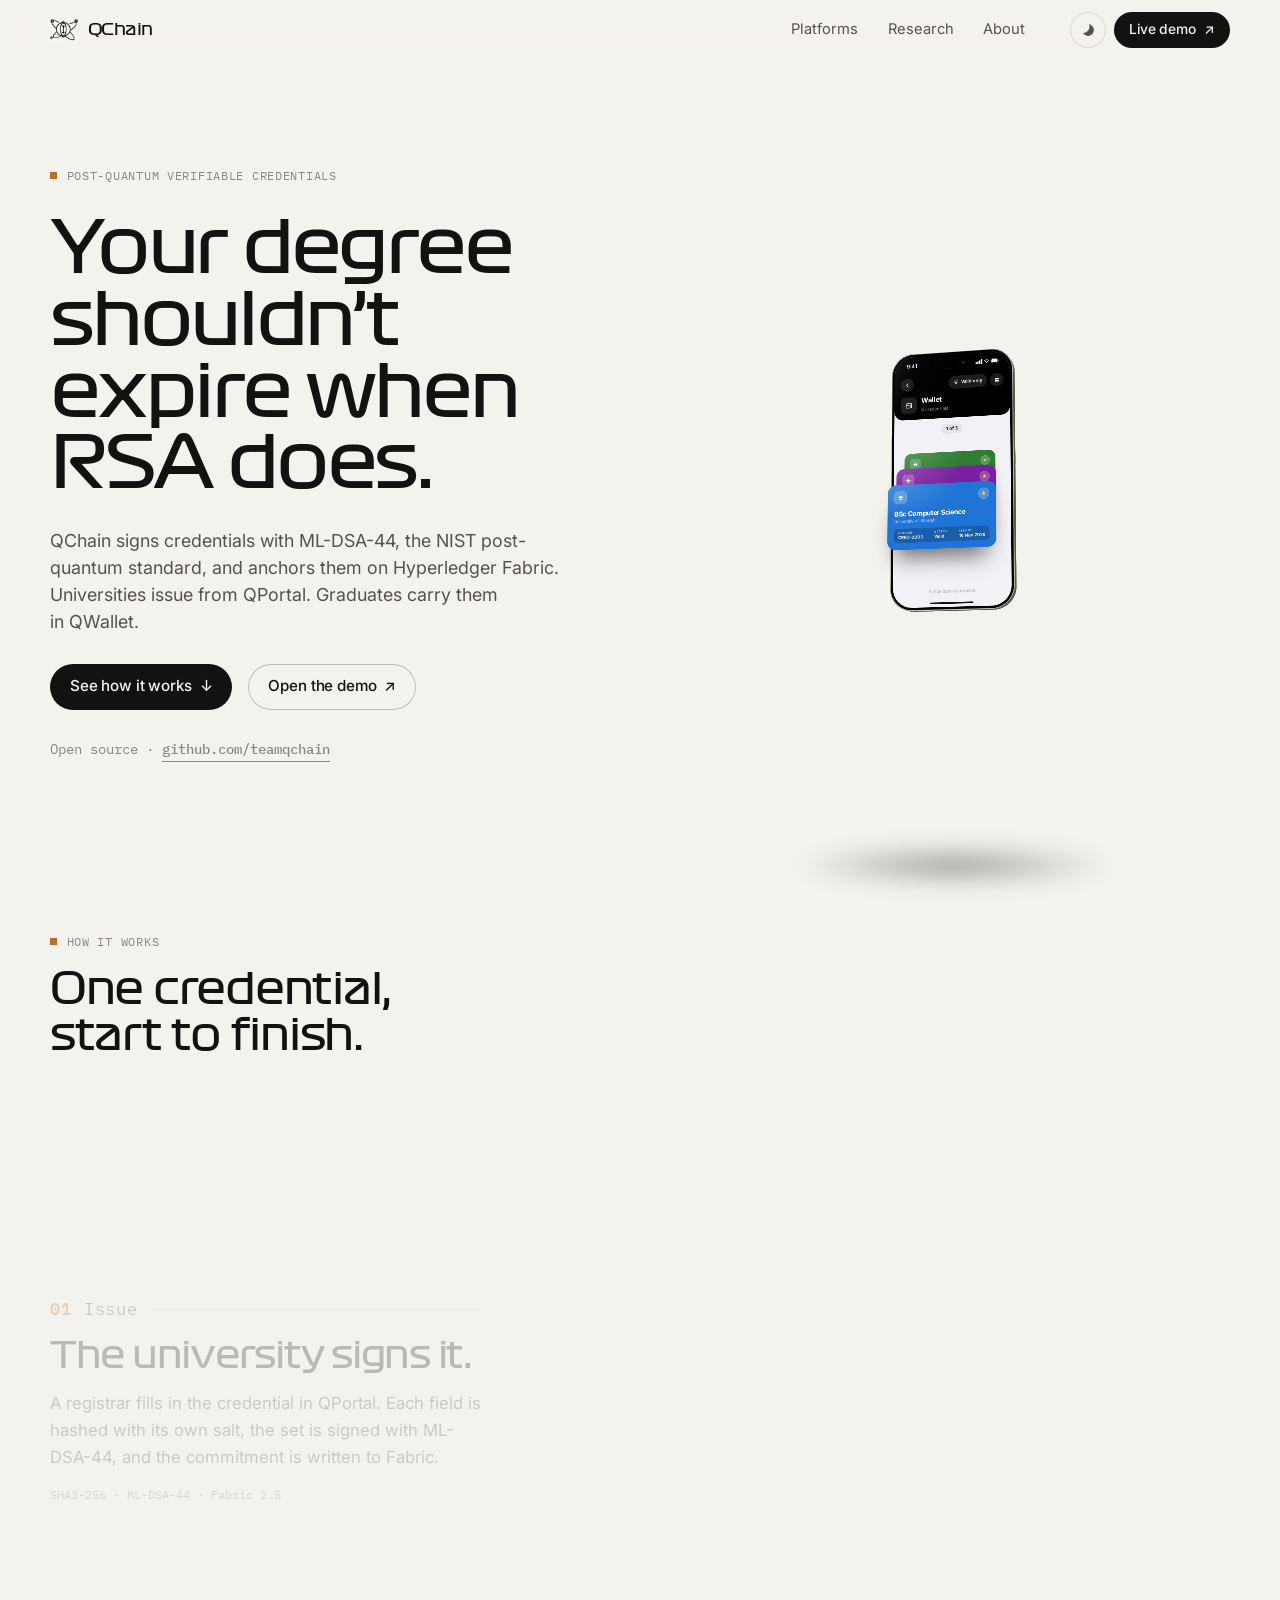
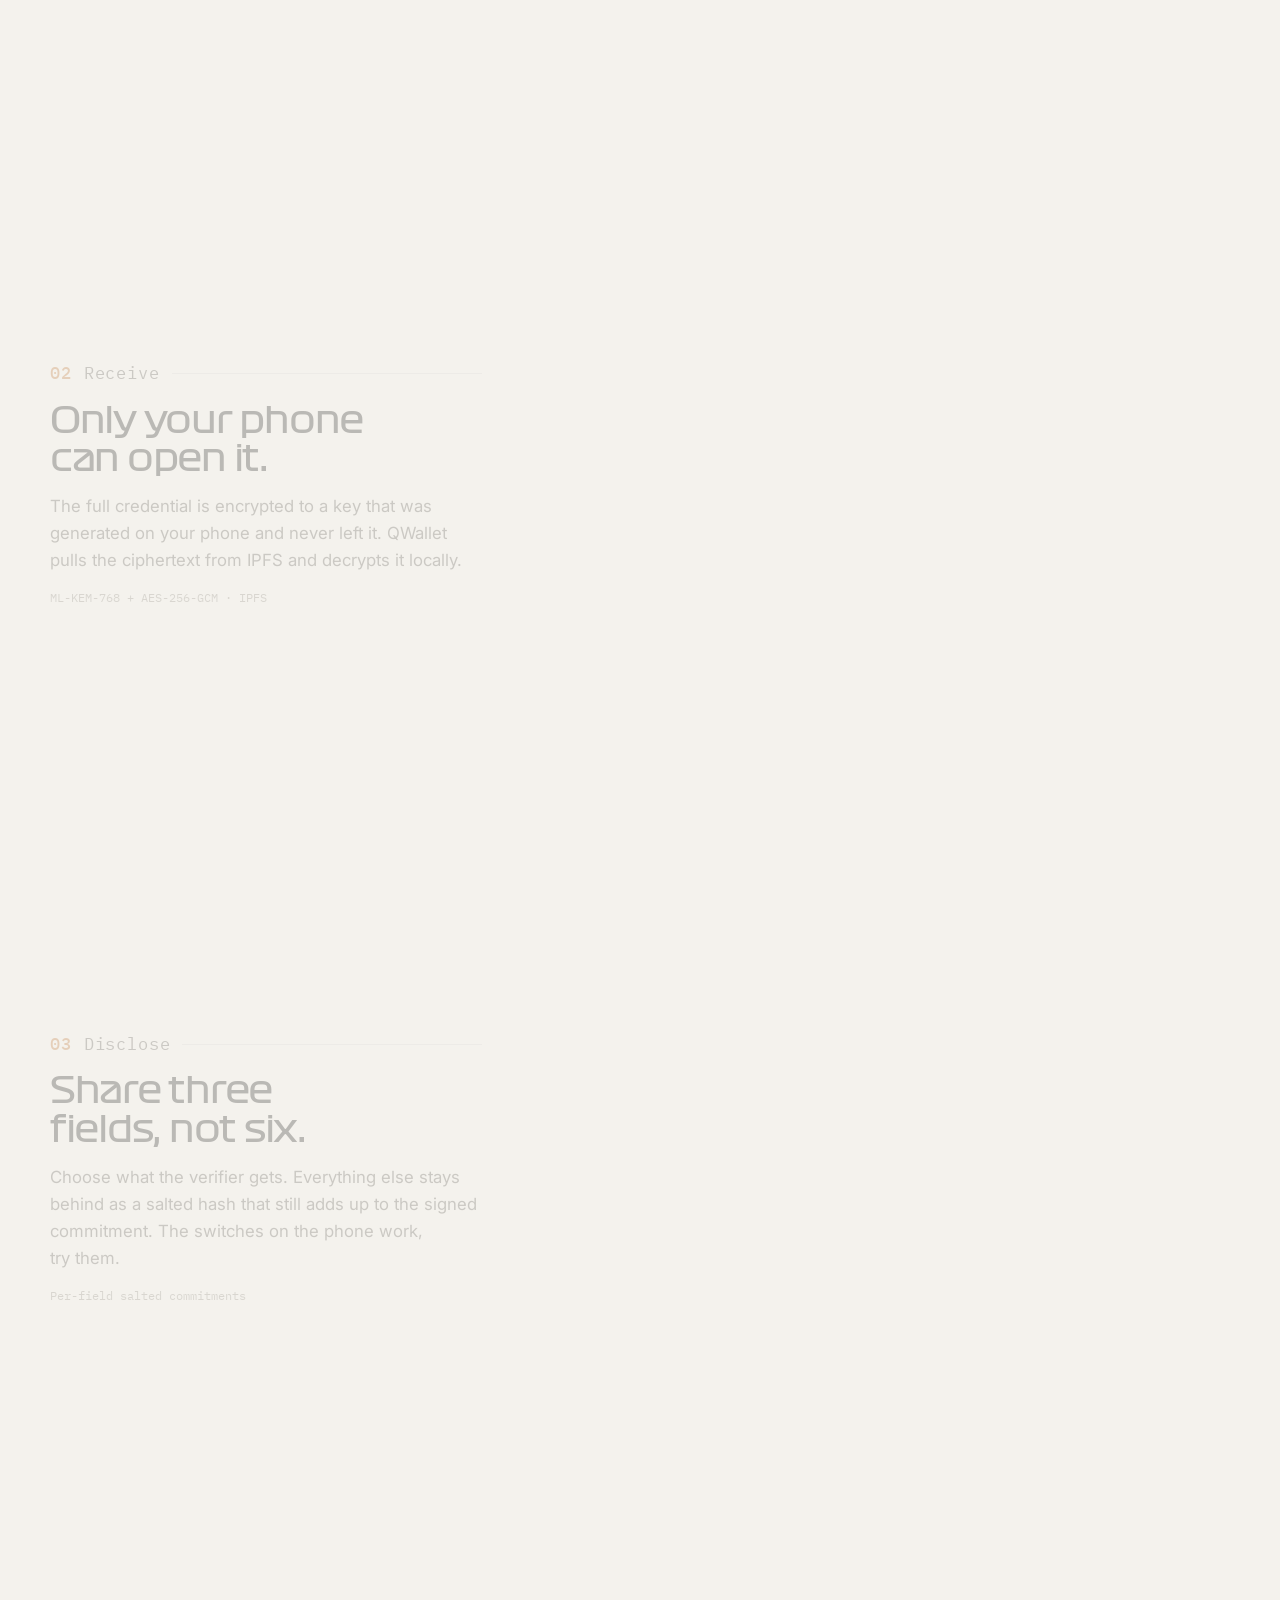
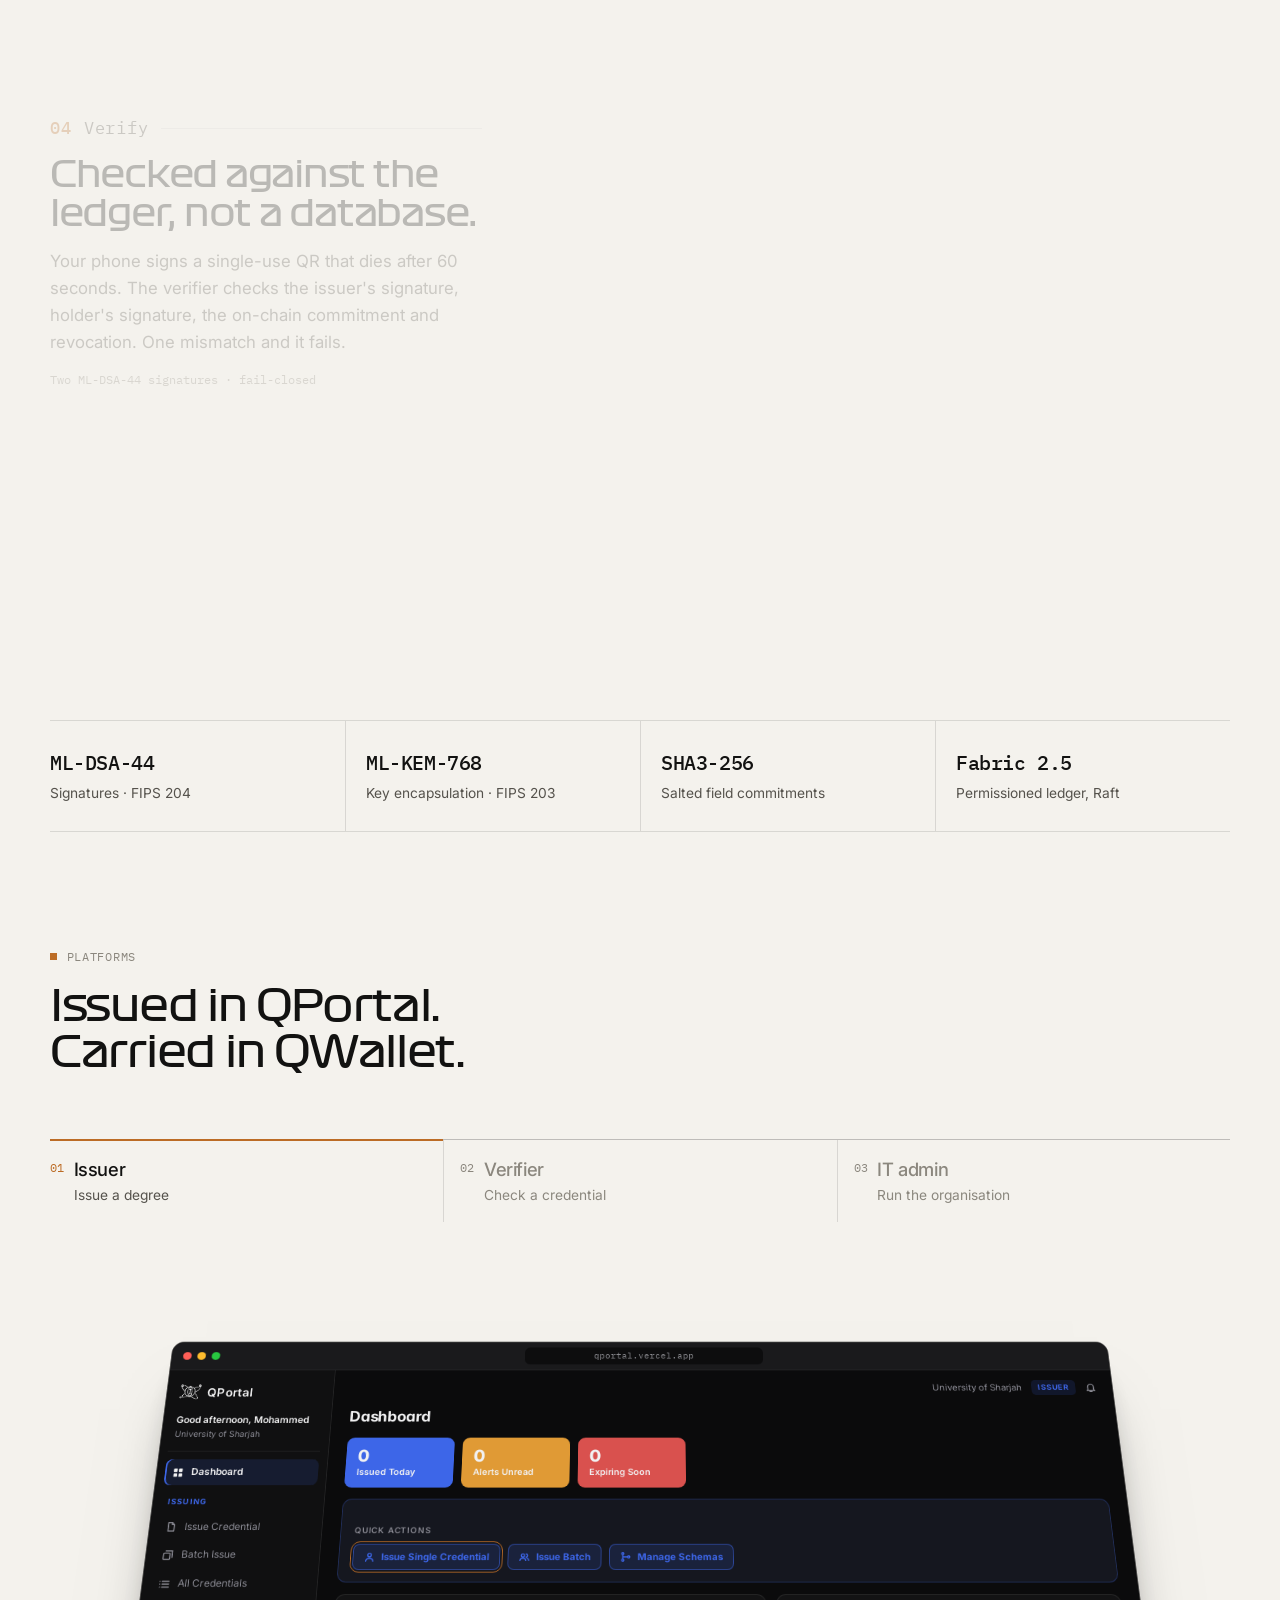
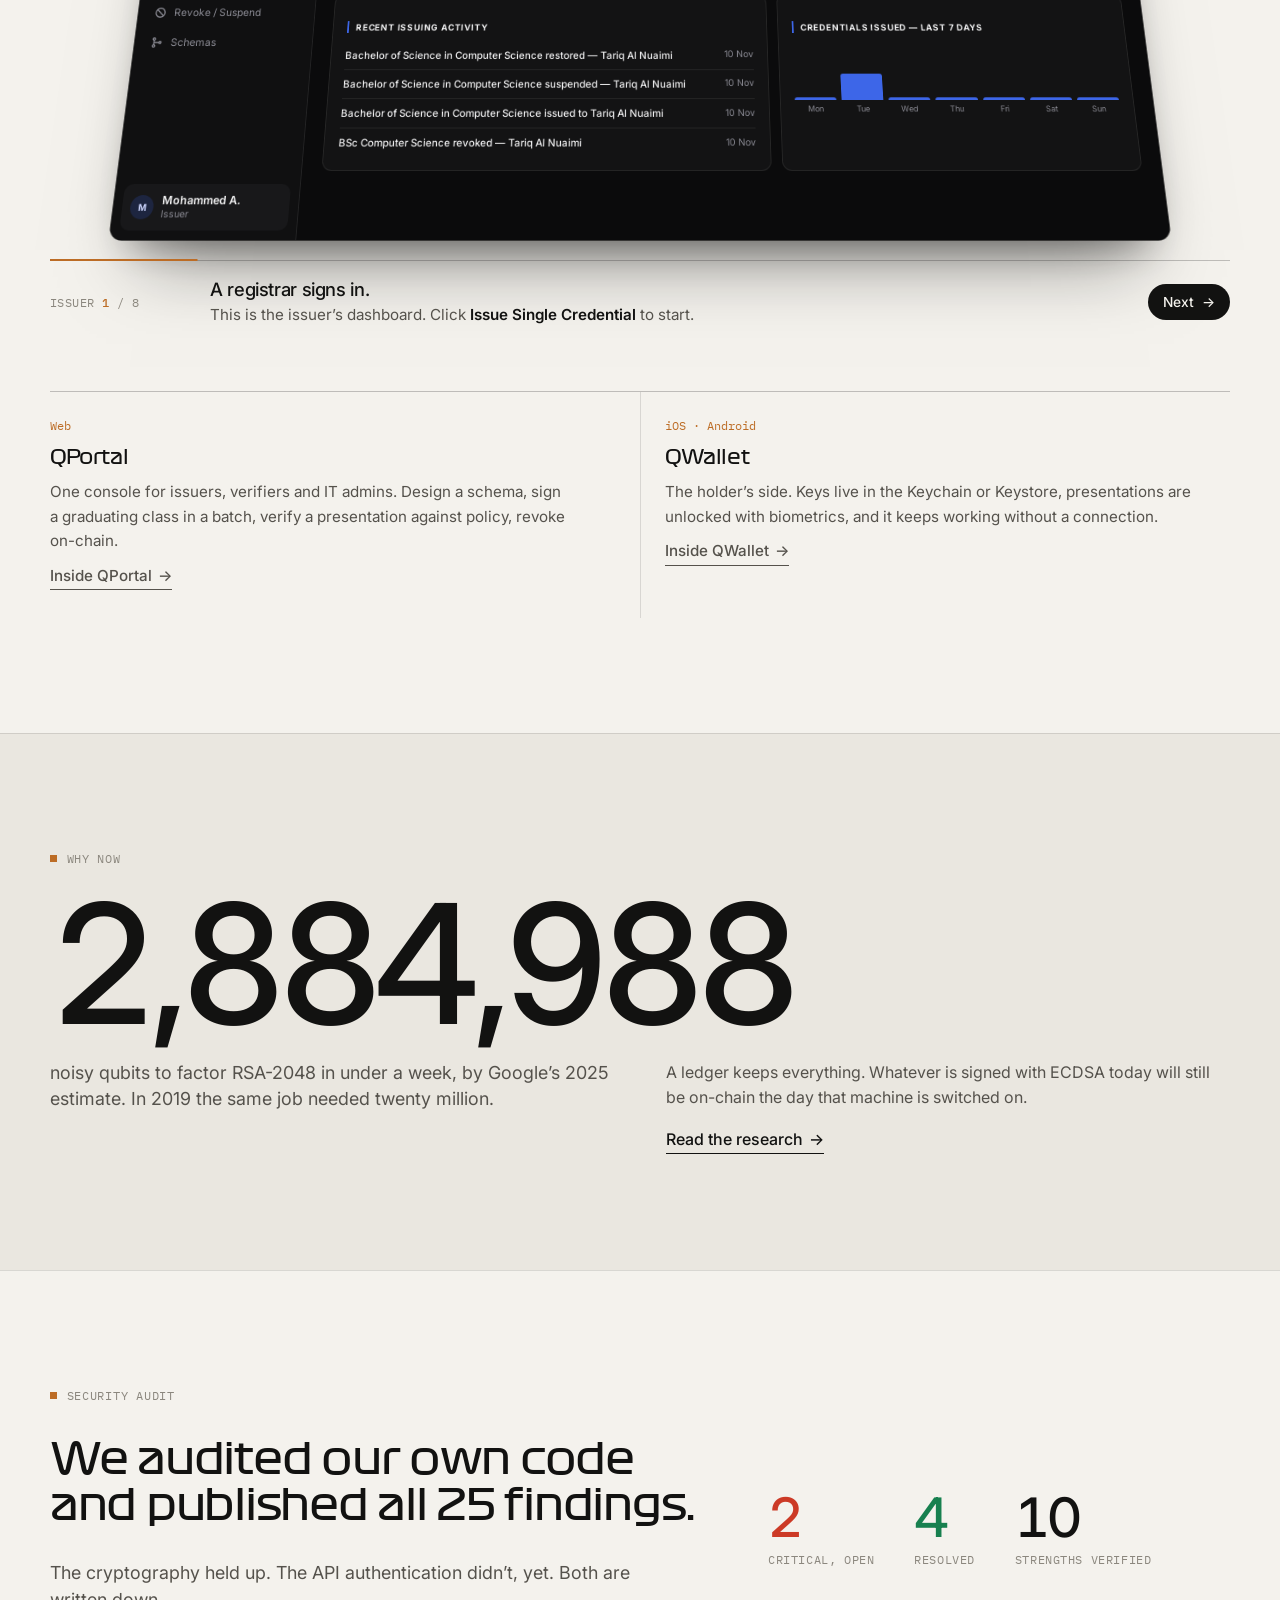
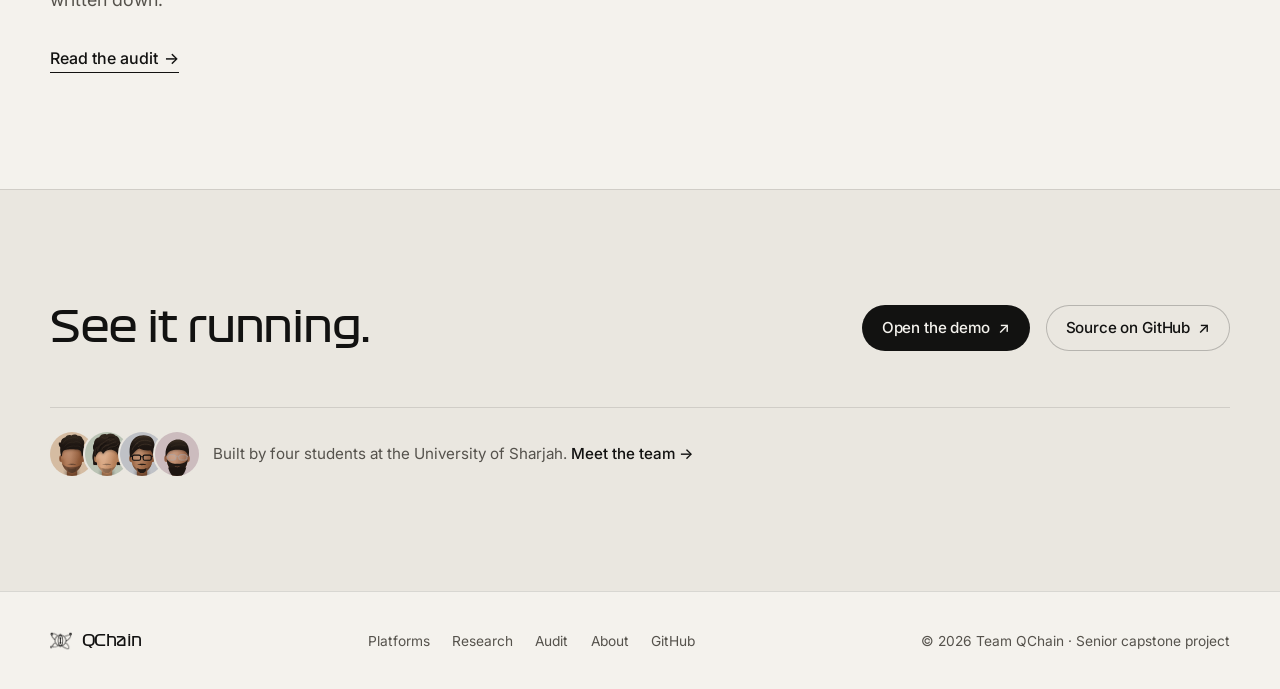
<file: index.html>
<!DOCTYPE html>
<html lang="en">
<head>
    <meta charset="UTF-8">
    <meta name="viewport" content="width=device-width, initial-scale=1.0">
    <script>
        document.documentElement.classList.add('js');
        try {
            if (localStorage.theme === 'dark' ||
                (!('theme' in localStorage) && window.matchMedia('(prefers-color-scheme: dark)').matches)) {
                document.documentElement.classList.add('dark');
            }
        } catch (e) {}
    </script>
    <title>QChain — Post-quantum verifiable credentials</title>
    <meta name="description" content="QChain signs credentials with ML-DSA-44 and anchors them on Hyperledger Fabric. Universities issue from QPortal, graduates carry them in QWallet.">

    <!-- Open Graph / Facebook / LinkedIn / Slack -->
    <meta property="og:type" content="website">
    <meta property="og:url" content="https://teamqchain.github.io/">
    <meta property="og:title" content="QChain — Post-quantum verifiable credentials">
    <meta property="og:description" content="Credentials signed with ML-DSA-44 and anchored on Hyperledger Fabric. Issued from QPortal, carried in QWallet.">
    <meta property="og:image" content="https://teamqchain.github.io/assets/og-image.jpg">
    <meta property="og:image:alt" content="QChain logo">

    <!-- Twitter / X -->
    <meta name="twitter:card" content="summary_large_image">
    <meta name="twitter:url" content="https://teamqchain.github.io/">
    <meta name="twitter:title" content="QChain — Post-quantum verifiable credentials">
    <meta name="twitter:description" content="Credentials signed with ML-DSA-44 and anchored on Hyperledger Fabric. Issued from QPortal, carried in QWallet.">
    <meta name="twitter:image" content="https://teamqchain.github.io/assets/og-image.jpg">

    <link rel="canonical" href="https://teamqchain.github.io/">

    <!-- Schema.org Structured Data -->
    <script type="application/ld+json">
    {
      "@context": "https://schema.org",
      "@graph": [
        {
          "@type": "WebSite",
          "@id": "https://teamqchain.github.io/#website",
          "url": "https://teamqchain.github.io/",
          "name": "QChain",
          "description": "Post-quantum verifiable credentials on Hyperledger Fabric, signed with ML-DSA-44.",
          "publisher": { "@id": "https://teamqchain.github.io/#organization" }
        },
        {
          "@type": "ResearchOrganization",
          "@id": "https://teamqchain.github.io/#organization",
          "name": "QChain",
          "url": "https://teamqchain.github.io/",
          "logo": "https://teamqchain.github.io/assets/qchain_logo.jpeg",
          "image": "https://teamqchain.github.io/assets/og-image.jpg",
          "email": "admin.qchain@gmail.com",
          "sameAs": ["https://github.com/teamqchain"],
          "description": "Undergraduate engineering and research group developing post-quantum cryptographic identity and credential verification systems."
        },
        {
          "@type": "SoftwareApplication",
          "name": "QChain Infrastructure",
          "applicationCategory": "SecurityApplication",
          "operatingSystem": "Linux, macOS, Docker",
          "description": "Credential network on Hyperledger Fabric using lattice-based cryptography (ML-DSA-44 and ML-KEM-768) for post-quantum verifiable credentials.",
          "offers": { "@type": "Offer", "price": "0", "priceCurrency": "USD" }
        }
      ]
    }
    </script>

    <link rel="icon" href="assets/qchain_logo.ico" type="image/x-icon">
    <link rel="preconnect" href="https://fonts.googleapis.com">
    <link rel="preconnect" href="https://fonts.gstatic.com" crossorigin>
    <link href="https://fonts.googleapis.com/css2?family=IBM+Plex+Mono:wght@400;500;600&family=Inter:opsz,wght@14..32,300;14..32,400;14..32,500;14..32,600;14..32,700&display=swap" rel="stylesheet">
    <link rel="stylesheet" href="styles.css">
    <script src="phone.js" defer></script>
    <script src="portal.js" defer></script>
    <script src="team.js" defer></script>
    <script src="script.js" defer></script>
</head>
<body>

    <header class="nav">
        <div class="wrap nav__in">
            <a class="brand" href="index.html"><img src="assets/qchain-mark.webp" alt="" width="28" height="28"><span>QChain</span></a>
            <nav class="nav__links" aria-label="Primary">
                <a href="platforms.html">Platforms</a>
                <a href="research.html">Research</a>
                <a href="about.html">About</a>
            </nav>
            <div class="nav__end">
                <button class="theme-toggle" id="themeBtn" type="button" aria-label="Toggle theme">
                    <svg xmlns="http://www.w3.org/2000/svg" aria-hidden="true" class="theme-toggle__inner-moon" fill="currentColor" viewBox="0 0 32 32">
                        <mask id="moon-mask"><rect x="0" y="0" width="32" height="32" fill="white" /><circle cx="22" cy="10" r="9" fill="black" class="moon-mask-circle" /></mask>
                        <path class="sun-rays" d="M27.5 11.5v-7h-7L16 0l-4.5 4.5h-7v7L0 16l4.5 4.5v7h7L16 32l4.5-4.5h7v-7L32 16l-4.5-4.5zM16 25.4a9.39 9.39 0 1 1 0-18.8 9.39 9.39 0 1 1 0 18.8z" />
                        <circle class="sun-core" cx="16" cy="16" r="8.1" mask="url(#moon-mask)" />
                    </svg>
                </button>
                <a class="btn btn--sm nav__demo" href="https://qportal.vercel.app/" target="_blank" rel="noopener">Live demo <span class="arr">↗</span></a>
                <button class="icon-btn nav__burger" id="navBurger" type="button" aria-label="Menu" aria-expanded="false" aria-controls="navSheet">
                    <svg viewBox="0 0 24 24" fill="none" stroke="currentColor" stroke-width="1.7" stroke-linecap="round"><path d="M4 8h16M4 16h16"/></svg>
                </button>
            </div>
        </div>
        <div class="nav__sheet" id="navSheet">
            <a href="platforms.html">Platforms</a>
            <a href="research.html">Research</a>
            <a href="audit.html">Security audit</a>
            <a href="about.html">About</a>
            <a href="https://qportal.vercel.app/" target="_blank" rel="noopener">Live demo</a>
        </div>
    </header>

    <main>
        <!-- HERO + SCROLL STORY: the phone on the right stays put and acts out each step -->
        <div class="wrap journey">
            <div class="journey__copy">
                <section class="hero" data-step="hero">
                    <p class="kicker" data-reveal>Post-quantum verifiable credentials</p>
                    <h1 class="display" data-reveal="1">Your degree shouldn&rsquo;t expire when RSA does.</h1>
                    <p class="lede" data-reveal="2">
                        QChain signs credentials with ML-DSA-44, the NIST post-quantum standard, and anchors them on Hyperledger Fabric. Universities issue from QPortal. Graduates carry them in QWallet.
                    </p>
                    <div class="row" data-reveal="3">
                        <a class="btn" href="#how">See how it works <span class="arr arr--d">↓</span></a>
                        <a class="btn btn--line" href="https://qportal.vercel.app/" target="_blank" rel="noopener">Open the demo <span class="arr">↗</span></a>
                    </div>
                    <p class="small faint mono" data-reveal="4">Open source &middot; <a class="link" href="https://github.com/teamqchain" target="_blank" rel="noopener">github.com/teamqchain</a></p>
                </section>

                <div class="steps" id="how">
                    <div class="steps__title">
                        <p class="kicker">How it works</p>
                        <h2>One credential, start to finish.</h2>
                    </div>

                    <article class="step" data-step="issue" data-label="Issue">
                        <p class="step__n"><b>01</b> Issue</p>
                        <h3>The university signs it.</h3>
                        <p>A registrar fills in the credential in QPortal. Each field is hashed with its own salt, the set is signed with ML-DSA-44, and the commitment is written to Fabric.</p>
                        <p class="mono">SHA3-256 &middot; ML-DSA-44 &middot; Fabric 2.5</p>
                    </article>

                    <article class="step" data-step="receive" data-label="Receive">
                        <p class="step__n"><b>02</b> Receive</p>
                        <h3>Only your phone can open it.</h3>
                        <p>The full credential is encrypted to a key that was generated on your phone and never left it. QWallet pulls the ciphertext from IPFS and decrypts it locally.</p>
                        <p class="mono">ML-KEM-768 + AES-256-GCM &middot; IPFS</p>
                    </article>

                    <article class="step" data-step="disclose" data-label="Disclose">
                        <p class="step__n"><b>03</b> Disclose</p>
                        <h3>Share three fields, not six.</h3>
                        <p>Choose what the verifier gets. Everything else stays behind as a salted hash that still adds up to the signed commitment. The switches on the phone work, try them.</p>
                        <p class="mono">Per-field salted commitments</p>
                    </article>

                    <article class="step" data-step="verify" data-label="Verify">
                        <p class="step__n"><b>04</b> Verify</p>
                        <h3>Checked against the ledger, not a database.</h3>
                        <p>Your phone signs a single-use QR that dies after 60 seconds. The verifier checks the issuer's signature, holder's signature, the on-chain commitment and revocation. One mismatch and it fails.</p>
                        <p class="mono">Two ML-DSA-44 signatures &middot; fail-closed</p>
                    </article>
                </div>
            </div>

            <div class="journey__stage">
                <div class="stage" data-phone="hero"><div class="stage__meta"></div></div>
            </div>

        </div>

        <!-- SPECS -->
        <div class="wrap">
            <div class="specs">
                <div data-reveal><b>ML-DSA-44</b><span>Signatures &middot; FIPS 204</span></div>
                <div data-reveal="1"><b>ML-KEM-768</b><span>Key encapsulation &middot; FIPS 203</span></div>
                <div data-reveal="2"><b>SHA3-256</b><span>Salted field commitments</span></div>
                <div data-reveal="3"><b>Fabric 2.5</b><span>Permissioned ledger, Raft</span></div>
            </div>
        </div>

        <!-- PLATFORMS -->
        <section class="sec sec--flush">
            <div class="wrap">
                <header class="sec__head">
                    <p class="kicker" data-reveal>Platforms</p>
                    <h2 data-reveal="1">Issued in QPortal. Carried in QWallet.</h2>
                </header>

                <div class="portal" data-portal data-reveal>
                    <noscript><img src="assets/qportal-dashboard.webp" width="2000" height="1133" alt="QPortal dashboard as an IT admin sees it."></noscript>
                </div>

                <div class="cols" style="--n:2; margin-top: clamp(2.5rem, 5vw, 4rem)">
                    <div data-reveal>
                        <span class="n">Web</span>
                        <h3>QPortal</h3>
                        <p>One console for issuers, verifiers and IT admins. Design a schema, sign a graduating class in a batch, verify a presentation against policy, revoke on-chain.</p>
                        <p><a class="link" href="platforms.html#qportal">Inside QPortal <span class="arr">→</span></a></p>
                    </div>
                    <div data-reveal="1">
                        <span class="n">iOS &middot; Android</span>
                        <h3>QWallet</h3>
                        <p>The holder&rsquo;s side. Keys live in the Keychain or Keystore, presentations are unlocked with biometrics, and it keeps working without a connection.</p>
                        <p><a class="link" href="platforms.html#qwallet">Inside QWallet <span class="arr">→</span></a></p>
                    </div>
                </div>
            </div>
        </section>

        <!-- WHY NOW -->
        <section class="sec sec--tint">
            <div class="wrap">
                <div class="fact">
                    <p class="kicker" data-reveal>Why now</p>
                    <p class="fact__n" data-reveal><span data-count-from="20000000" data-count-to="1000000" data-prefix="&lt;">20,000,000</span></p>
                    <div class="split">
                        <p class="col-6 lede" data-reveal>
                            noisy qubits to factor RSA-2048 in under a week, by Google&rsquo;s 2025 estimate. In 2019 the same job needed twenty million.
                        </p>
                        <div class="col-6 stack" data-reveal="1">
                            <p class="muted">A ledger keeps everything. Whatever is signed with ECDSA today will still be on-chain the day that machine is switched on.</p>
                            <p><a class="link" href="research.html">Read the research <span class="arr">→</span></a></p>
                        </div>
                    </div>
                </div>
            </div>
        </section>

        <!-- AUDIT -->
        <section class="sec">
            <div class="wrap split split--center">
                <div class="col-7 stack-lg">
                    <p class="kicker" data-reveal>Security audit</p>
                    <h2 data-reveal="1">We audited our own code and published all 25 findings.</h2>
                    <p class="lede" data-reveal="2">The cryptography held up. The API authentication didn&rsquo;t, yet. Both are written down.</p>
                    <p data-reveal="3"><a class="link" href="audit.html">Read the audit <span class="arr">→</span></a></p>
                </div>
                <div class="col-5 counts" data-reveal="2">
                    <div><b class="c-bad">2</b><span>Critical, open</span></div>
                    <div><b class="c-ok">4</b><span>Resolved</span></div>
                    <div><b>10</b><span>Strengths verified</span></div>
                </div>
            </div>
        </section>

        <!-- CLOSING -->
        <section class="sec sec--tint">
            <div class="wrap closing">
                <h2 data-reveal>See it running.</h2>
                <div class="row" data-reveal="1">
                    <a class="btn" href="https://qportal.vercel.app/" target="_blank" rel="noopener">Open the demo <span class="arr">↗</span></a>
                    <a class="btn btn--line" href="https://github.com/teamqchain" target="_blank" rel="noopener">Source on GitHub <span class="arr">↗</span></a>
                </div>
            </div>
            <div class="wrap">
                <p class="crew" data-reveal>
                    <span class="crew__faces"><span data-avatar="nihal" data-crop="head"></span><span data-avatar="obeid" data-crop="head"></span><span data-avatar="haris" data-crop="head"></span><span data-avatar="maqqavi" data-crop="head"></span></span>
                    <span>Built by four students at the University of Sharjah. <a href="about.html">Meet the team →</a></span>
                </p>
            </div>
        </section>
    </main>

    <footer class="foot">
        <div class="wrap foot__in">
            <a class="brand" href="index.html"><img src="assets/qchain-mark.webp" alt="" width="22" height="22"><span>QChain</span></a>
            <nav aria-label="Footer">
                <a href="platforms.html">Platforms</a>
                <a href="research.html">Research</a>
                <a href="audit.html">Audit</a>
                <a href="about.html">About</a>
                <a href="https://github.com/teamqchain" target="_blank" rel="noopener">GitHub</a>
            </nav>
            <p>&copy; 2026 Team QChain &middot; Senior capstone project</p>
        </div>
    </footer>
</body>
</html>
</file>
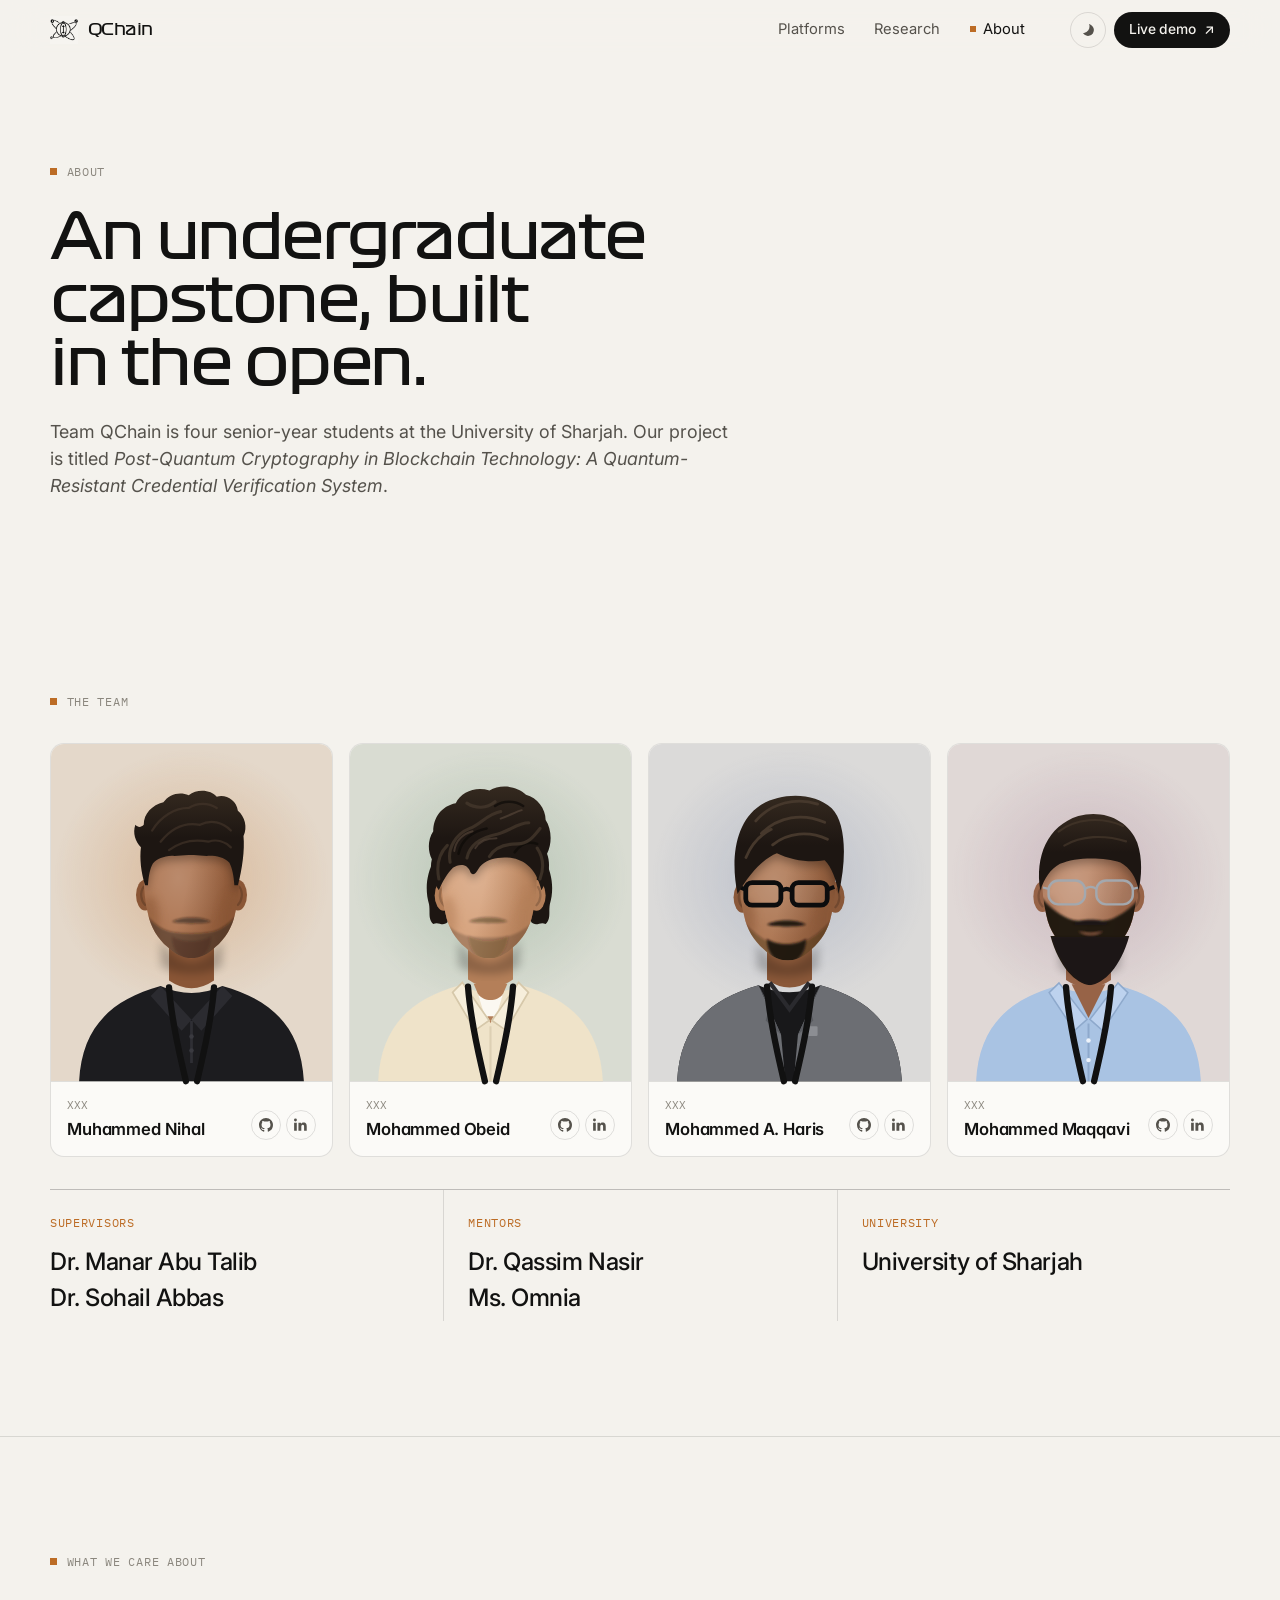
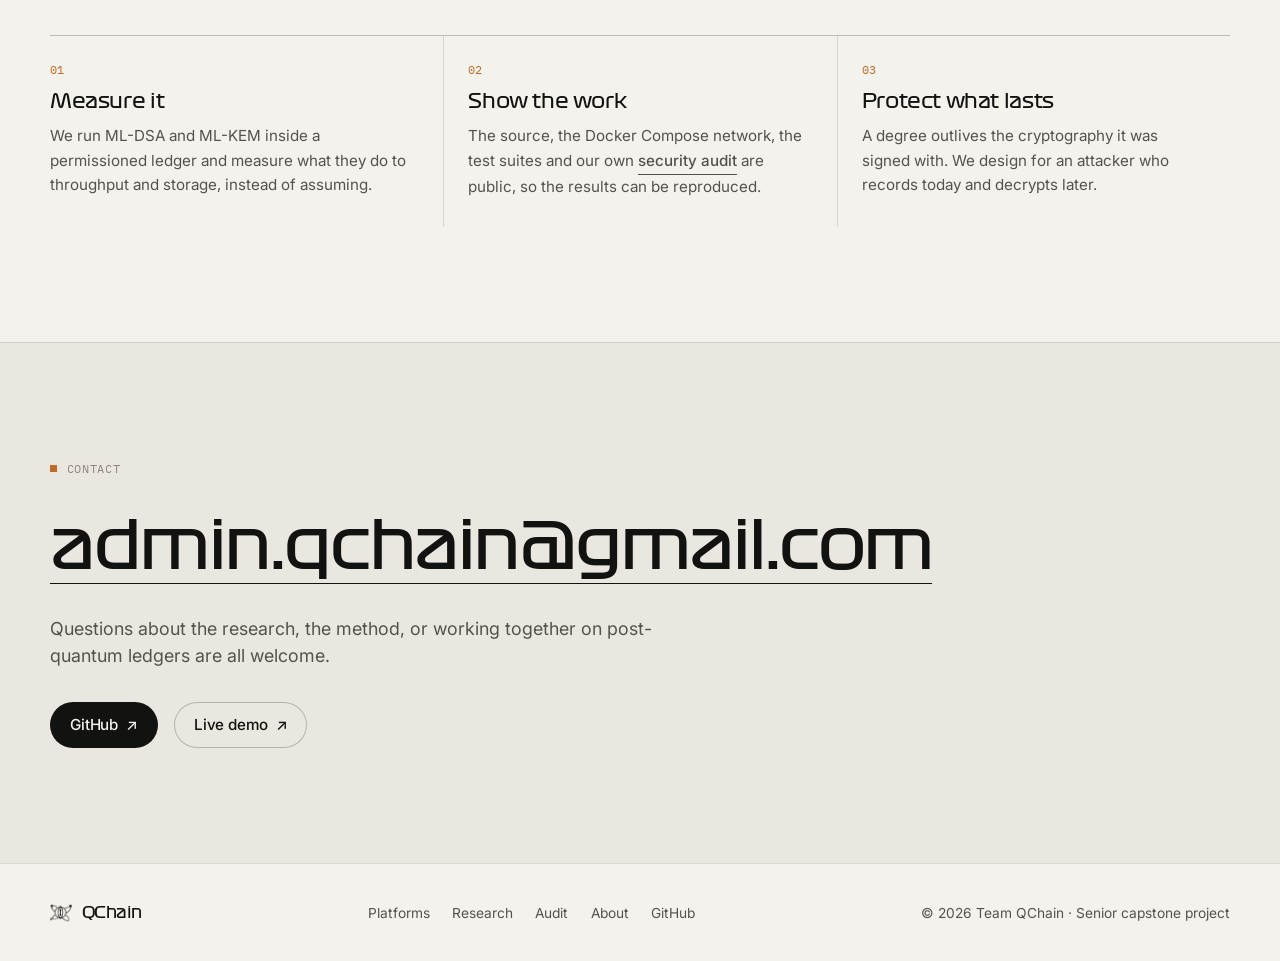
<file: about.html>
<!DOCTYPE html>
<html lang="en">
<head>
    <meta charset="UTF-8">
    <meta name="viewport" content="width=device-width, initial-scale=1.0">
    <script>
        document.documentElement.classList.add('js');
        try {
            if (localStorage.theme === 'dark' ||
                (!('theme' in localStorage) && window.matchMedia('(prefers-color-scheme: dark)').matches)) {
                document.documentElement.classList.add('dark');
            }
        } catch (e) {}
    </script>
    <title>About Us — QChain</title>
    <meta name="title" content="About Us — QChain">
    <meta name="description" content="Meet Team QChain: four University of Sharjah students building quantum-resistant credential verification.">

    <!-- Open Graph / Facebook / LinkedIn / Slack -->
    <meta property="og:type" content="website">
    <meta property="og:url" content="https://teamqchain.github.io/about.html">
    <meta property="og:title" content="About Us — QChain">
    <meta property="og:description" content="Meet Team QChain: four University of Sharjah students building quantum-resistant credential verification.">
    <meta property="og:image" content="https://teamqchain.github.io/assets/og-image.jpg">
    <meta property="og:image:alt" content="Team QChain">

    <!-- Twitter / X -->
    <meta name="twitter:card" content="summary_large_image">
    <meta name="twitter:url" content="https://teamqchain.github.io/about.html">
    <meta name="twitter:title" content="About Us — QChain">
    <meta name="twitter:description" content="Meet Team QChain: four University of Sharjah students building quantum-resistant credential verification.">
    <meta name="twitter:image" content="https://teamqchain.github.io/assets/og-image.jpg">

    <link rel="canonical" href="https://teamqchain.github.io/about.html">

    <!-- Schema.org Structured Data -->
    <script type="application/ld+json">
    {
      "@context": "https://schema.org",
      "@type": "AboutPage",
      "@id": "https://teamqchain.github.io/about.html#webpage",
      "url": "https://teamqchain.github.io/about.html",
      "name": "About Us — Team QChain",
      "description": "Meet Team QChain: four University of Sharjah students building quantum-resistant credential verification.",
      "mainEntity": {
        "@type": "EducationalOrganization",
        "@id": "https://teamqchain.github.io/#organization",
        "name": "Team QChain",
        "url": "https://teamqchain.github.io/",
        "logo": "https://teamqchain.github.io/assets/qchain_logo.jpeg",
        "image": "https://teamqchain.github.io/assets/og-image.jpg",
        "email": "admin.qchain@gmail.com",
        "sameAs": [
          "https://github.com/teamqchain"
        ],
        "description": "Undergraduate research and engineering group building Post-Quantum Cryptography in Blockchain Technology: A Quantum-Resistant Credential Verification System."
      }
    }
    </script>
    <link rel="icon" href="assets/qchain_logo.ico" type="image/x-icon">
    <link rel="preconnect" href="https://fonts.googleapis.com">
    <link rel="preconnect" href="https://fonts.gstatic.com" crossorigin>
    <link href="https://fonts.googleapis.com/css2?family=IBM+Plex+Mono:wght@400;500;600&family=Inter:opsz,wght@14..32,300;14..32,400;14..32,500;14..32,600;14..32,700&display=swap" rel="stylesheet">
    <link rel="stylesheet" href="styles.css">
    <script src="team.js" defer></script>
    <script src="script.js" defer></script>
</head>
<body>

    <header class="nav">
        <div class="wrap nav__in">
            <a class="brand" href="index.html"><img src="assets/qchain-mark.webp" alt="" width="28" height="28"><span>QChain</span></a>
            <nav class="nav__links" aria-label="Primary">
                <a href="platforms.html">Platforms</a>
                <a href="research.html">Research</a>
                <a href="about.html" aria-current="page">About</a>
            </nav>
            <div class="nav__end">
                <button class="theme-toggle" id="themeBtn" type="button" aria-label="Toggle theme">
                    <svg xmlns="http://www.w3.org/2000/svg" aria-hidden="true" class="theme-toggle__inner-moon" fill="currentColor" viewBox="0 0 32 32">
                        <mask id="moon-mask"><rect x="0" y="0" width="32" height="32" fill="white" /><circle cx="22" cy="10" r="9" fill="black" class="moon-mask-circle" /></mask>
                        <path class="sun-rays" d="M27.5 11.5v-7h-7L16 0l-4.5 4.5h-7v7L0 16l4.5 4.5v7h7L16 32l4.5-4.5h7v-7L32 16l-4.5-4.5zM16 25.4a9.39 9.39 0 1 1 0-18.8 9.39 9.39 0 1 1 0 18.8z" />
                        <circle class="sun-core" cx="16" cy="16" r="8.1" mask="url(#moon-mask)" />
                    </svg>
                </button>
                <a class="btn btn--sm nav__demo" href="https://qportal.vercel.app/" target="_blank" rel="noopener">Live demo <span class="arr">↗</span></a>
                <button class="icon-btn nav__burger" id="navBurger" type="button" aria-label="Menu" aria-expanded="false" aria-controls="navSheet">
                    <svg viewBox="0 0 24 24" fill="none" stroke="currentColor" stroke-width="1.7" stroke-linecap="round"><path d="M4 8h16M4 16h16"/></svg>
                </button>
            </div>
        </div>
        <div class="nav__sheet" id="navSheet">
            <a href="platforms.html">Platforms</a>
            <a href="research.html">Research</a>
            <a href="audit.html">Security audit</a>
            <a href="about.html" aria-current="page">About</a>
            <a href="https://qportal.vercel.app/" target="_blank" rel="noopener">Live demo</a>
        </div>
    </header>

    <main>
        <header class="wrap phead">
            <p class="kicker" data-reveal>About</p>
            <h1 class="h-page" data-reveal="1" style="max-width: 13em">An undergraduate capstone, built in the open.</h1>
            <p class="lede" data-reveal="2" style="max-width: 38em">
                Team QChain is four senior-year students at the University of Sharjah. Our project is titled <em>Post-Quantum Cryptography in Blockchain Technology: A Quantum-Resistant Credential Verification System</em>.
            </p>
        </header>

        <section class="sec sec--flush">
            <div class="wrap stack-lg">
                <p class="kicker" data-reveal>The team</p>
                <div class="team">
                    <article class="mate" data-reveal="0">
                        <span class="mate__av" data-avatar="nihal"></span>
                        <div class="mate__meta">
                            <div><span class="n">XXX</span><h3>Muhammed Nihal</h3></div>
                            <div class="mate__links">
                                <a href="https://github.com/nihvp" target="_blank" rel="noopener" aria-label="Muhammed Nihal on GitHub"><svg viewBox="0 0 16 16" fill="currentColor" aria-hidden="true"><path d="M8 0C3.58 0 0 3.58 0 8c0 3.54 2.29 6.53 5.47 7.59.4.07.55-.17.55-.38 0-.19-.01-.82-.01-1.49-2.01.37-2.53-.49-2.69-.94-.09-.23-.48-.94-.82-1.13-.28-.15-.68-.52-.01-.53.63-.01 1.08.58 1.23.82.72 1.21 1.87.87 2.33.66.07-.52.28-.87.51-1.07-1.78-.2-3.64-.89-3.64-3.95 0-.87.31-1.59.82-2.15-.08-.2-.36-1.02.08-2.12 0 0 .67-.21 2.2.82.64-.18 1.32-.27 2-.27s1.36.09 2 .27c1.53-1.04 2.2-.82 2.2-.82.44 1.1.16 1.92.08 2.12.51.56.82 1.27.82 2.15 0 3.07-1.87 3.75-3.65 3.95.29.25.54.73.54 1.48 0 1.07-.01 1.93-.01 2.2 0 .21.15.46.55.38A8.01 8.01 0 0 0 16 8c0-4.42-3.58-8-8-8z"/></svg></a>
                                <a href="https://www.linkedin.com/in/mnih" target="_blank" rel="noopener" aria-label="Muhammed Nihal on LinkedIn"><svg viewBox="0 0 24 24" fill="currentColor" aria-hidden="true"><path d="M4.98 3.5a2.48 2.5 0 1 1-4.96 0 2.48 2.5 0 0 1 4.96 0zM.22 8h4.56v14H.22V8zm7.4 0h4.37v1.92h.06c.61-1.15 2.1-2.36 4.32-2.36 4.62 0 5.47 3.04 5.47 6.99V22h-4.56v-6.62c0-1.58-.03-3.61-2.2-3.61-2.2 0-2.54 1.72-2.54 3.51V22H7.62V8z"/></svg></a>
                            </div>
                        </div>
                    </article>
                    <article class="mate" data-reveal="1">
                        <span class="mate__av" data-avatar="obeid"></span>
                        <div class="mate__meta">
                            <div><span class="n">XXX</span><h3>Mohammed Obeid</h3></div>
                            <div class="mate__links"> <!-- TODO: real GitHub and LinkedIn links -->
                                <a href="#" target="_blank" rel="noopener" aria-label="Mohammed Obeid on GitHub"><svg viewBox="0 0 16 16" fill="currentColor" aria-hidden="true"><path d="M8 0C3.58 0 0 3.58 0 8c0 3.54 2.29 6.53 5.47 7.59.4.07.55-.17.55-.38 0-.19-.01-.82-.01-1.49-2.01.37-2.53-.49-2.69-.94-.09-.23-.48-.94-.82-1.13-.28-.15-.68-.52-.01-.53.63-.01 1.08.58 1.23.82.72 1.21 1.87.87 2.33.66.07-.52.28-.87.51-1.07-1.78-.2-3.64-.89-3.64-3.95 0-.87.31-1.59.82-2.15-.08-.2-.36-1.02.08-2.12 0 0 .67-.21 2.2.82.64-.18 1.32-.27 2-.27s1.36.09 2 .27c1.53-1.04 2.2-.82 2.2-.82.44 1.1.16 1.92.08 2.12.51.56.82 1.27.82 2.15 0 3.07-1.87 3.75-3.65 3.95.29.25.54.73.54 1.48 0 1.07-.01 1.93-.01 2.2 0 .21.15.46.55.38A8.01 8.01 0 0 0 16 8c0-4.42-3.58-8-8-8z"/></svg></a>
                                <a href="#" target="_blank" rel="noopener" aria-label="Mohammed Obeid on LinkedIn"><svg viewBox="0 0 24 24" fill="currentColor" aria-hidden="true"><path d="M4.98 3.5a2.48 2.5 0 1 1-4.96 0 2.48 2.5 0 0 1 4.96 0zM.22 8h4.56v14H.22V8zm7.4 0h4.37v1.92h.06c.61-1.15 2.1-2.36 4.32-2.36 4.62 0 5.47 3.04 5.47 6.99V22h-4.56v-6.62c0-1.58-.03-3.61-2.2-3.61-2.2 0-2.54 1.72-2.54 3.51V22H7.62V8z"/></svg></a>
                            </div>
                        </div>
                    </article>
                    <article class="mate" data-reveal="2">
                        <span class="mate__av" data-avatar="haris"></span>
                        <div class="mate__meta">
                            <div><span class="n">XXX</span><h3>Mohammed A. Haris</h3></div>
                            <div class="mate__links"> <!-- TODO: real GitHub and LinkedIn links -->
                                <a href="#" target="_blank" rel="noopener" aria-label="Mohammed A. Haris on GitHub"><svg viewBox="0 0 16 16" fill="currentColor" aria-hidden="true"><path d="M8 0C3.58 0 0 3.58 0 8c0 3.54 2.29 6.53 5.47 7.59.4.07.55-.17.55-.38 0-.19-.01-.82-.01-1.49-2.01.37-2.53-.49-2.69-.94-.09-.23-.48-.94-.82-1.13-.28-.15-.68-.52-.01-.53.63-.01 1.08.58 1.23.82.72 1.21 1.87.87 2.33.66.07-.52.28-.87.51-1.07-1.78-.2-3.64-.89-3.64-3.95 0-.87.31-1.59.82-2.15-.08-.2-.36-1.02.08-2.12 0 0 .67-.21 2.2.82.64-.18 1.32-.27 2-.27s1.36.09 2 .27c1.53-1.04 2.2-.82 2.2-.82.44 1.1.16 1.92.08 2.12.51.56.82 1.27.82 2.15 0 3.07-1.87 3.75-3.65 3.95.29.25.54.73.54 1.48 0 1.07-.01 1.93-.01 2.2 0 .21.15.46.55.38A8.01 8.01 0 0 0 16 8c0-4.42-3.58-8-8-8z"/></svg></a>
                                <a href="#" target="_blank" rel="noopener" aria-label="Mohammed A. Haris on LinkedIn"><svg viewBox="0 0 24 24" fill="currentColor" aria-hidden="true"><path d="M4.98 3.5a2.48 2.5 0 1 1-4.96 0 2.48 2.5 0 0 1 4.96 0zM.22 8h4.56v14H.22V8zm7.4 0h4.37v1.92h.06c.61-1.15 2.1-2.36 4.32-2.36 4.62 0 5.47 3.04 5.47 6.99V22h-4.56v-6.62c0-1.58-.03-3.61-2.2-3.61-2.2 0-2.54 1.72-2.54 3.51V22H7.62V8z"/></svg></a>
                            </div>
                        </div>
                    </article>
                    <article class="mate" data-reveal="3">
                        <span class="mate__av" data-avatar="maqqavi"></span>
                        <div class="mate__meta">
                            <div><span class="n">XXX</span><h3>Mohammed Maqqavi</h3></div>
                            <div class="mate__links"> <!-- TODO: real GitHub and LinkedIn links -->
                                <a href="#" target="_blank" rel="noopener" aria-label="Mohammed Maqqavi on GitHub"><svg viewBox="0 0 16 16" fill="currentColor" aria-hidden="true"><path d="M8 0C3.58 0 0 3.58 0 8c0 3.54 2.29 6.53 5.47 7.59.4.07.55-.17.55-.38 0-.19-.01-.82-.01-1.49-2.01.37-2.53-.49-2.69-.94-.09-.23-.48-.94-.82-1.13-.28-.15-.68-.52-.01-.53.63-.01 1.08.58 1.23.82.72 1.21 1.87.87 2.33.66.07-.52.28-.87.51-1.07-1.78-.2-3.64-.89-3.64-3.95 0-.87.31-1.59.82-2.15-.08-.2-.36-1.02.08-2.12 0 0 .67-.21 2.2.82.64-.18 1.32-.27 2-.27s1.36.09 2 .27c1.53-1.04 2.2-.82 2.2-.82.44 1.1.16 1.92.08 2.12.51.56.82 1.27.82 2.15 0 3.07-1.87 3.75-3.65 3.95.29.25.54.73.54 1.48 0 1.07-.01 1.93-.01 2.2 0 .21.15.46.55.38A8.01 8.01 0 0 0 16 8c0-4.42-3.58-8-8-8z"/></svg></a>
                                <a href="#" target="_blank" rel="noopener" aria-label="Mohammed Maqqavi on LinkedIn"><svg viewBox="0 0 24 24" fill="currentColor" aria-hidden="true"><path d="M4.98 3.5a2.48 2.5 0 1 1-4.96 0 2.48 2.5 0 0 1 4.96 0zM.22 8h4.56v14H.22V8zm7.4 0h4.37v1.92h.06c.61-1.15 2.1-2.36 4.32-2.36 4.62 0 5.47 3.04 5.47 6.99V22h-4.56v-6.62c0-1.58-.03-3.61-2.2-3.61-2.2 0-2.54 1.72-2.54 3.51V22H7.62V8z"/></svg></a>
                            </div>
                        </div>
                    </article>
                </div>
                <div class="guides" data-reveal>
                    <div>
                        <span class="n">Supervisors</span>
                        <ul><li>Dr. Manar Abu Talib</li><li>Dr. Sohail Abbas</li></ul>
                    </div>
                    <div>
                        <span class="n">Mentors</span>
                        <ul><li>Dr. Qassim Nasir</li><li>Ms. Omnia</li></ul>
                    </div>
                    <div>
                        <span class="n">University</span>
                        <ul><li>University of Sharjah</li></ul>
                    </div>
                </div>
            </div>
        </section>

        <section class="sec">
            <div class="wrap">
                <header class="sec__head">
                    <p class="kicker" data-reveal>What we care about</p>
                </header>
                <div class="cols">
                    <div data-reveal>
                        <span class="n">01</span>
                        <h3>Measure it</h3>
                        <p>We run ML-DSA and ML-KEM inside a permissioned ledger and measure what they do to throughput and storage, instead of assuming.</p>
                    </div>
                    <div data-reveal="1">
                        <span class="n">02</span>
                        <h3>Show the work</h3>
                        <p>The source, the Docker Compose network, the test suites and our own <a class="link" href="audit.html">security audit</a> are public, so the results can be reproduced.</p>
                    </div>
                    <div data-reveal="2">
                        <span class="n">03</span>
                        <h3>Protect what lasts</h3>
                        <p>A degree outlives the cryptography it was signed with. We design for an attacker who records today and decrypts later.</p>
                    </div>
                </div>
            </div>
        </section>

        <section class="sec sec--tint">
            <div class="wrap stack-lg">
                <p class="kicker" data-reveal>Contact</p>
                <h2 data-reveal="1" style="font-size: clamp(1.7rem, 5.4vw, 4.2rem); letter-spacing: -0.045em">
                    <a class="link" href="mailto:admin.qchain@gmail.com">admin.qchain@gmail.com</a>
                </h2>
                <p class="lede" data-reveal="2">Questions about the research, the method, or working together on post-quantum ledgers are all welcome.</p>
                <div class="row" data-reveal="3">
                    <a class="btn" href="https://github.com/teamqchain" target="_blank" rel="noopener">GitHub <span class="arr">↗</span></a>
                    <a class="btn btn--line" href="https://qportal.vercel.app/" target="_blank" rel="noopener">Live demo <span class="arr">↗</span></a>
                </div>
            </div>
        </section>
    </main>

    <footer class="foot">
        <div class="wrap foot__in">
            <a class="brand" href="index.html"><img src="assets/qchain-mark.webp" alt="" width="22" height="22"><span>QChain</span></a>
            <nav aria-label="Footer">
                <a href="platforms.html">Platforms</a>
                <a href="research.html">Research</a>
                <a href="audit.html">Audit</a>
                <a href="about.html">About</a>
                <a href="https://github.com/teamqchain" target="_blank" rel="noopener">GitHub</a>
            </nav>
            <p>&copy; 2026 Team QChain &middot; Senior capstone project</p>
        </div>
    </footer>
</body>
</html>
</file>
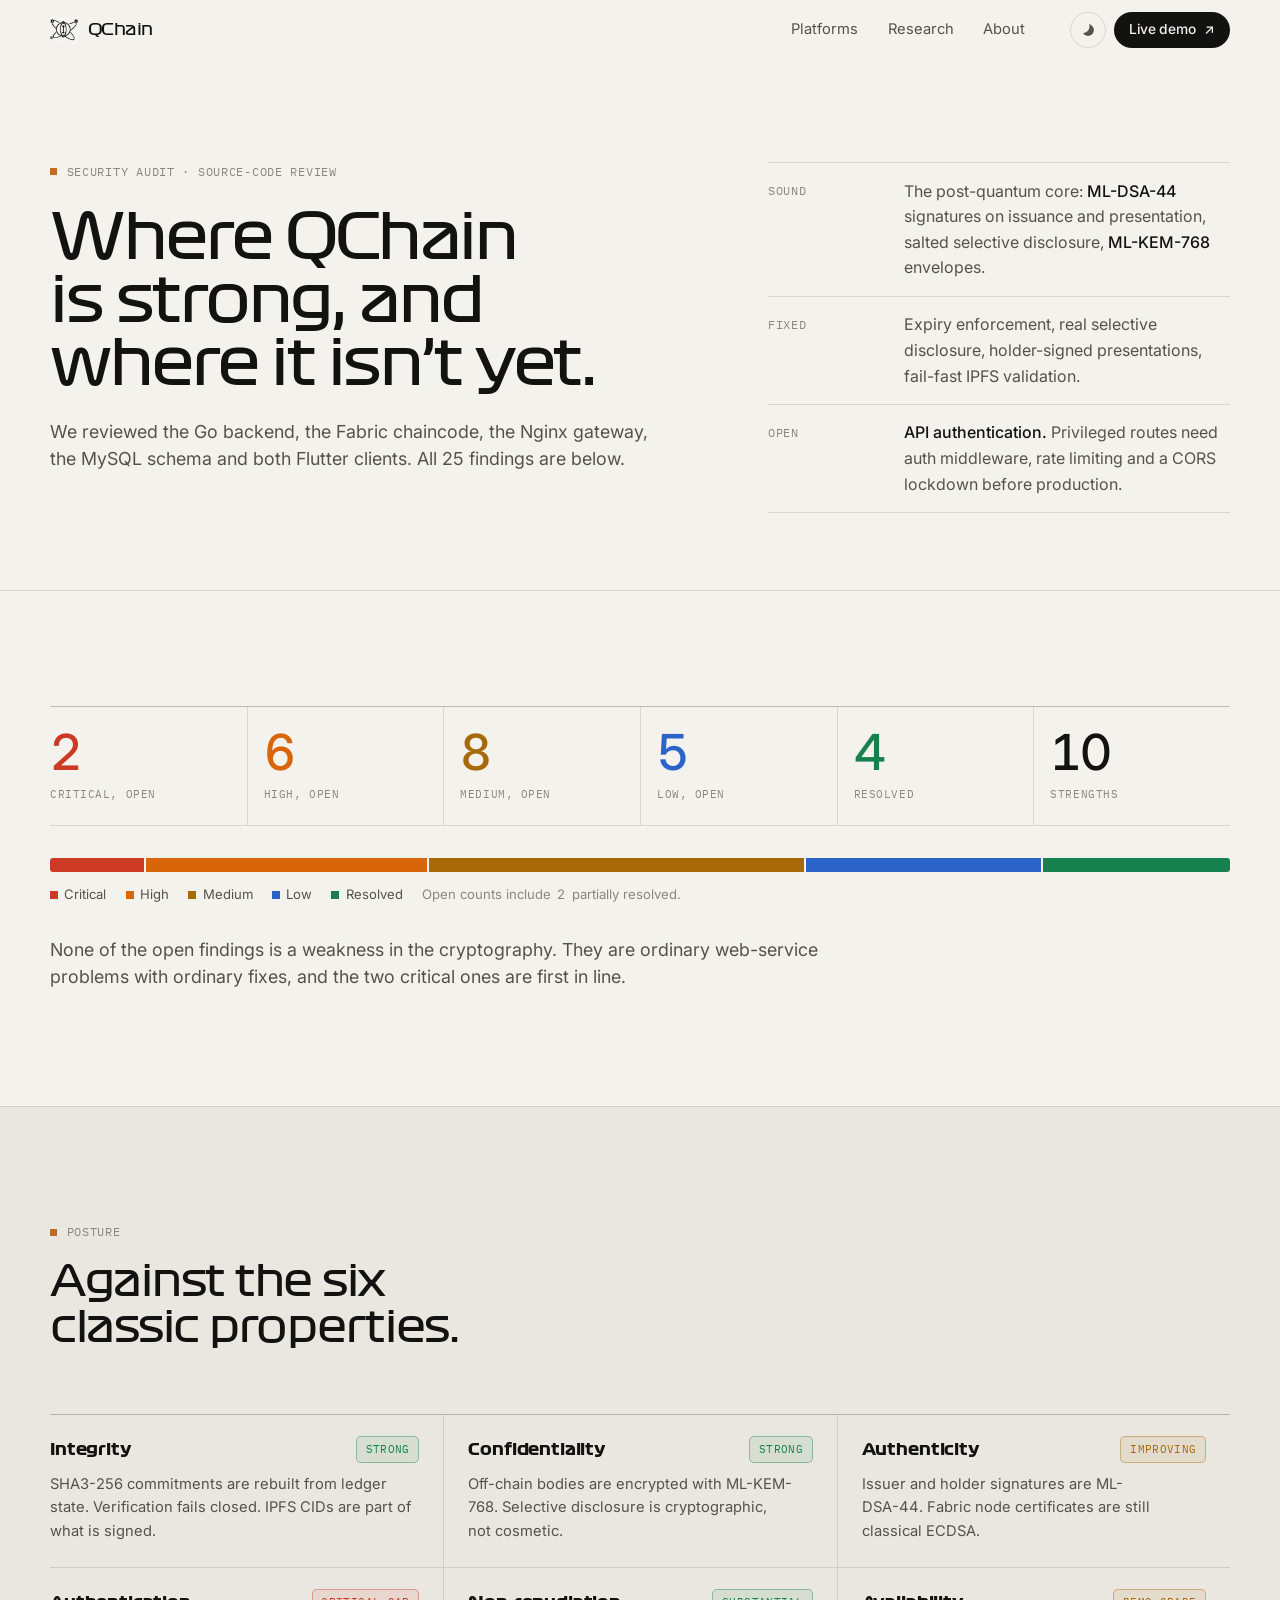
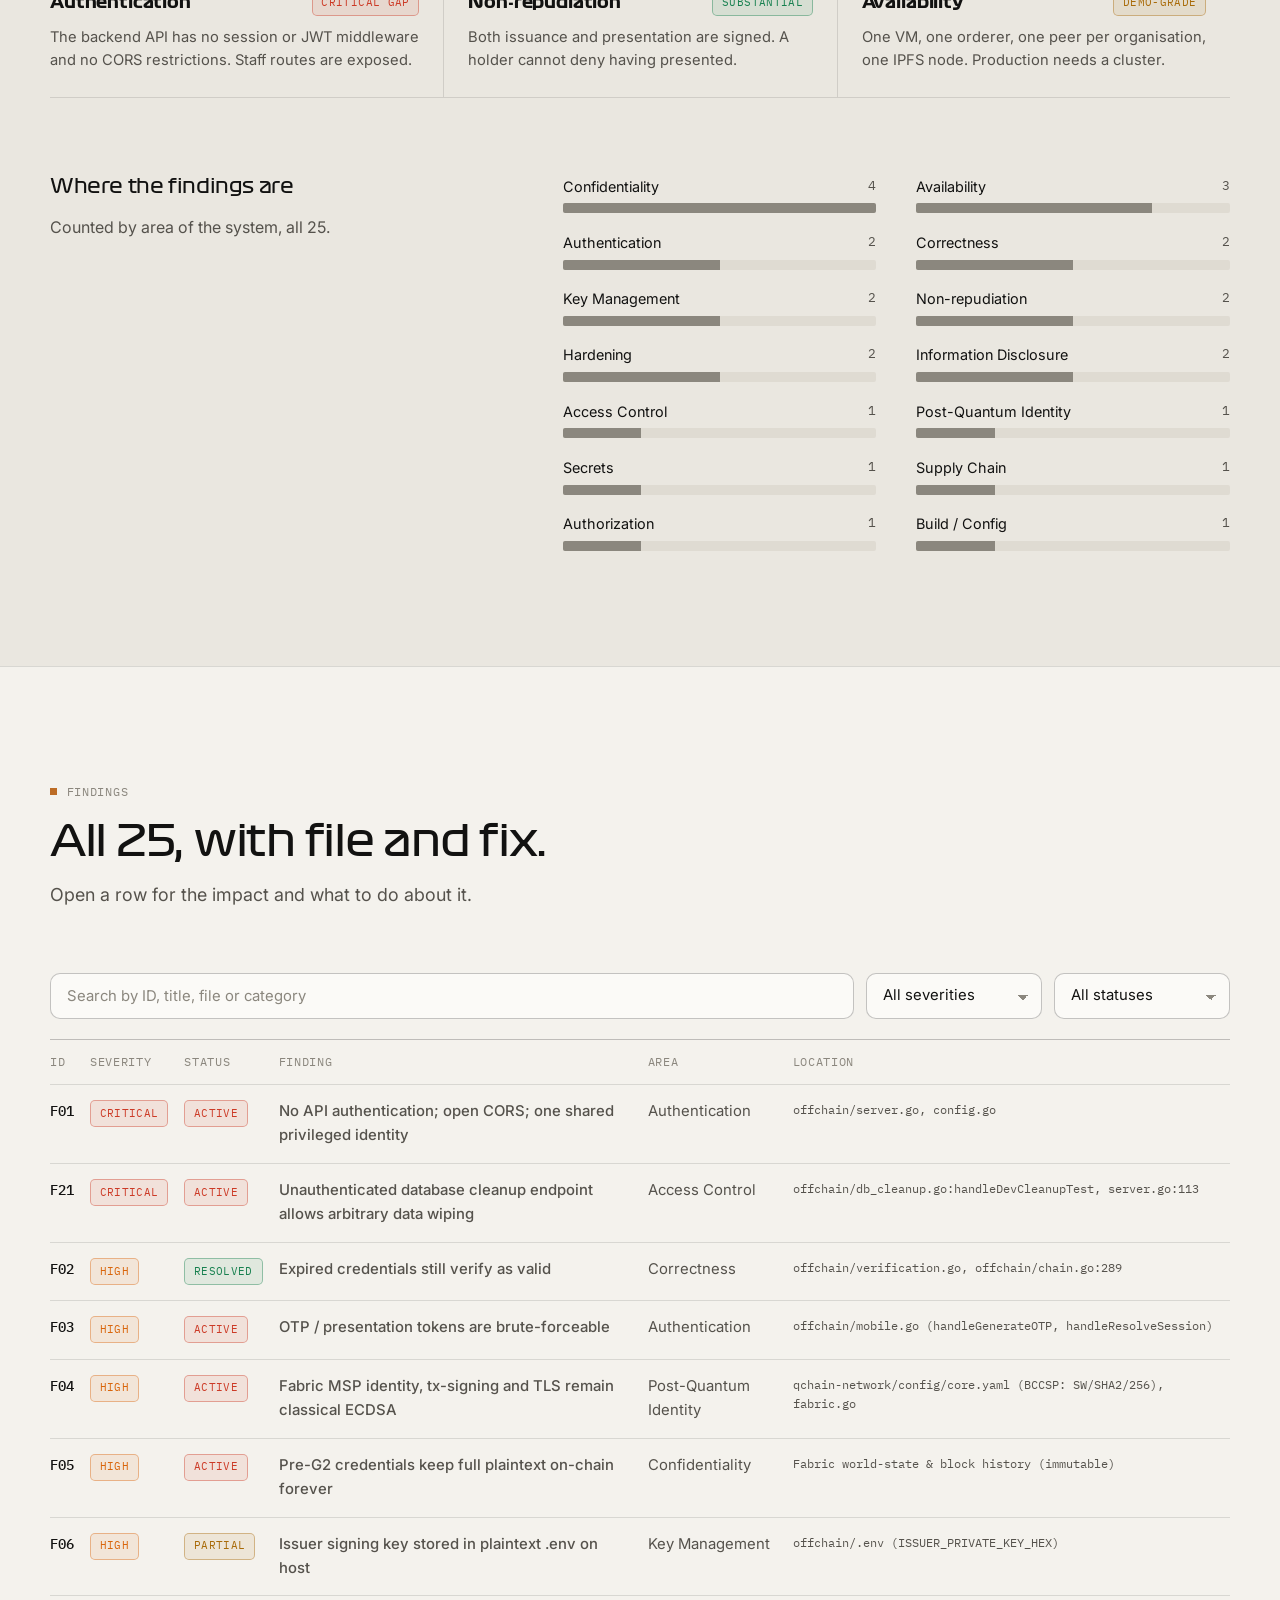
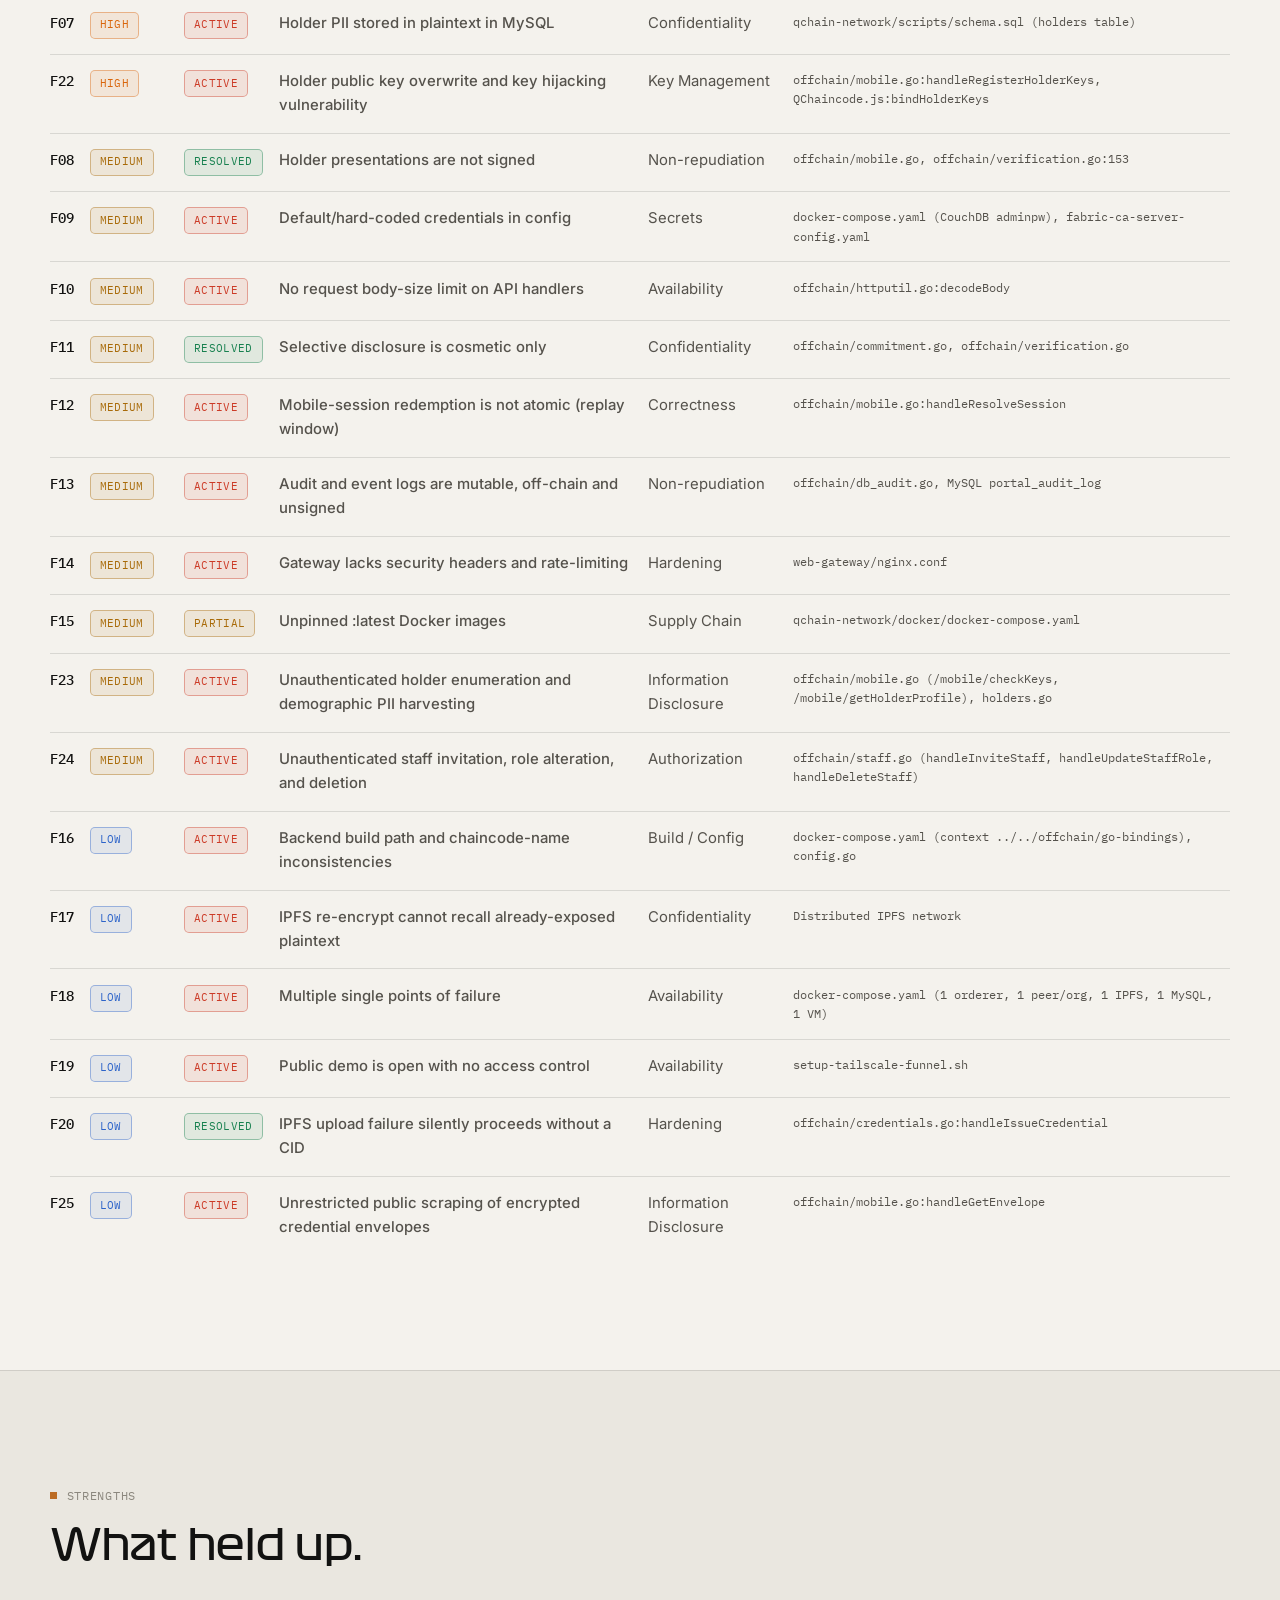
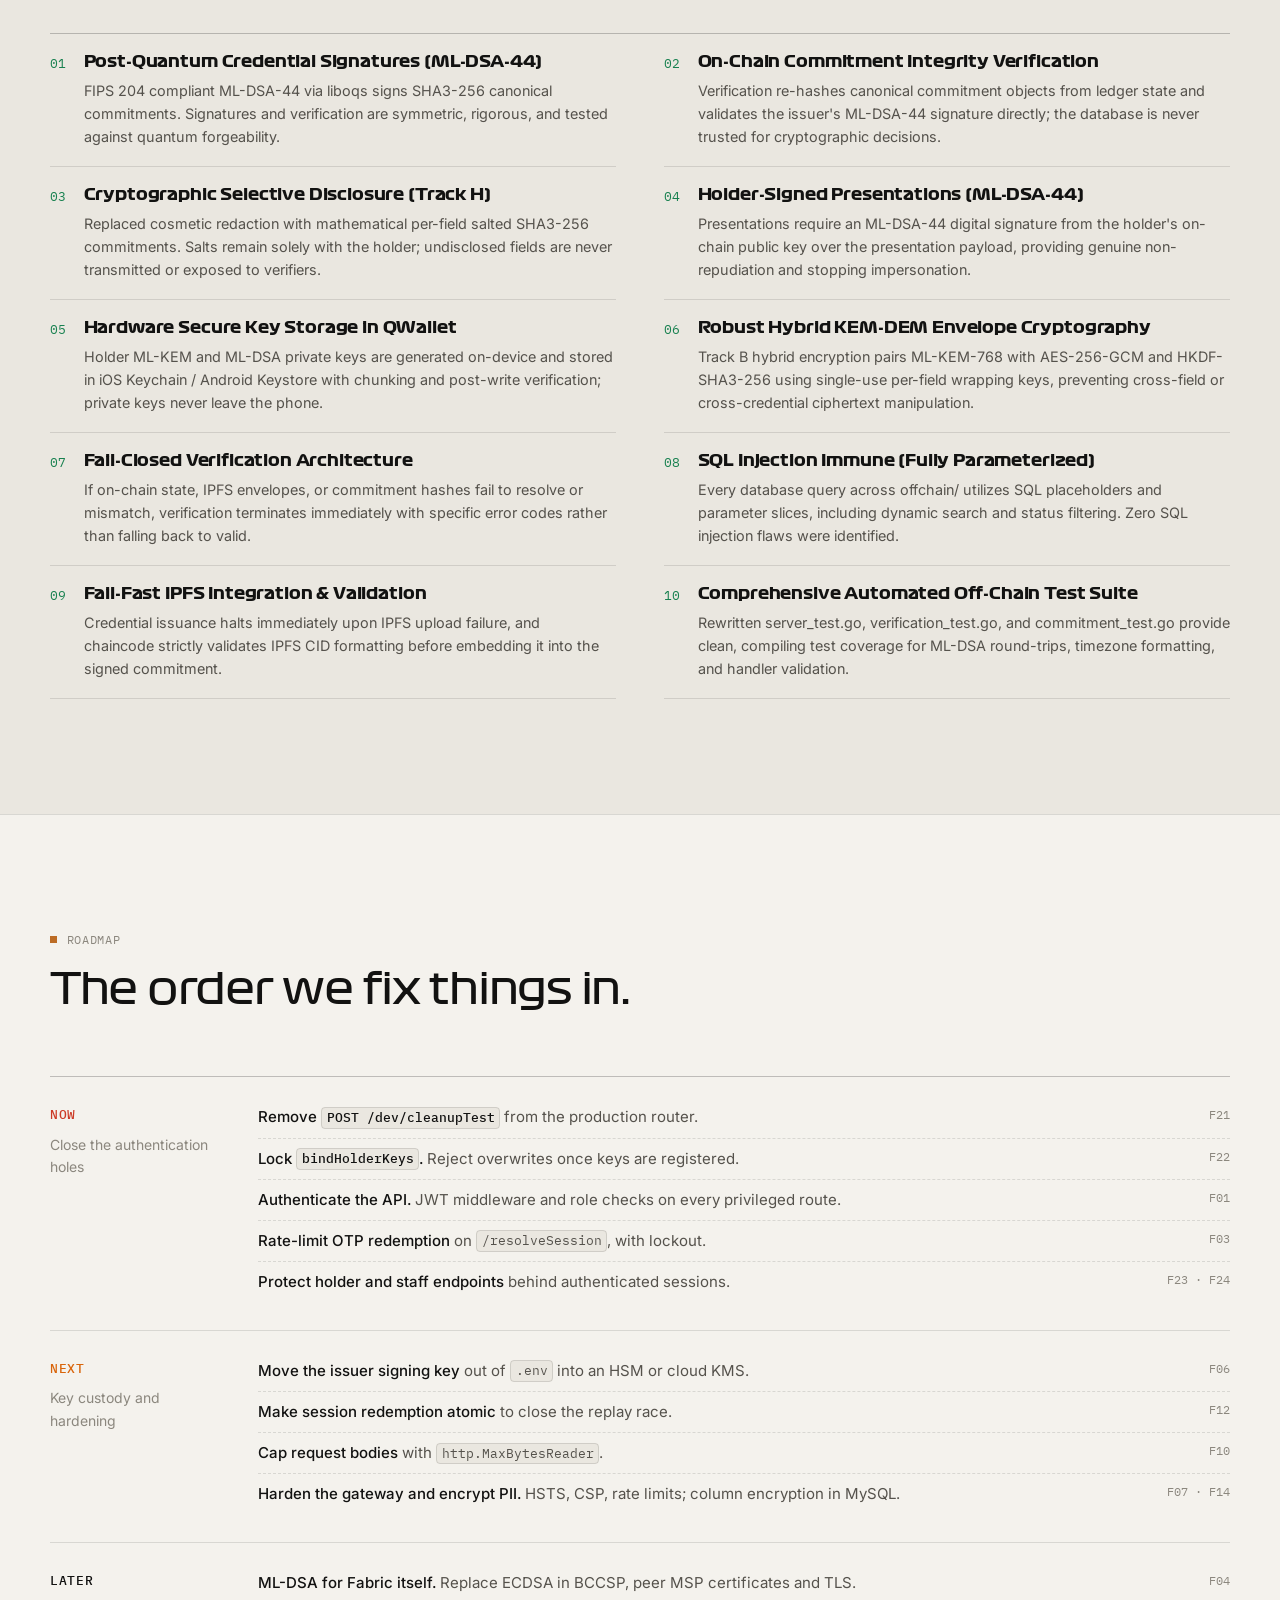
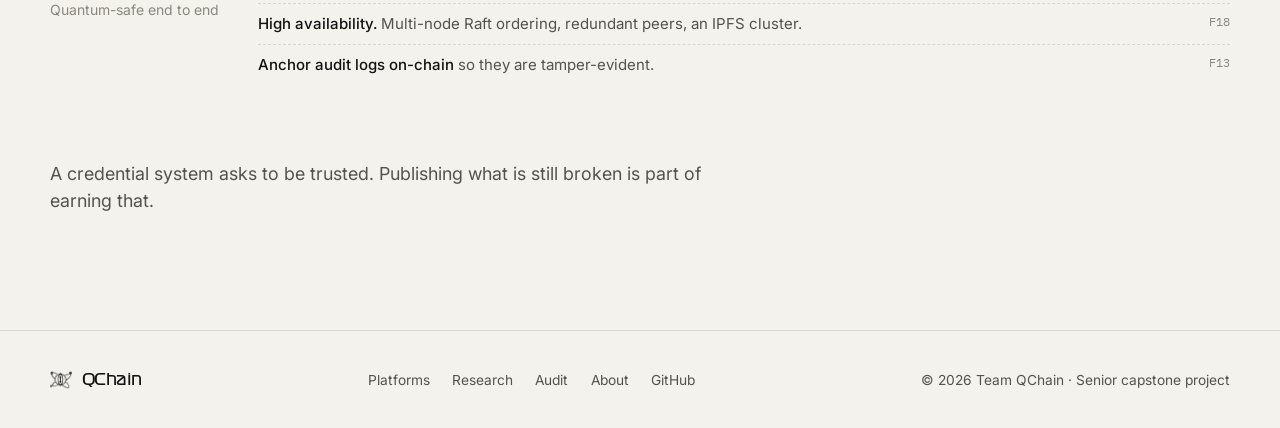
<file: audit.html>
<!DOCTYPE html>
<html lang="en">
<head>
    <meta charset="UTF-8">
    <meta name="viewport" content="width=device-width, initial-scale=1.0">
    <script>
        document.documentElement.classList.add('js');
        try {
            if (localStorage.theme === 'dark' ||
                (!('theme' in localStorage) && window.matchMedia('(prefers-color-scheme: dark)').matches)) {
                document.documentElement.classList.add('dark');
            }
        } catch (e) {}
    </script>
    <title>Security Audit &amp; Posture — QChain</title>
    <meta name="title" content="Security Audit &amp; Posture — QChain">
    <meta name="description" content="Comprehensive source-code security audit of the QChain post-quantum credential system across Go, Fabric chaincode, Nginx, and Flutter clients.">

    <!-- Open Graph / Facebook / LinkedIn / Slack -->
    <meta property="og:type" content="article">
    <meta property="og:url" content="https://teamqchain.github.io/audit.html">
    <meta property="og:title" content="Security Audit &amp; Posture — QChain">
    <meta property="og:description" content="Comprehensive source-code security audit of the QChain post-quantum credential system across Go, Fabric chaincode, Nginx, and Flutter clients.">
    <meta property="og:image" content="https://teamqchain.github.io/assets/og-image.jpg">
    <meta property="og:image:alt" content="QChain Security Audit and Posture">

    <!-- Twitter / X -->
    <meta name="twitter:card" content="summary_large_image">
    <meta name="twitter:url" content="https://teamqchain.github.io/audit.html">
    <meta name="twitter:title" content="Security Audit &amp; Posture — QChain">
    <meta name="twitter:description" content="Comprehensive source-code security audit of the QChain post-quantum credential system across Go, Fabric chaincode, Nginx, and Flutter clients.">
    <meta name="twitter:image" content="https://teamqchain.github.io/assets/og-image.jpg">

    <link rel="canonical" href="https://teamqchain.github.io/audit.html">

    <!-- Schema.org Structured Data -->
    <script type="application/ld+json">
    {
      "@context": "https://schema.org",
      "@type": "TechArticle",
      "@id": "https://teamqchain.github.io/audit.html#report",
      "headline": "Security Audit & Posture: QChain Post-Quantum Credential System",
      "alternativeHeadline": "Comprehensive source-code security audit across Go backend, Fabric chaincode, Nginx, and Flutter clients",
      "description": "Comprehensive source-code security audit of the QChain post-quantum credential system across Go, Fabric chaincode, Nginx, and Flutter clients.",
      "url": "https://teamqchain.github.io/audit.html",
      "image": "https://teamqchain.github.io/assets/og-image.jpg",
      "author": {
        "@type": "Organization",
        "name": "Team QChain",
        "url": "https://teamqchain.github.io/"
      },
      "publisher": {
        "@type": "Organization",
        "name": "QChain",
        "url": "https://teamqchain.github.io/",
        "logo": {
          "@type": "ImageObject",
          "url": "https://teamqchain.github.io/assets/qchain_logo.jpeg"
        }
      },
      "about": [
        { "@type": "Thing", "name": "Application Security Audit" },
        { "@type": "Thing", "name": "Post-Quantum Cryptography" },
        { "@type": "Thing", "name": "Hyperledger Fabric Chaincode" }
      ],
      "inLanguage": "en"
    }
    </script>
    <link rel="icon" href="assets/qchain_logo.ico" type="image/x-icon">
    <link rel="preconnect" href="https://fonts.googleapis.com">
    <link rel="preconnect" href="https://fonts.gstatic.com" crossorigin>
    <link href="https://fonts.googleapis.com/css2?family=IBM+Plex+Mono:wght@400;500;600&family=Inter:opsz,wght@14..32,300;14..32,400;14..32,500;14..32,600;14..32,700&display=swap" rel="stylesheet">
    <link rel="stylesheet" href="styles.css">
    <script src="data.js" defer></script>
    <script src="script.js" defer></script>
</head>
<body>

    <header class="nav">
        <div class="wrap nav__in">
            <a class="brand" href="index.html"><img src="assets/qchain-mark.webp" alt="" width="28" height="28"><span>QChain</span></a>
            <nav class="nav__links" aria-label="Primary">
                <a href="platforms.html">Platforms</a>
                <a href="research.html">Research</a>
                <a href="about.html">About</a>
            </nav>
            <div class="nav__end">
                <button class="theme-toggle" id="themeBtn" type="button" aria-label="Toggle theme">
                    <svg xmlns="http://www.w3.org/2000/svg" aria-hidden="true" class="theme-toggle__inner-moon" fill="currentColor" viewBox="0 0 32 32">
                        <mask id="moon-mask"><rect x="0" y="0" width="32" height="32" fill="white" /><circle cx="22" cy="10" r="9" fill="black" class="moon-mask-circle" /></mask>
                        <path class="sun-rays" d="M27.5 11.5v-7h-7L16 0l-4.5 4.5h-7v7L0 16l4.5 4.5v7h7L16 32l4.5-4.5h7v-7L32 16l-4.5-4.5zM16 25.4a9.39 9.39 0 1 1 0-18.8 9.39 9.39 0 1 1 0 18.8z" />
                        <circle class="sun-core" cx="16" cy="16" r="8.1" mask="url(#moon-mask)" />
                    </svg>
                </button>
                <a class="btn btn--sm nav__demo" href="https://qportal.vercel.app/" target="_blank" rel="noopener">Live demo <span class="arr">↗</span></a>
                <button class="icon-btn nav__burger" id="navBurger" type="button" aria-label="Menu" aria-expanded="false" aria-controls="navSheet">
                    <svg viewBox="0 0 24 24" fill="none" stroke="currentColor" stroke-width="1.7" stroke-linecap="round"><path d="M4 8h16M4 16h16"/></svg>
                </button>
            </div>
        </div>
        <div class="nav__sheet" id="navSheet">
            <a href="platforms.html">Platforms</a>
            <a href="research.html">Research</a>
            <a href="audit.html" aria-current="page">Security audit</a>
            <a href="about.html">About</a>
            <a href="https://qportal.vercel.app/" target="_blank" rel="noopener">Live demo</a>
        </div>
    </header>

    <main>
        <header class="wrap phead">
            <div class="split">
                <div class="col-7">
                    <p class="kicker" data-reveal>Security audit &middot; source-code review</p>
                    <h1 class="h-page" data-reveal="1">Where QChain is strong, and where it isn&rsquo;t yet.</h1>
                    <p class="lede" data-reveal="2">We reviewed the Go backend, the Fabric chaincode, the Nginx gateway, the MySQL schema and both Flutter clients. All 25 findings are below.</p>
                </div>
                <dl class="col-5 dl" data-reveal="2">
                    <div><dt class="c-ok">Sound</dt><dd>The post-quantum core: <b>ML-DSA-44</b> signatures on issuance and presentation, salted selective disclosure, <b>ML-KEM-768</b> envelopes.</dd></div>
                    <div><dt class="c-ok">Fixed</dt><dd>Expiry enforcement, real selective disclosure, holder-signed presentations, fail-fast IPFS validation.</dd></div>
                    <div><dt class="c-bad">Open</dt><dd><b>API authentication.</b> Privileged routes need auth middleware, rate limiting and a CORS lockdown before production.</dd></div>
                </dl>
            </div>
        </header>

        <!-- SUMMARY -->
        <section class="sec" id="summary">
            <div class="wrap stack-lg">
                <div class="tiles" data-reveal>
                    <div class="tile"><b class="c-bad" data-n="critical">2</b><span>Critical, open</span></div>
                    <div class="tile"><b class="c-hot" data-n="high">6</b><span>High, open</span></div>
                    <div class="tile"><b class="c-warn" data-n="medium">8</b><span>Medium, open</span></div>
                    <div class="tile"><b class="c-info" data-n="low">5</b><span>Low, open</span></div>
                    <div class="tile"><b class="c-ok" data-n="resolved">4</b><span>Resolved</span></div>
                    <div class="tile"><b data-n="strengths">10</b><span>Strengths</span></div>
                </div>

                <div data-reveal>
                    <div class="sevbar" role="img" aria-label="Findings by severity">
                        <i class="bg-bad" data-flex="critical" style="--n:2;--d:0"></i>
                        <i class="bg-hot" data-flex="high" style="--n:6;--d:1"></i>
                        <i class="bg-warn" data-flex="medium" style="--n:8;--d:2"></i>
                        <i class="bg-info" data-flex="low" style="--n:5;--d:3"></i>
                        <i class="bg-ok" data-flex="resolved" style="--n:4;--d:4"></i>
                    </div>
                    <div class="legend">
                        <span><i class="bg-bad"></i>Critical</span><span><i class="bg-hot"></i>High</span><span><i class="bg-warn"></i>Medium</span><span><i class="bg-info"></i>Low</span><span><i class="bg-ok"></i>Resolved</span>
                        <span class="faint">Open counts include <span data-n="partial">2</span> partially resolved.</span>
                    </div>
                </div>

                <p class="lede" data-reveal style="max-width: 44em">None of the open findings is a weakness in the cryptography. They are ordinary web-service problems with ordinary fixes, and the two critical ones are first in line.</p>
            </div>
        </section>

        <!-- POSTURE -->
        <section class="sec sec--tint">
            <div class="wrap">
                <header class="sec__head">
                    <p class="kicker" data-reveal>Posture</p>
                    <h2 data-reveal="1">Against the six classic properties.</h2>
                </header>

                <div class="props">
                    <div data-reveal>
                        <div class="props__h"><h4>Integrity</h4><span class="tag tag--ok">Strong</span></div>
                        <p>SHA3-256 commitments are rebuilt from ledger state. Verification fails closed. IPFS CIDs are part of what is signed.</p>
                    </div>
                    <div data-reveal="1">
                        <div class="props__h"><h4>Confidentiality</h4><span class="tag tag--ok">Strong</span></div>
                        <p>Off-chain bodies are encrypted with ML-KEM-768. Selective disclosure is cryptographic, not cosmetic.</p>
                    </div>
                    <div data-reveal="2">
                        <div class="props__h"><h4>Authenticity</h4><span class="tag tag--warn">Improving</span></div>
                        <p>Issuer and holder signatures are ML-DSA-44. Fabric node certificates are still classical ECDSA.</p>
                    </div>
                    <div data-reveal>
                        <div class="props__h"><h4>Authentication</h4><span class="tag tag--bad">Critical gap</span></div>
                        <p>The backend API has no session or JWT middleware and no CORS restrictions. Staff routes are exposed.</p>
                    </div>
                    <div data-reveal="1">
                        <div class="props__h"><h4>Non-repudiation</h4><span class="tag tag--ok">Substantial</span></div>
                        <p>Both issuance and presentation are signed. A holder cannot deny having presented.</p>
                    </div>
                    <div data-reveal="2">
                        <div class="props__h"><h4>Availability</h4><span class="tag tag--warn">Demo-grade</span></div>
                        <p>One VM, one orderer, one peer per organisation, one IPFS node. Production needs a cluster.</p>
                    </div>
                </div>

                <div class="split" style="margin-top: clamp(3rem, 6vw, 5rem)">
                    <div class="col-5 stack" data-reveal>
                        <h3>Where the findings are</h3>
                        <p class="muted">Counted by area of the system, all 25.</p>
                    </div>
                    <div class="col-7 bars bars--2" id="catBars" data-reveal="1"></div>
                </div>
            </div>
        </section>

        <!-- FINDINGS -->
        <section class="sec" id="findings">
            <div class="wrap">
                <header class="sec__head">
                    <p class="kicker" data-reveal>Findings</p>
                    <h2 data-reveal="1">All 25, with file and fix.</h2>
                    <p class="lede" data-reveal="2">Open a row for the impact and what to do about it.</p>
                </header>

                <div class="filters" data-reveal>
                    <input class="input" id="findSearch" type="search" placeholder="Search by ID, title, file or category" aria-label="Search findings">
                    <select class="input" id="findSev" aria-label="Filter by severity">
                        <option value="">All severities</option>
                        <option>Critical</option><option>High</option><option>Medium</option><option>Low</option>
                    </select>
                    <select class="input" id="findStatus" aria-label="Filter by status">
                        <option value="">All statuses</option>
                        <option value="Active">Active</option>
                        <option value="Partially Resolved">Partially resolved</option>
                        <option value="Resolved">Resolved</option>
                    </select>
                </div>

                <div class="tbl-wrap" data-reveal>
                    <table class="tbl" style="min-width: 900px">
                        <thead>
                            <tr><th>ID</th><th>Severity</th><th>Status</th><th>Finding</th><th>Area</th><th>Location</th></tr>
                        </thead>
                        <tbody id="findBody"></tbody>
                    </table>
                </div>
                <p class="muted" id="findNone" hidden style="padding-top: 1.5rem">No findings match those filters.</p>
            </div>
        </section>

        <!-- STRENGTHS -->
        <section class="sec sec--tint" id="strengths-section">
            <div class="wrap">
                <header class="sec__head">
                    <p class="kicker" data-reveal>Strengths</p>
                    <h2 data-reveal="1">What held up.</h2>
                </header>
                <div class="strengths" id="strengths" data-reveal></div>
            </div>
        </section>

        <!-- ROADMAP -->
        <section class="sec" id="roadmap">
            <div class="wrap">
                <header class="sec__head">
                    <p class="kicker" data-reveal>Roadmap</p>
                    <h2 data-reveal="1">The order we fix things in.</h2>
                </header>

                <div>
                    <div class="tier" data-reveal>
                        <div class="tier__k"><b class="c-bad">Now</b><span class="small faint">Close the authentication holes</span></div>
                        <ul>
                            <li><span><b>Remove <code>POST /dev/cleanupTest</code></b> from the production router.</span><span>F21</span></li>
                            <li><span><b>Lock <code>bindHolderKeys</code>.</b> Reject overwrites once keys are registered.</span><span>F22</span></li>
                            <li><span><b>Authenticate the API.</b> JWT middleware and role checks on every privileged route.</span><span>F01</span></li>
                            <li><span><b>Rate-limit OTP redemption</b> on <code>/resolveSession</code>, with lockout.</span><span>F03</span></li>
                            <li><span><b>Protect holder and staff endpoints</b> behind authenticated sessions.</span><span>F23 &middot; F24</span></li>
                        </ul>
                    </div>
                    <div class="tier" data-reveal>
                        <div class="tier__k"><b class="c-hot">Next</b><span class="small faint">Key custody and hardening</span></div>
                        <ul>
                            <li><span><b>Move the issuer signing key</b> out of <code>.env</code> into an HSM or cloud KMS.</span><span>F06</span></li>
                            <li><span><b>Make session redemption atomic</b> to close the replay race.</span><span>F12</span></li>
                            <li><span><b>Cap request bodies</b> with <code>http.MaxBytesReader</code>.</span><span>F10</span></li>
                            <li><span><b>Harden the gateway and encrypt PII.</b> HSTS, CSP, rate limits; column encryption in MySQL.</span><span>F07 &middot; F14</span></li>
                        </ul>
                    </div>
                    <div class="tier" data-reveal>
                        <div class="tier__k"><b>Later</b><span class="small faint">Quantum-safe end to end</span></div>
                        <ul>
                            <li><span><b>ML-DSA for Fabric itself.</b> Replace ECDSA in BCCSP, peer MSP certificates and TLS.</span><span>F04</span></li>
                            <li><span><b>High availability.</b> Multi-node Raft ordering, redundant peers, an IPFS cluster.</span><span>F18</span></li>
                            <li><span><b>Anchor audit logs on-chain</b> so they are tamper-evident.</span><span>F13</span></li>
                        </ul>
                    </div>
                </div>

                <p class="lede" data-reveal style="margin-top: 3rem; max-width: 40em">A credential system asks to be trusted. Publishing what is still broken is part of earning that.</p>
            </div>
        </section>
    </main>

    <footer class="foot">
        <div class="wrap foot__in">
            <a class="brand" href="index.html"><img src="assets/qchain-mark.webp" alt="" width="22" height="22"><span>QChain</span></a>
            <nav aria-label="Footer">
                <a href="platforms.html">Platforms</a>
                <a href="research.html">Research</a>
                <a href="audit.html">Audit</a>
                <a href="about.html">About</a>
                <a href="https://github.com/teamqchain" target="_blank" rel="noopener">GitHub</a>
            </nav>
            <p>&copy; 2026 Team QChain &middot; Senior capstone project</p>
        </div>
    </footer>
</body>
</html>
</file>
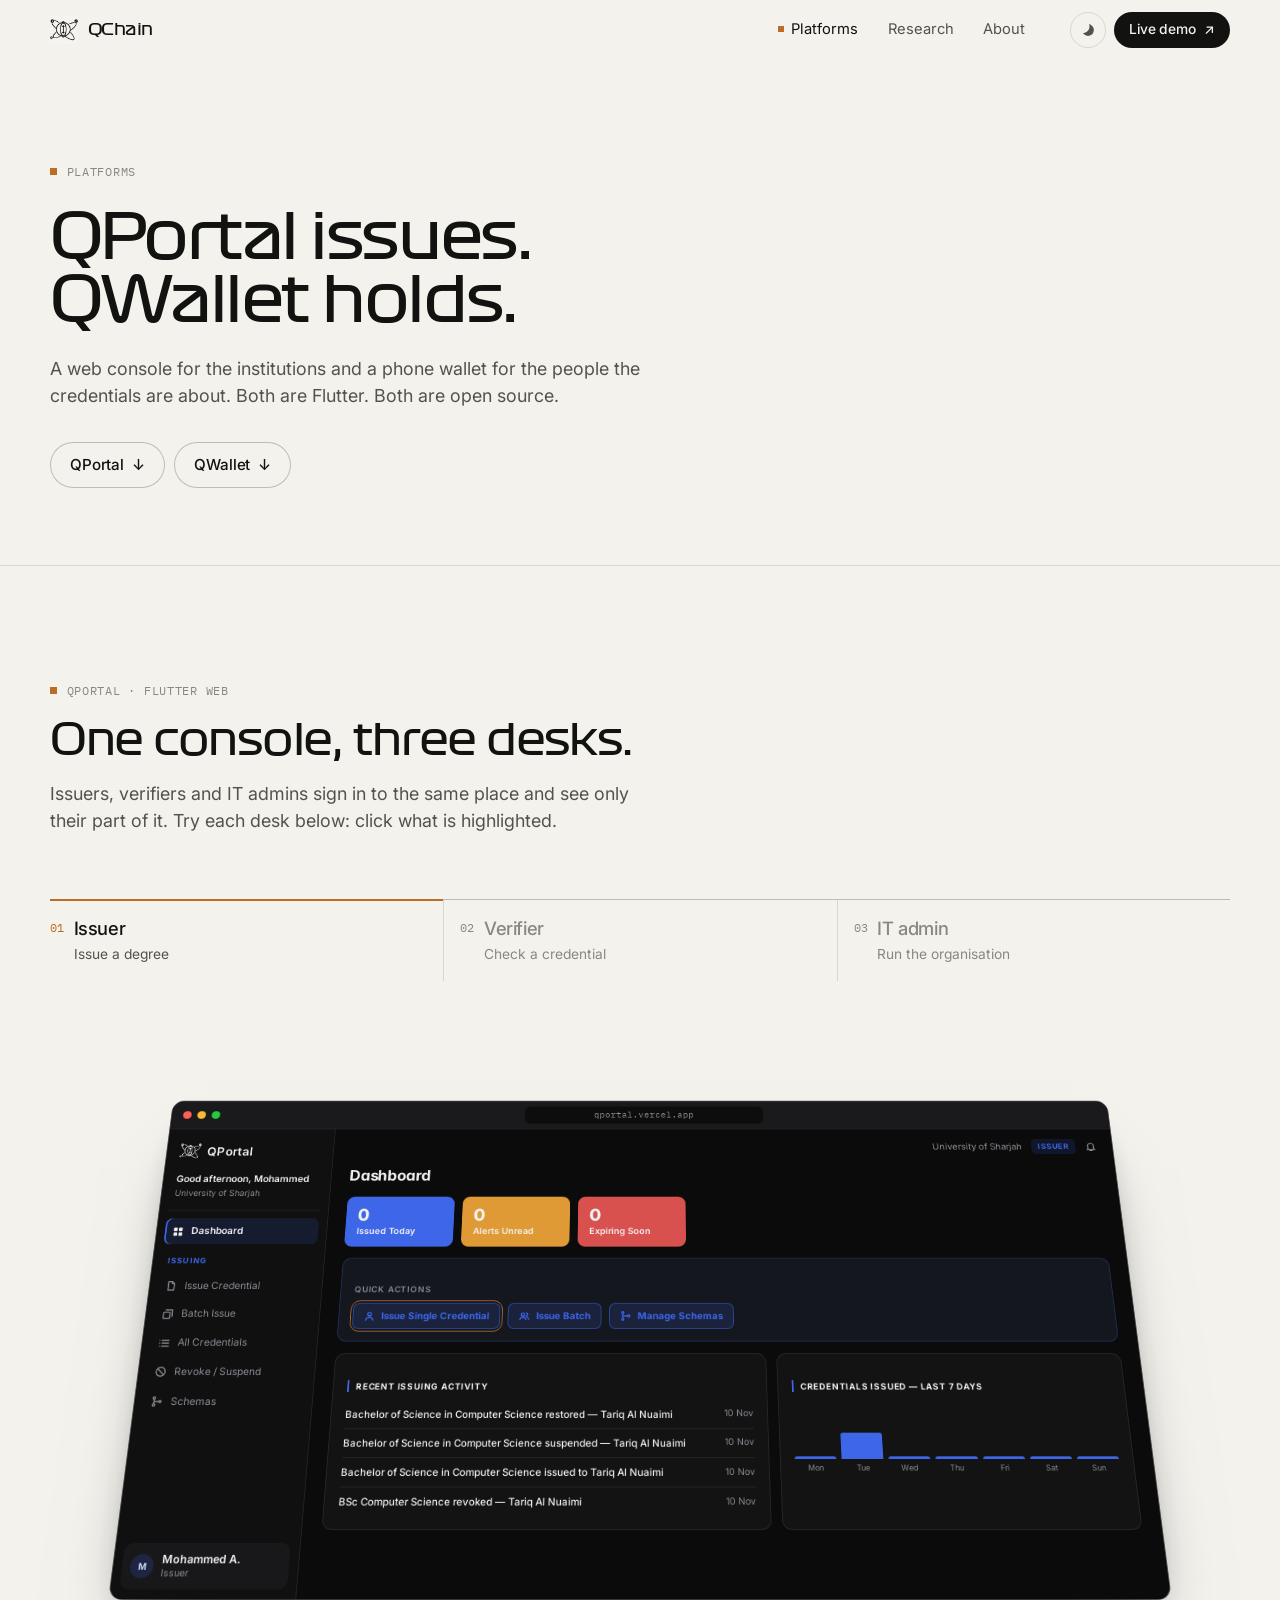
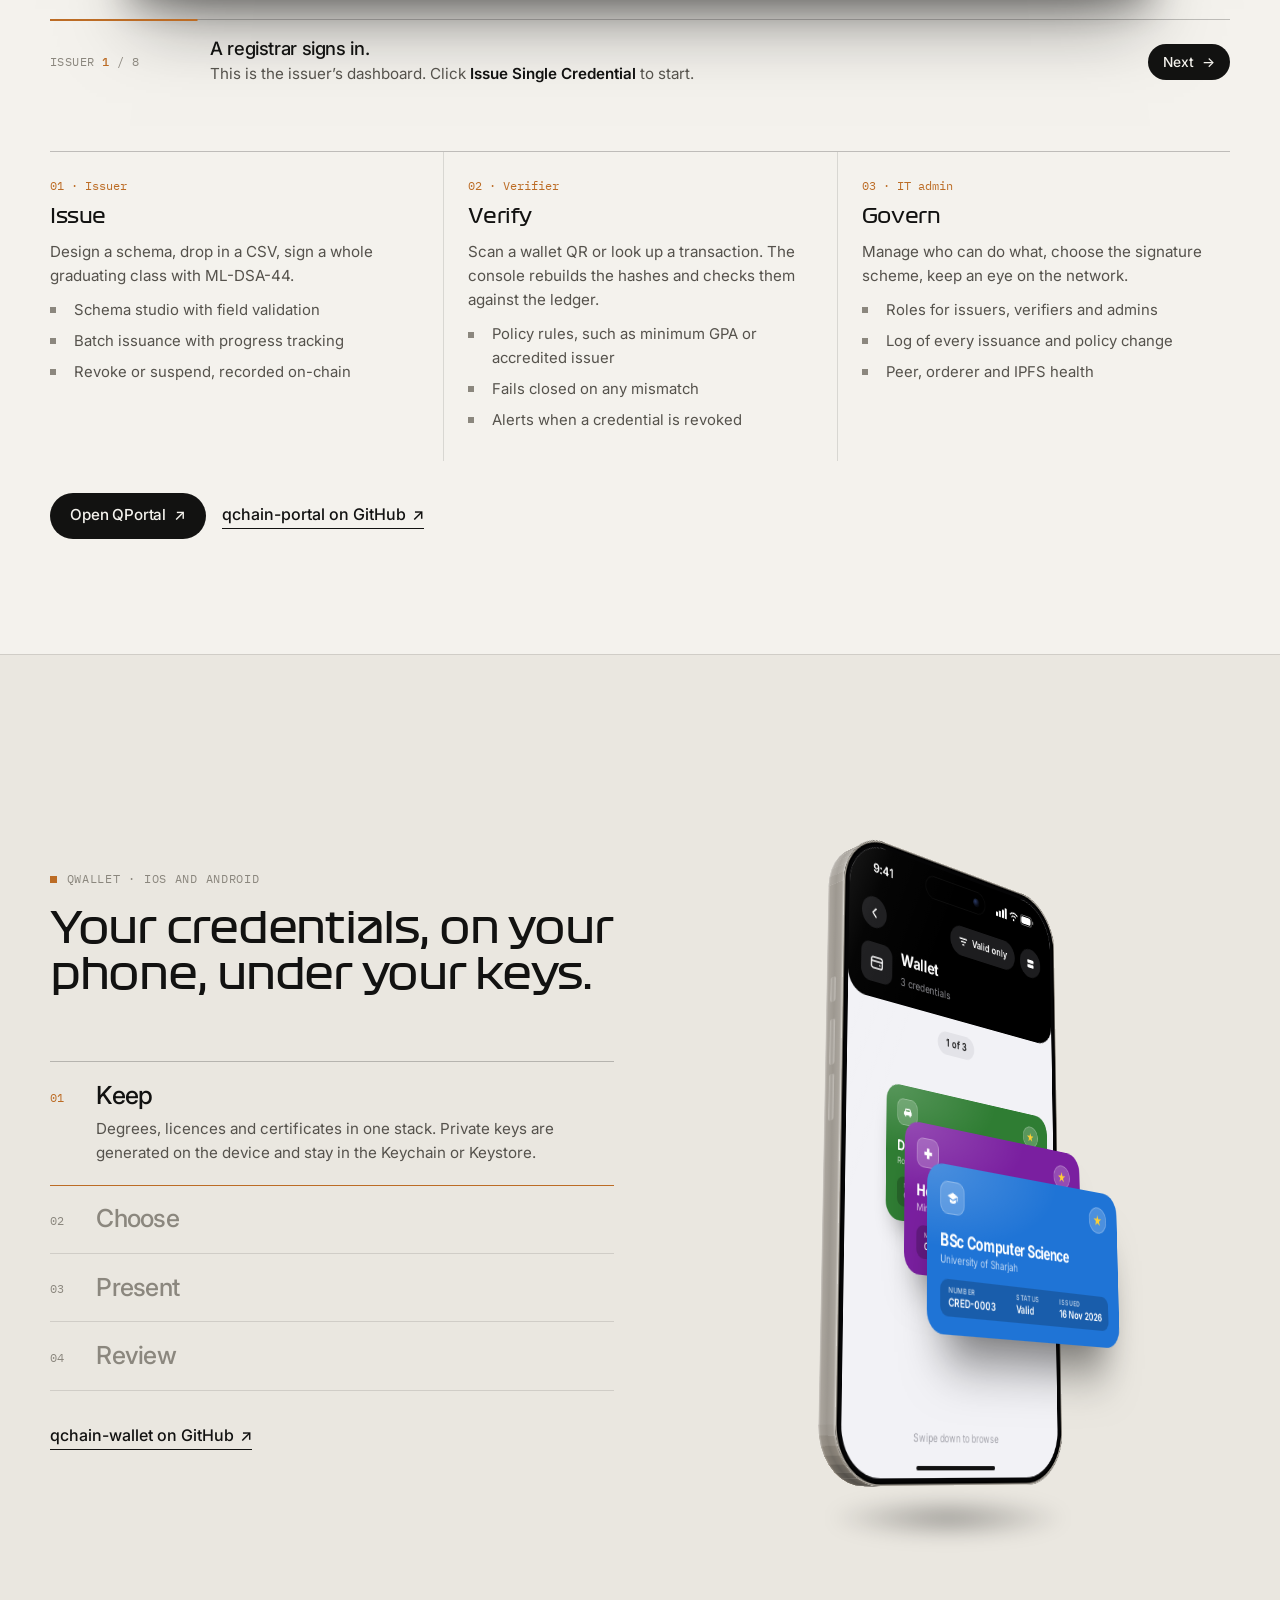
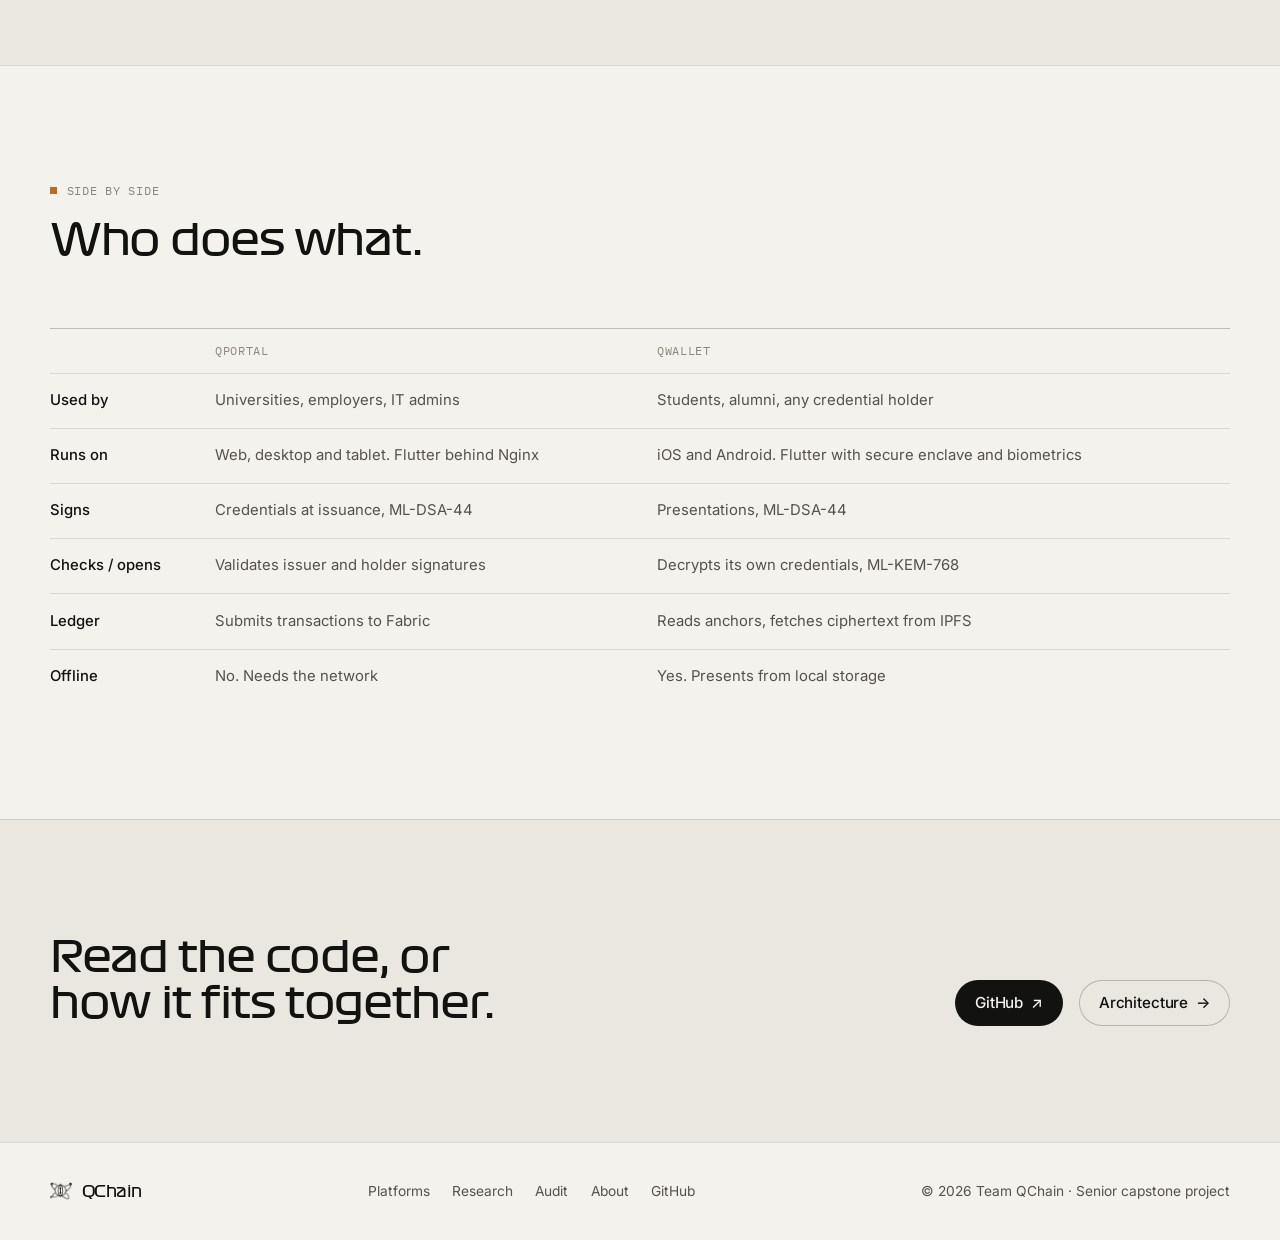
<file: platforms.html>
<!DOCTYPE html>
<html lang="en">
<head>
    <meta charset="UTF-8">
    <meta name="viewport" content="width=device-width, initial-scale=1.0">
    <script>
        document.documentElement.classList.add('js');
        try {
            if (localStorage.theme === 'dark' ||
                (!('theme' in localStorage) && window.matchMedia('(prefers-color-scheme: dark)').matches)) {
                document.documentElement.classList.add('dark');
            }
        } catch (e) {}
    </script>
    <title>Platforms — QPortal &amp; QWallet | QChain</title>
    <meta name="title" content="Platforms — QPortal &amp; QWallet | QChain">
    <meta name="description" content="Explore QChain's dual-platform ecosystem: QPortal for enterprise credential issuance and verification, and QWallet for sovereign mobile credential storage with selective disclosure.">

    <!-- Open Graph / Facebook / LinkedIn / Slack -->
    <meta property="og:type" content="website">
    <meta property="og:url" content="https://teamqchain.github.io/platforms.html">
    <meta property="og:title" content="Platforms — QPortal &amp; QWallet | QChain">
    <meta property="og:description" content="Explore QChain's dual-platform ecosystem: QPortal for enterprise credential issuance and verification, and QWallet for sovereign mobile credential storage with selective disclosure.">
    <meta property="og:image" content="https://teamqchain.github.io/assets/og-image.jpg">
    <meta property="og:image:alt" content="QChain Platforms — QPortal and QWallet">

    <!-- Twitter / X -->
    <meta name="twitter:card" content="summary_large_image">
    <meta name="twitter:url" content="https://teamqchain.github.io/platforms.html">
    <meta name="twitter:title" content="Platforms — QPortal &amp; QWallet | QChain">
    <meta name="twitter:description" content="Explore QChain's dual-platform ecosystem: QPortal for enterprise credential issuance and verification, and QWallet for sovereign mobile credential storage with selective disclosure.">
    <meta name="twitter:image" content="https://teamqchain.github.io/assets/og-image.jpg">

    <link rel="canonical" href="https://teamqchain.github.io/platforms.html">

    <!-- Schema.org Structured Data -->
    <script type="application/ld+json">
    {
      "@context": "https://schema.org",
      "@graph": [
        {
          "@type": "WebPage",
          "@id": "https://teamqchain.github.io/platforms.html#webpage",
          "url": "https://teamqchain.github.io/platforms.html",
          "name": "Platforms — QPortal & QWallet | QChain",
          "description": "Explore QChain's dual-platform ecosystem: QPortal for enterprise credential issuance and verification, and QWallet for sovereign mobile credential storage with selective disclosure.",
          "isPartOf": {
            "@type": "WebSite",
            "@id": "https://teamqchain.github.io/#website",
            "name": "QChain",
            "url": "https://teamqchain.github.io/"
          }
        },
        {
          "@type": "WebApplication",
          "name": "QPortal",
          "applicationCategory": "BusinessApplication",
          "operatingSystem": "Web Browser",
          "browserRequirements": "Requires HTML5, WebGL, Modern Web Browser",
          "description": "Enterprise administrative console for institutions to issue tamper-proof post-quantum credentials and for relying parties to verify signatures against Hyperledger Fabric.",
          "offers": {
            "@type": "Offer",
            "price": "0",
            "priceCurrency": "USD"
          }
        },
        {
          "@type": "MobileApplication",
          "name": "QWallet",
          "applicationCategory": "SecurityApplication",
          "operatingSystem": "Android, iOS",
          "description": "Privacy-first sovereign mobile identity wallet for holding post-quantum credentials with cryptographic selective disclosure and offline QR presentation.",
          "offers": {
            "@type": "Offer",
            "price": "0",
            "priceCurrency": "USD"
          }
        }
      ]
    }
    </script>
    <link rel="icon" href="assets/qchain_logo.ico" type="image/x-icon">
    <link rel="preconnect" href="https://fonts.googleapis.com">
    <link rel="preconnect" href="https://fonts.gstatic.com" crossorigin>
    <link href="https://fonts.googleapis.com/css2?family=IBM+Plex+Mono:wght@400;500;600&family=Inter:opsz,wght@14..32,300;14..32,400;14..32,500;14..32,600;14..32,700&display=swap" rel="stylesheet">
    <link rel="stylesheet" href="styles.css">
    <script src="phone.js" defer></script>
    <script src="portal.js" defer></script>
    <script src="script.js" defer></script>
</head>
<body>

    <header class="nav">
        <div class="wrap nav__in">
            <a class="brand" href="index.html"><img src="assets/qchain-mark.webp" alt="" width="28" height="28"><span>QChain</span></a>
            <nav class="nav__links" aria-label="Primary">
                <a href="platforms.html" aria-current="page">Platforms</a>
                <a href="research.html">Research</a>
                <a href="about.html">About</a>
            </nav>
            <div class="nav__end">
                <button class="theme-toggle" id="themeBtn" type="button" aria-label="Toggle theme">
                    <svg xmlns="http://www.w3.org/2000/svg" aria-hidden="true" class="theme-toggle__inner-moon" fill="currentColor" viewBox="0 0 32 32">
                        <mask id="moon-mask"><rect x="0" y="0" width="32" height="32" fill="white" /><circle cx="22" cy="10" r="9" fill="black" class="moon-mask-circle" /></mask>
                        <path class="sun-rays" d="M27.5 11.5v-7h-7L16 0l-4.5 4.5h-7v7L0 16l4.5 4.5v7h7L16 32l4.5-4.5h7v-7L32 16l-4.5-4.5zM16 25.4a9.39 9.39 0 1 1 0-18.8 9.39 9.39 0 1 1 0 18.8z" />
                        <circle class="sun-core" cx="16" cy="16" r="8.1" mask="url(#moon-mask)" />
                    </svg>
                </button>
                <a class="btn btn--sm nav__demo" href="https://qportal.vercel.app/" target="_blank" rel="noopener">Live demo <span class="arr">↗</span></a>
                <button class="icon-btn nav__burger" id="navBurger" type="button" aria-label="Menu" aria-expanded="false" aria-controls="navSheet">
                    <svg viewBox="0 0 24 24" fill="none" stroke="currentColor" stroke-width="1.7" stroke-linecap="round"><path d="M4 8h16M4 16h16"/></svg>
                </button>
            </div>
        </div>
        <div class="nav__sheet" id="navSheet">
            <a href="platforms.html" aria-current="page">Platforms</a>
            <a href="research.html">Research</a>
            <a href="audit.html">Security audit</a>
            <a href="about.html">About</a>
            <a href="https://qportal.vercel.app/" target="_blank" rel="noopener">Live demo</a>
        </div>
    </header>

    <main>
        <header class="wrap phead">
            <p class="kicker" data-reveal>Platforms</p>
            <h1 class="h-page" data-reveal="1">QPortal issues.<br>QWallet holds.</h1>
            <p class="lede" data-reveal="2">A web console for the institutions and a phone wallet for the people the credentials are about. Both are Flutter. Both are open source.</p>
            <div class="jump" data-reveal="3">
                <a class="btn btn--line" href="#qportal">QPortal <span class="arr arr--d">↓</span></a>
                <a class="btn btn--line" href="#qwallet">QWallet <span class="arr arr--d">↓</span></a>
            </div>
        </header>

        <!-- QPORTAL -->
        <section class="sec" id="qportal">
            <div class="wrap">
                <header class="sec__head">
                    <p class="kicker" data-reveal>QPortal &middot; Flutter web</p>
                    <h2 data-reveal="1">One console, three desks.</h2>
                    <p class="lede" data-reveal="2">Issuers, verifiers and IT admins sign in to the same place and see only their part of it. Try each desk below: click what is highlighted.</p>
                </header>

                <div class="portal" data-portal data-reveal>
                    <noscript><img src="assets/qportal-dashboard.webp" width="2000" height="1133" alt="QPortal dashboard as an IT admin sees it."></noscript>
                </div>

                <div class="cols" style="margin-top: clamp(2.5rem, 5vw, 4rem)">
                    <div data-reveal>
                        <span class="n">01 &middot; Issuer</span>
                        <h3>Issue</h3>
                        <p>Design a schema, drop in a CSV, sign a whole graduating class with ML-DSA-44.</p>
                        <ul class="ticks">
                            <li>Schema studio with field validation</li>
                            <li>Batch issuance with progress tracking</li>
                            <li>Revoke or suspend, recorded on-chain</li>
                        </ul>
                    </div>
                    <div data-reveal="1">
                        <span class="n">02 &middot; Verifier</span>
                        <h3>Verify</h3>
                        <p>Scan a wallet QR or look up a transaction. The console rebuilds the hashes and checks them against the ledger.</p>
                        <ul class="ticks">
                            <li>Policy rules, such as minimum GPA or accredited issuer</li>
                            <li>Fails closed on any mismatch</li>
                            <li>Alerts when a credential is revoked</li>
                        </ul>
                    </div>
                    <div data-reveal="2">
                        <span class="n">03 &middot; IT admin</span>
                        <h3>Govern</h3>
                        <p>Manage who can do what, choose the signature scheme, keep an eye on the network.</p>
                        <ul class="ticks">
                            <li>Roles for issuers, verifiers and admins</li>
                            <li>Log of every issuance and policy change</li>
                            <li>Peer, orderer and IPFS health</li>
                        </ul>
                    </div>
                </div>

                <div class="row" style="margin-top: 2rem" data-reveal>
                    <a class="btn" href="https://qportal.vercel.app/" target="_blank" rel="noopener">Open QPortal <span class="arr">↗</span></a>
                    <a class="link" href="https://github.com/teamqchain/qchain-portal" target="_blank" rel="noopener">qchain-portal on GitHub <span class="arr">↗</span></a>
                </div>
            </div>
        </section>

        <!-- QWALLET -->
        <section class="sec sec--tint" id="qwallet">
            <div class="wrap split split--center">
                <div class="col-6">
                    <header class="sec__head">
                        <p class="kicker" data-reveal>QWallet &middot; iOS and Android</p>
                        <h2 data-reveal="1">Your credentials, on your phone, under your keys.</h2>
                    </header>

                    <div class="tabs" role="tablist" aria-label="QWallet features" data-tabs="#walletStage" data-reveal>
                        <button class="tab" type="button" role="tab" aria-selected="true" data-scene="stack">
                            <span class="n">01</span><b>Keep</b>
                            <p><span>Degrees, licences and certificates in one stack. Private keys are generated on the device and stay in the Keychain or Keystore.</span></p>
                        </button>
                        <button class="tab" type="button" role="tab" aria-selected="false" data-scene="disclose">
                            <span class="n">02</span><b>Choose</b>
                            <p><span>One switch per field. Hidden fields are never transmitted, and the verifier can still rebuild the signed commitment. Tap the switches.</span></p>
                        </button>
                        <button class="tab" type="button" role="tab" aria-selected="false" data-scene="present">
                            <span class="n">03</span><b>Present</b>
                            <p><span>A QR signed with your key, good once, for 60 seconds. A screenshot of it is worthless.</span></p>
                        </button>
                        <button class="tab" type="button" role="tab" aria-selected="false" data-scene="log">
                            <span class="n">04</span><b>Review</b>
                            <p><span>Every presentation is logged with what was shared. The log stays on the phone; there is no telemetry.</span></p>
                        </button>
                    </div>

                    <p style="margin-top: 2rem" data-reveal>
                        <a class="link" href="https://github.com/teamqchain/qchain-wallet" target="_blank" rel="noopener">qchain-wallet on GitHub <span class="arr">↗</span></a>
                    </p>
                </div>

                <div class="col-6">
                    <div class="stage wallet-stage" id="walletStage" data-phone="stack"></div>
                </div>
            </div>
        </section>

        <!-- SIDE BY SIDE -->
        <section class="sec">
            <div class="wrap">
                <header class="sec__head">
                    <p class="kicker" data-reveal>Side by side</p>
                    <h2 data-reveal="1">Who does what.</h2>
                </header>
                <div class="tbl-wrap" data-reveal>
                    <table class="tbl">
                        <thead>
                            <tr><th></th><th>QPortal</th><th>QWallet</th></tr>
                        </thead>
                        <tbody>
                            <tr><td>Used by</td><td>Universities, employers, IT admins</td><td>Students, alumni, any credential holder</td></tr>
                            <tr><td>Runs on</td><td>Web, desktop and tablet. Flutter behind Nginx</td><td>iOS and Android. Flutter with secure enclave and biometrics</td></tr>
                            <tr><td>Signs</td><td>Credentials at issuance, ML-DSA-44</td><td>Presentations, ML-DSA-44</td></tr>
                            <tr><td>Checks / opens</td><td>Validates issuer and holder signatures</td><td>Decrypts its own credentials, ML-KEM-768</td></tr>
                            <tr><td>Ledger</td><td>Submits transactions to Fabric</td><td>Reads anchors, fetches ciphertext from IPFS</td></tr>
                            <tr><td>Offline</td><td>No. Needs the network</td><td>Yes. Presents from local storage</td></tr>
                        </tbody>
                    </table>
                </div>
            </div>
        </section>

        <!-- CLOSING -->
        <section class="sec sec--tint">
            <div class="wrap closing">
                <h2 data-reveal>Read the code, or how it fits together.</h2>
                <div class="row" data-reveal="1">
                    <a class="btn" href="https://github.com/teamqchain" target="_blank" rel="noopener">GitHub <span class="arr">↗</span></a>
                    <a class="btn btn--line" href="research.html#architecture">Architecture <span class="arr arr--r">→</span></a>
                </div>
            </div>
        </section>
    </main>

    <footer class="foot">
        <div class="wrap foot__in">
            <a class="brand" href="index.html"><img src="assets/qchain-mark.webp" alt="" width="22" height="22"><span>QChain</span></a>
            <nav aria-label="Footer">
                <a href="platforms.html">Platforms</a>
                <a href="research.html">Research</a>
                <a href="audit.html">Audit</a>
                <a href="about.html">About</a>
                <a href="https://github.com/teamqchain" target="_blank" rel="noopener">GitHub</a>
            </nav>
            <p>&copy; 2026 Team QChain &middot; Senior capstone project</p>
        </div>
    </footer>
</body>
</html>
</file>
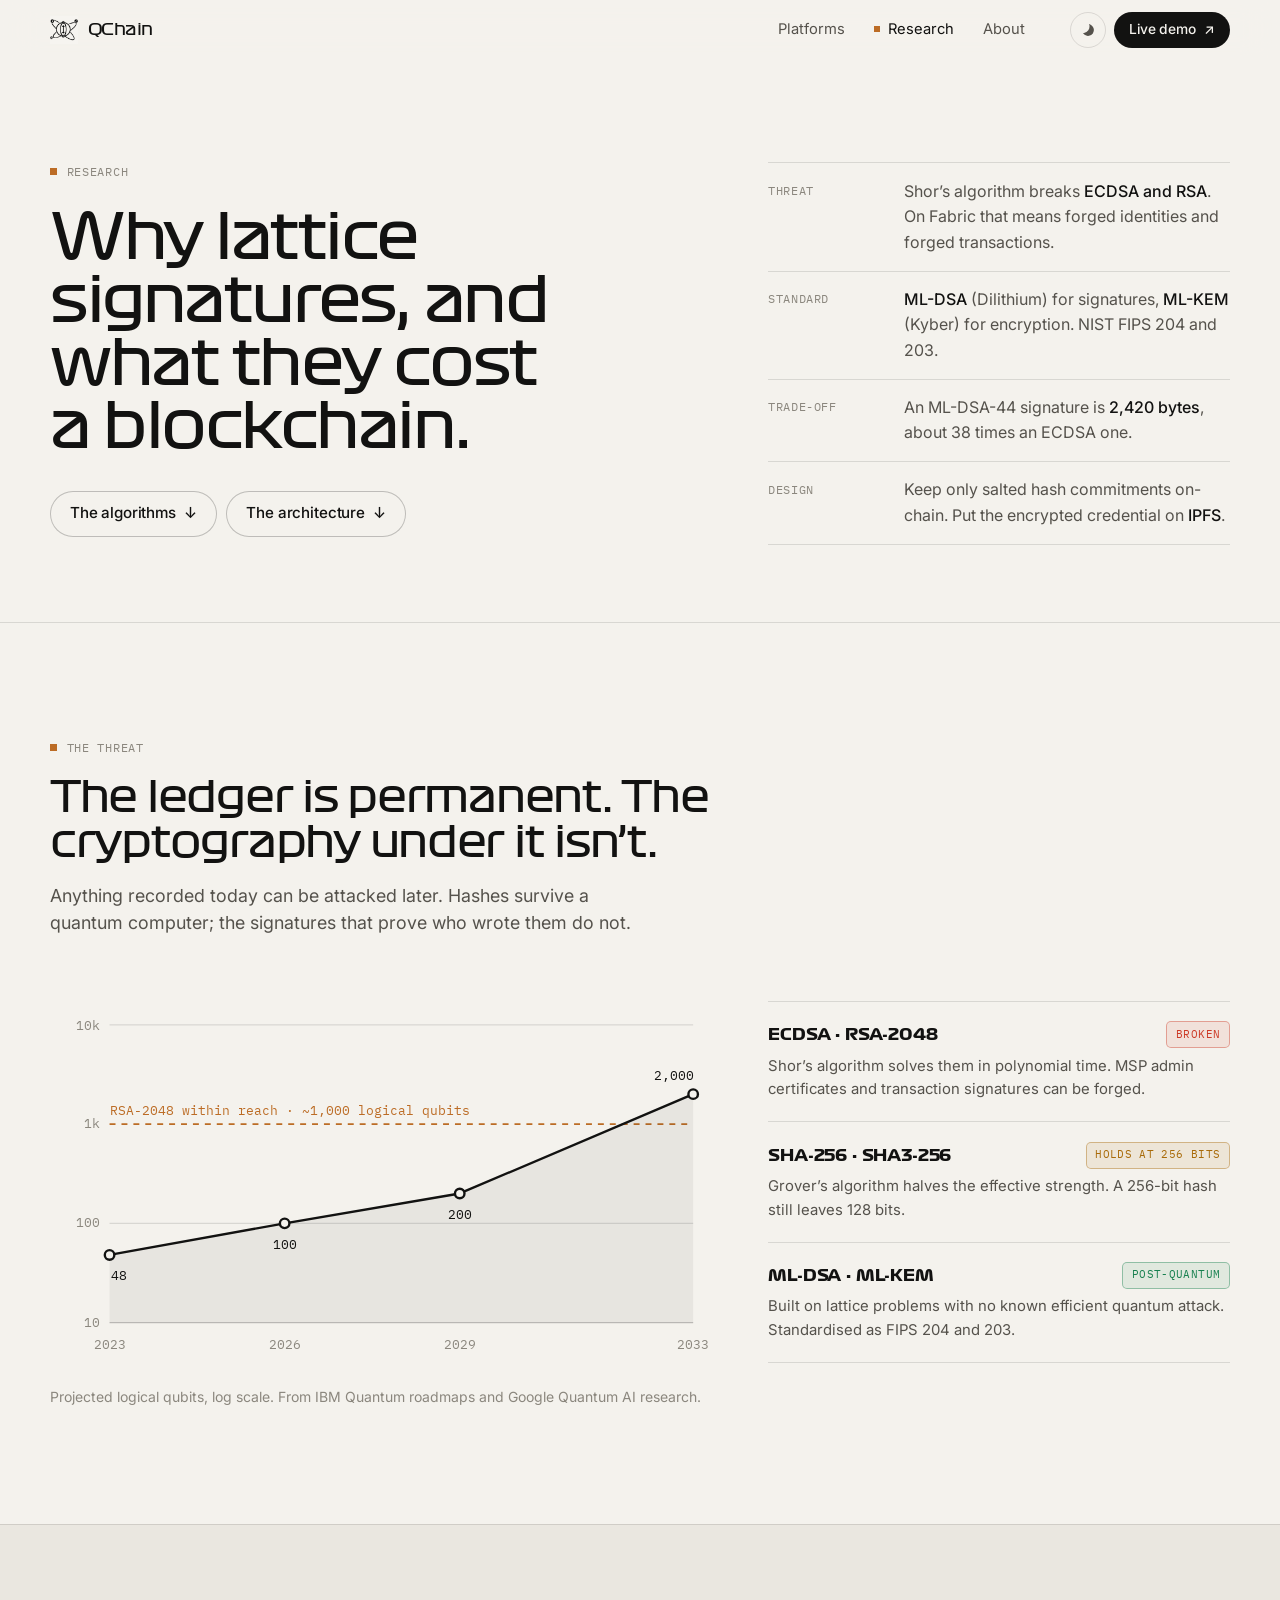
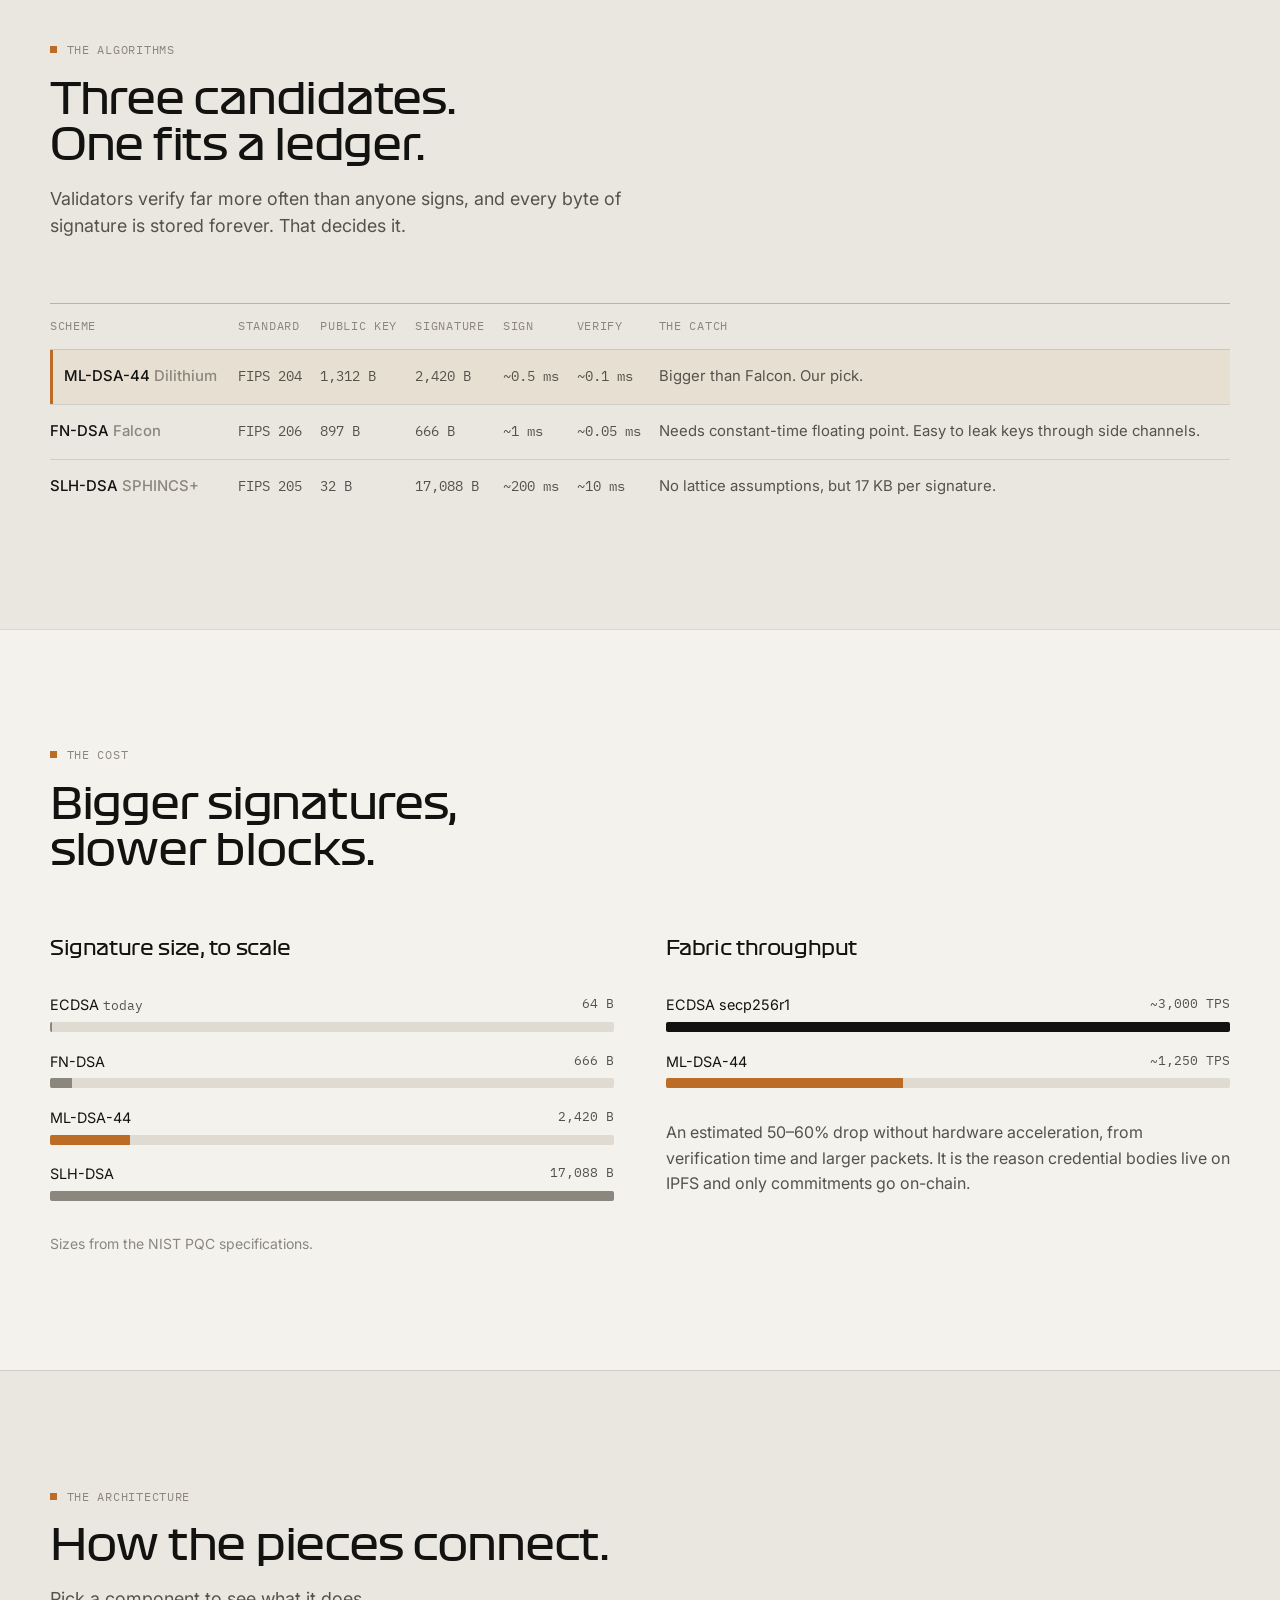
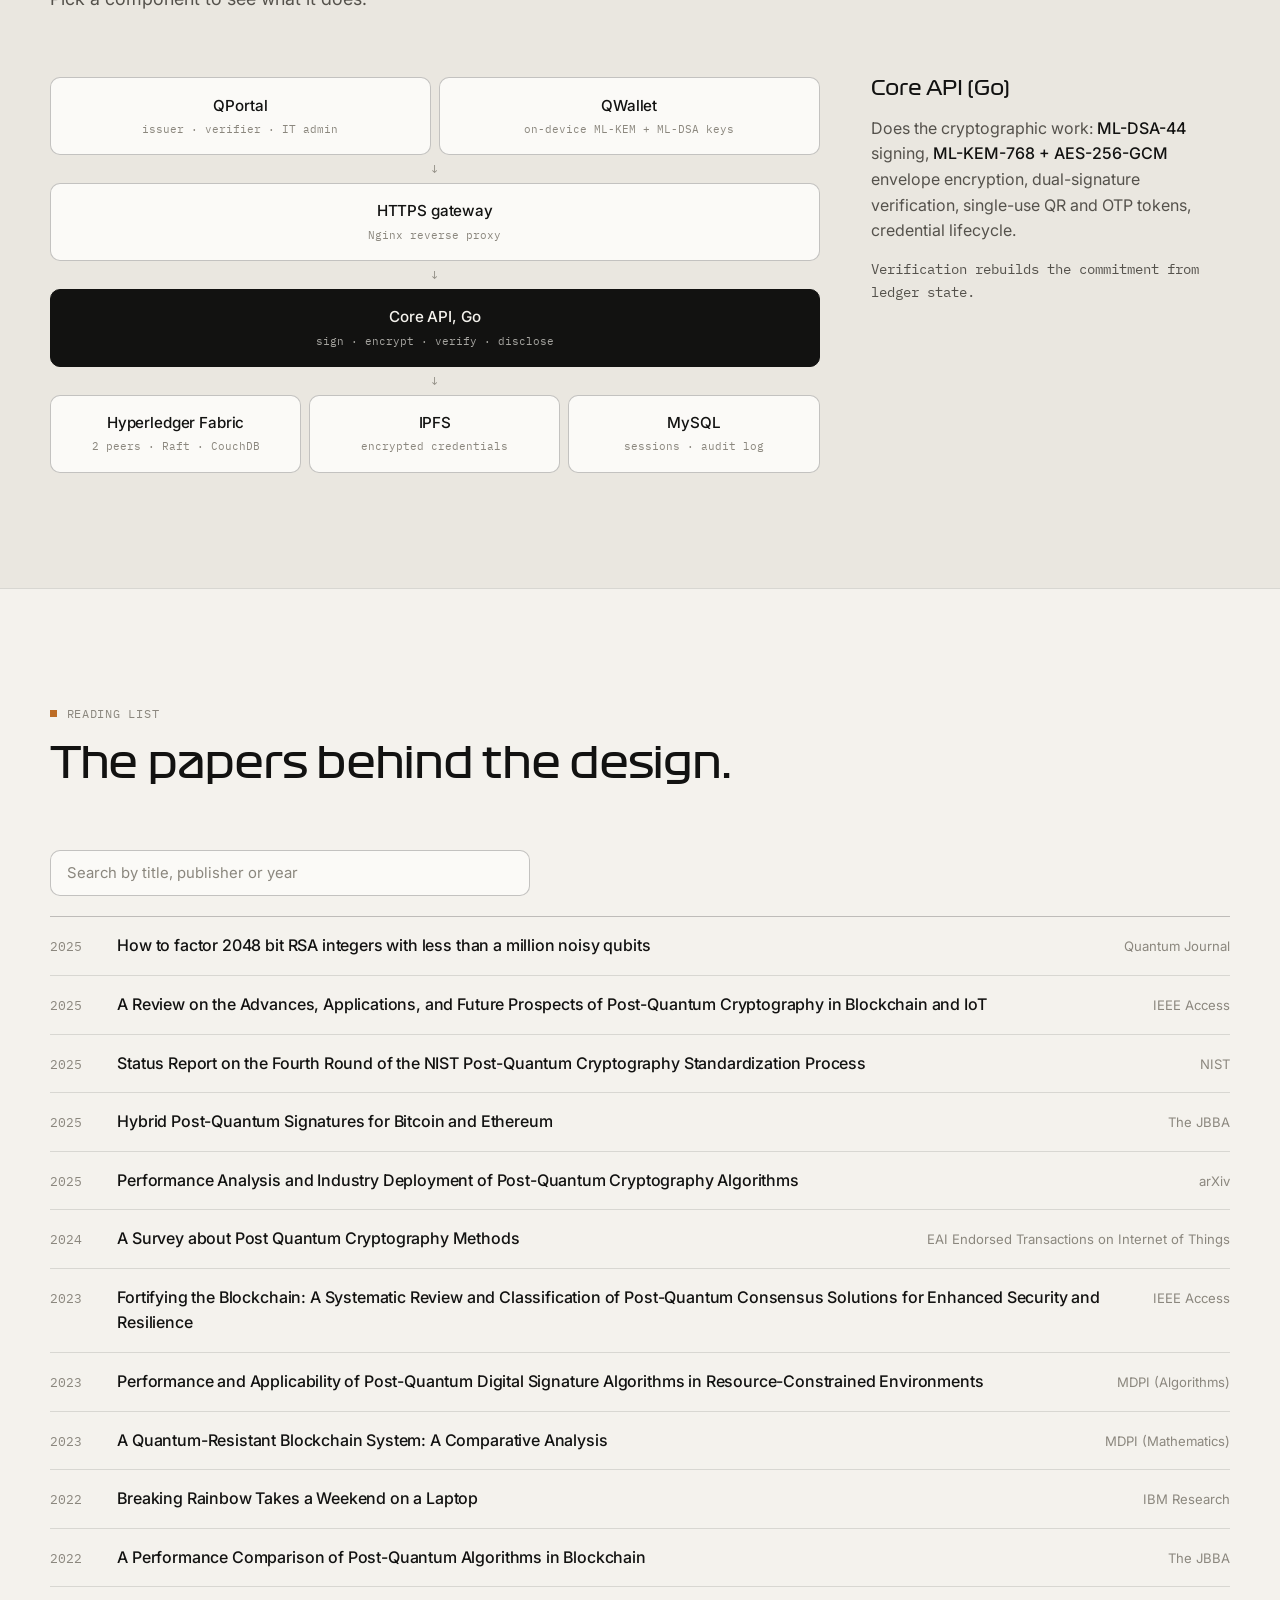
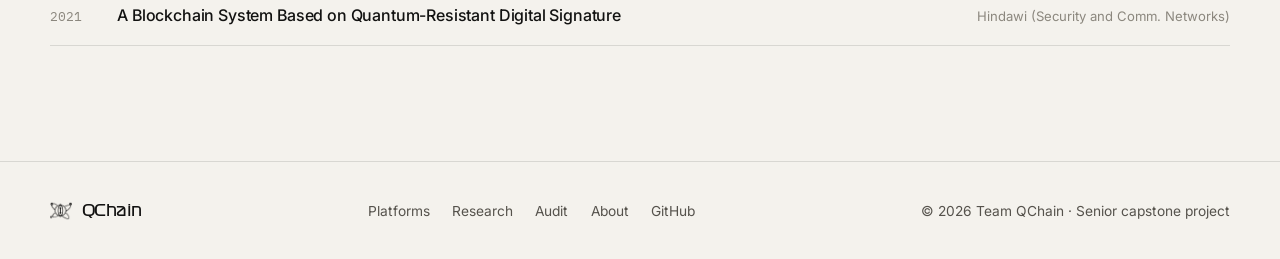
<file: research.html>
<!DOCTYPE html>
<html lang="en">
<head>
    <meta charset="UTF-8">
    <meta name="viewport" content="width=device-width, initial-scale=1.0">
    <script>
        document.documentElement.classList.add('js');
        try {
            if (localStorage.theme === 'dark' ||
                (!('theme' in localStorage) && window.matchMedia('(prefers-color-scheme: dark)').matches)) {
                document.documentElement.classList.add('dark');
            }
        } catch (e) {}
    </script>
    <title>Research &amp; Architecture — QChain</title>
    <meta name="title" content="Research &amp; Architecture — QChain">
    <meta name="description" content="Strategic analysis of integrating Post-Quantum Cryptography (ML-DSA, ML-KEM) into Hyperledger Fabric and hybrid IPFS storage.">

    <!-- Open Graph / Facebook / LinkedIn / Slack -->
    <meta property="og:type" content="article">
    <meta property="og:url" content="https://teamqchain.github.io/research.html">
    <meta property="og:title" content="Research &amp; Architecture — QChain">
    <meta property="og:description" content="Strategic analysis of integrating Post-Quantum Cryptography (ML-DSA, ML-KEM) into Hyperledger Fabric and hybrid IPFS storage.">
    <meta property="og:image" content="https://teamqchain.github.io/assets/og-image.jpg">
    <meta property="og:image:alt" content="QChain Post-Quantum Cryptography Research">

    <!-- Twitter / X -->
    <meta name="twitter:card" content="summary_large_image">
    <meta name="twitter:url" content="https://teamqchain.github.io/research.html">
    <meta name="twitter:title" content="Research &amp; Architecture — QChain">
    <meta name="twitter:description" content="Strategic analysis of integrating Post-Quantum Cryptography (ML-DSA, ML-KEM) into Hyperledger Fabric and hybrid IPFS storage.">
    <meta name="twitter:image" content="https://teamqchain.github.io/assets/og-image.jpg">

    <link rel="canonical" href="https://teamqchain.github.io/research.html">

    <!-- Schema.org Structured Data -->
    <script type="application/ld+json">
    {
      "@context": "https://schema.org",
      "@type": "TechArticle",
      "@id": "https://teamqchain.github.io/research.html#article",
      "headline": "Securing the Ledger Against Quantum Supremacy: Post-Quantum Cryptography in Hyperledger Fabric",
      "alternativeHeadline": "Strategic analysis of integrating ML-DSA and ML-KEM into Hyperledger Fabric and hybrid IPFS storage",
      "description": "A rigorous architectural exploration of integrating lattice-based Post-Quantum Cryptography (PQC) into Hyperledger Fabric, transitioning from classical ECDSA to NIST FIPS 203 & 204 standards.",
      "url": "https://teamqchain.github.io/research.html",
      "image": "https://teamqchain.github.io/assets/og-image.jpg",
      "author": {
        "@type": "Organization",
        "name": "Team QChain",
        "url": "https://teamqchain.github.io/"
      },
      "publisher": {
        "@type": "Organization",
        "name": "QChain",
        "url": "https://teamqchain.github.io/",
        "logo": {
          "@type": "ImageObject",
          "url": "https://teamqchain.github.io/assets/qchain_logo.jpeg"
        }
      },
      "about": [
        { "@type": "Thing", "name": "Post-Quantum Cryptography" },
        { "@type": "Thing", "name": "Hyperledger Fabric" },
        { "@type": "Thing", "name": "ML-DSA (Dilithium)" },
        { "@type": "Thing", "name": "ML-KEM (Kyber)" },
        { "@type": "Thing", "name": "Verifiable Credentials" }
      ],
      "inLanguage": "en"
    }
    </script>
    <link rel="icon" href="assets/qchain_logo.ico" type="image/x-icon">
    <link rel="preconnect" href="https://fonts.googleapis.com">
    <link rel="preconnect" href="https://fonts.gstatic.com" crossorigin>
    <link href="https://fonts.googleapis.com/css2?family=IBM+Plex+Mono:wght@400;500;600&family=Inter:opsz,wght@14..32,300;14..32,400;14..32,500;14..32,600;14..32,700&display=swap" rel="stylesheet">
    <link rel="stylesheet" href="styles.css">
    <script src="data.js" defer></script>
    <script src="script.js" defer></script>
</head>
<body>

    <header class="nav">
        <div class="wrap nav__in">
            <a class="brand" href="index.html"><img src="assets/qchain-mark.webp" alt="" width="28" height="28"><span>QChain</span></a>
            <nav class="nav__links" aria-label="Primary">
                <a href="platforms.html">Platforms</a>
                <a href="research.html" aria-current="page">Research</a>
                <a href="about.html">About</a>
            </nav>
            <div class="nav__end">
                <button class="theme-toggle" id="themeBtn" type="button" aria-label="Toggle theme">
                    <svg xmlns="http://www.w3.org/2000/svg" aria-hidden="true" class="theme-toggle__inner-moon" fill="currentColor" viewBox="0 0 32 32">
                        <mask id="moon-mask"><rect x="0" y="0" width="32" height="32" fill="white" /><circle cx="22" cy="10" r="9" fill="black" class="moon-mask-circle" /></mask>
                        <path class="sun-rays" d="M27.5 11.5v-7h-7L16 0l-4.5 4.5h-7v7L0 16l4.5 4.5v7h7L16 32l4.5-4.5h7v-7L32 16l-4.5-4.5zM16 25.4a9.39 9.39 0 1 1 0-18.8 9.39 9.39 0 1 1 0 18.8z" />
                        <circle class="sun-core" cx="16" cy="16" r="8.1" mask="url(#moon-mask)" />
                    </svg>
                </button>
                <a class="btn btn--sm nav__demo" href="https://qportal.vercel.app/" target="_blank" rel="noopener">Live demo <span class="arr">↗</span></a>
                <button class="icon-btn nav__burger" id="navBurger" type="button" aria-label="Menu" aria-expanded="false" aria-controls="navSheet">
                    <svg viewBox="0 0 24 24" fill="none" stroke="currentColor" stroke-width="1.7" stroke-linecap="round"><path d="M4 8h16M4 16h16"/></svg>
                </button>
            </div>
        </div>
        <div class="nav__sheet" id="navSheet">
            <a href="platforms.html">Platforms</a>
            <a href="research.html" aria-current="page">Research</a>
            <a href="audit.html">Security audit</a>
            <a href="about.html">About</a>
            <a href="https://qportal.vercel.app/" target="_blank" rel="noopener">Live demo</a>
        </div>
    </header>

    <main>
        <header class="wrap phead">
            <div class="split">
                <div class="col-7">
                    <p class="kicker" data-reveal>Research</p>
                    <h1 class="h-page" data-reveal="1">Why lattice signatures, and what they cost a blockchain.</h1>
                    <div class="jump" data-reveal="2">
                        <a class="btn btn--line" href="#algorithms">The algorithms <span class="arr arr--d">↓</span></a>
                        <a class="btn btn--line" href="#architecture">The architecture <span class="arr arr--d">↓</span></a>
                    </div>
                </div>
                <dl class="col-5 dl" data-reveal="2">
                    <div><dt>Threat</dt><dd>Shor&rsquo;s algorithm breaks <b>ECDSA and RSA</b>. On Fabric that means forged identities and forged transactions.</dd></div>
                    <div><dt>Standard</dt><dd><b>ML-DSA</b> (Dilithium) for signatures, <b>ML-KEM</b> (Kyber) for encryption. NIST FIPS 204 and 203.</dd></div>
                    <div><dt>Trade-off</dt><dd>An ML-DSA-44 signature is <b>2,420 bytes</b>, about 38 times an ECDSA one.</dd></div>
                    <div><dt>Design</dt><dd>Keep only salted hash commitments on-chain. Put the encrypted credential on <b>IPFS</b>.</dd></div>
                </dl>
            </div>
        </header>

        <!-- THREAT -->
        <section class="sec" id="threat">
            <div class="wrap">
                <header class="sec__head">
                    <p class="kicker" data-reveal>The threat</p>
                    <h2 data-reveal="1">The ledger is permanent. The cryptography under it isn&rsquo;t.</h2>
                    <p class="lede" data-reveal="2">Anything recorded today can be attacked later. Hashes survive a quantum computer; the signatures that prove who wrote them do not.</p>
                </header>

                <div class="split">
                    <figure class="col-7 stack" data-reveal>
                        <svg class="chart" viewBox="0 0 560 310" role="img" aria-label="Projected logical qubits: 48 in 2023, 100 in 2026, 200 in 2029 and 2,000 in 2033, crossing the roughly 1,000 needed to attack RSA-2048 in the early 2030s.">
                            <g class="grid">
                                <line x1="50" x2="540" y1="20" y2="20"/><line x1="50" x2="540" y1="103.3" y2="103.3" opacity="0"/><line x1="50" x2="540" y1="186.7" y2="186.7"/>
                            </g>
                            <line class="axis" x1="50" x2="540" y1="270" y2="270"/>
                            <g text-anchor="end"><text x="42" y="24">10k</text><text x="42" y="107">1k</text><text x="42" y="190">100</text><text x="42" y="274">10</text></g>
                            <g text-anchor="middle"><text x="50" y="292">2023</text><text x="197" y="292">2026</text><text x="344" y="292">2029</text><text x="540" y="292">2033</text></g>

                            <line class="thr" x1="50" x2="540" y1="103.3" y2="103.3"/>
                            <text class="thr-t" x="50" y="96">RSA-2048 within reach &middot; ~1,000 logical qubits</text>

                            <path class="area" d="M50 213.2 L197 186.7 L344 161.6 L540 78.2 L540 270 L50 270 Z"/>
                            <path class="line" pathLength="1" d="M50 213.2 L197 186.7 L344 161.6 L540 78.2"/>
                            <g>
                                <circle class="dot" cx="50" cy="213.2" r="4"/><circle class="dot" cx="197" cy="186.7" r="4"/><circle class="dot" cx="344" cy="161.6" r="4"/><circle class="dot" cx="540" cy="78.2" r="4"/>
                            </g>
                            <g class="val" text-anchor="middle">
                                <text class="val" x="58" y="234">48</text><text class="val" x="197" y="208">100</text><text class="val" x="344" y="183">200</text><text class="val" x="524" y="66">2,000</text>
                            </g>
                        </svg>
                        <figcaption class="small faint">Projected logical qubits, log scale. From IBM Quantum roadmaps and Google Quantum AI research.</figcaption>
                    </figure>

                    <div class="col-5 risk" data-reveal="1">
                        <div>
                            <div class="risk__h"><h4>ECDSA &middot; RSA-2048</h4><span class="tag tag--bad">Broken</span></div>
                            <p>Shor&rsquo;s algorithm solves them in polynomial time. MSP admin certificates and transaction signatures can be forged.</p>
                        </div>
                        <div>
                            <div class="risk__h"><h4>SHA-256 &middot; SHA3-256</h4><span class="tag tag--warn">Holds at 256 bits</span></div>
                            <p>Grover&rsquo;s algorithm halves the effective strength. A 256-bit hash still leaves 128 bits.</p>
                        </div>
                        <div>
                            <div class="risk__h"><h4>ML-DSA &middot; ML-KEM</h4><span class="tag tag--ok">Post-quantum</span></div>
                            <p>Built on lattice problems with no known efficient quantum attack. Standardised as FIPS 204 and 203.</p>
                        </div>
                    </div>
                </div>
            </div>
        </section>

        <!-- ALGORITHMS -->
        <section class="sec sec--tint" id="algorithms">
            <div class="wrap">
                <header class="sec__head">
                    <p class="kicker" data-reveal>The algorithms</p>
                    <h2 data-reveal="1">Three candidates. One fits a ledger.</h2>
                    <p class="lede" data-reveal="2">Validators verify far more often than anyone signs, and every byte of signature is stored forever. That decides it.</p>
                </header>

                <div class="tbl-wrap" data-reveal>
                    <table class="tbl" style="min-width: 760px">
                        <thead>
                            <tr><th>Scheme</th><th>Standard</th><th>Public key</th><th>Signature</th><th>Sign</th><th>Verify</th><th>The catch</th></tr>
                        </thead>
                        <tbody>
                            <tr class="is-pick">
                                <td>ML-DSA-44 <span class="faint">Dilithium</span></td><td class="num">FIPS 204</td><td class="num">1,312 B</td><td class="num">2,420 B</td><td class="num">~0.5 ms</td><td class="num">~0.1 ms</td>
                                <td>Bigger than Falcon. Our pick.</td>
                            </tr>
                            <tr>
                                <td>FN-DSA <span class="faint">Falcon</span></td><td class="num">FIPS 206</td><td class="num">897 B</td><td class="num">666 B</td><td class="num">~1 ms</td><td class="num">~0.05 ms</td>
                                <td>Needs constant-time floating point. Easy to leak keys through side channels.</td>
                            </tr>
                            <tr>
                                <td>SLH-DSA <span class="faint">SPHINCS+</span></td><td class="num">FIPS 205</td><td class="num">32 B</td><td class="num">17,088 B</td><td class="num">~200 ms</td><td class="num">~10 ms</td>
                                <td>No lattice assumptions, but 17 KB per signature.</td>
                            </tr>
                        </tbody>
                    </table>
                </div>
            </div>
        </section>

        <!-- COST -->
        <section class="sec" id="performance">
            <div class="wrap">
                <header class="sec__head">
                    <p class="kicker" data-reveal>The cost</p>
                    <h2 data-reveal="1">Bigger signatures, slower blocks.</h2>
                </header>

                <div class="split">
                    <div class="col-6 stack-lg" data-reveal>
                        <h3>Signature size, to scale</h3>
                        <div class="bars">
                            <div class="bar" style="--d:0"><div class="bar__l"><span>ECDSA <span class="faint">today</span></span><span>64 B</span></div><div class="bar__t"><div class="bar__f" style="--v:0.4%"></div></div></div>
                            <div class="bar" style="--d:1"><div class="bar__l"><span>FN-DSA</span><span>666 B</span></div><div class="bar__t"><div class="bar__f" style="--v:3.9%"></div></div></div>
                            <div class="bar bar--pick" style="--d:2"><div class="bar__l"><span>ML-DSA-44</span><span>2,420 B</span></div><div class="bar__t"><div class="bar__f" style="--v:14.2%"></div></div></div>
                            <div class="bar" style="--d:3"><div class="bar__l"><span>SLH-DSA</span><span>17,088 B</span></div><div class="bar__t"><div class="bar__f" style="--v:100%"></div></div></div>
                        </div>
                        <p class="small faint">Sizes from the NIST PQC specifications.</p>
                    </div>

                    <div class="col-6 stack-lg" data-reveal="1">
                        <h3>Fabric throughput</h3>
                        <div class="bars">
                            <div class="bar bar--ink" style="--d:0"><div class="bar__l"><span>ECDSA secp256r1</span><span>~3,000 TPS</span></div><div class="bar__t"><div class="bar__f" style="--v:100%"></div></div></div>
                            <div class="bar bar--pick" style="--d:1"><div class="bar__l"><span>ML-DSA-44</span><span>~1,250 TPS</span></div><div class="bar__t"><div class="bar__f" style="--v:42%"></div></div></div>
                        </div>
                        <p class="muted">An estimated 50&ndash;60% drop without hardware acceleration, from verification time and larger packets. It is the reason credential bodies live on IPFS and only commitments go on-chain.</p>
                    </div>
                </div>
            </div>
        </section>

        <!-- ARCHITECTURE -->
        <section class="sec sec--tint" id="architecture">
            <div class="wrap">
                <header class="sec__head">
                    <p class="kicker" data-reveal>The architecture</p>
                    <h2 data-reveal="1">How the pieces connect.</h2>
                    <p class="lede" data-reveal="2">Pick a component to see what it does.</p>
                </header>

                <div class="split">
                    <div class="col-8 arch" data-reveal>
                        <div class="arch__row" style="--n:2">
                            <button class="node" type="button" data-arch="qportal" aria-pressed="false"><b>QPortal</b><span>issuer &middot; verifier &middot; IT admin</span></button>
                            <button class="node" type="button" data-arch="qwallet" aria-pressed="false"><b>QWallet</b><span>on-device ML-KEM + ML-DSA keys</span></button>
                        </div>
                        <div class="arch__arrow">↓</div>
                        <div class="arch__row">
                            <button class="node" type="button" data-arch="gateway" aria-pressed="false"><b>HTTPS gateway</b><span>Nginx reverse proxy</span></button>
                        </div>
                        <div class="arch__arrow">↓</div>
                        <div class="arch__row">
                            <button class="node" type="button" data-arch="backend" aria-pressed="true"><b>Core API, Go</b><span>sign &middot; encrypt &middot; verify &middot; disclose</span></button>
                        </div>
                        <div class="arch__arrow">↓</div>
                        <div class="arch__row" style="--n:3">
                            <button class="node" type="button" data-arch="fabric" aria-pressed="false"><b>Hyperledger Fabric</b><span>2 peers &middot; Raft &middot; CouchDB</span></button>
                            <button class="node" type="button" data-arch="ipfs" aria-pressed="false"><b>IPFS</b><span>encrypted credentials</span></button>
                            <button class="node" type="button" data-arch="mysql" aria-pressed="false"><b>MySQL</b><span>sessions &middot; audit log</span></button>
                        </div>
                    </div>

                    <aside class="col-4 inspector" data-reveal="1" aria-live="polite">
                        <h3 id="archTitle">Core API (Go)</h3>
                        <p id="archText">Does the cryptographic work: <b>ML-DSA-44</b> signing, <b>ML-KEM-768 + AES-256-GCM</b> envelope encryption, dual-signature verification, single-use QR and OTP tokens, credential lifecycle.</p>
                        <p class="small faint mono">Verification rebuilds the commitment from ledger state.</p>
                    </aside>
                </div>
            </div>
        </section>

        <!-- READING LIST -->
        <section class="sec" id="references">
            <div class="wrap">
                <header class="sec__head">
                    <p class="kicker" data-reveal>Reading list</p>
                    <h2 data-reveal="1">The papers behind the design.</h2>
                </header>
                <div style="margin-bottom: 1.25rem; max-width: 30rem" data-reveal>
                    <input class="input" id="refSearch" type="search" placeholder="Search by title, publisher or year" aria-label="Search the reading list">
                </div>
                <div class="refs" id="refs" data-reveal></div>
                <p class="muted" id="refNone" hidden style="padding-top: 1.5rem">Nothing matches that search.</p>
            </div>
        </section>
    </main>

    <footer class="foot">
        <div class="wrap foot__in">
            <a class="brand" href="index.html"><img src="assets/qchain-mark.webp" alt="" width="22" height="22"><span>QChain</span></a>
            <nav aria-label="Footer">
                <a href="platforms.html">Platforms</a>
                <a href="research.html">Research</a>
                <a href="audit.html">Audit</a>
                <a href="about.html">About</a>
                <a href="https://github.com/teamqchain" target="_blank" rel="noopener">GitHub</a>
            </nav>
            <p>&copy; 2026 Team QChain &middot; Senior capstone project</p>
        </div>
    </footer>
</body>
</html>
</file>
<file: styles.css>
/* ============================================================
   QChain — site styles
   Ink on paper, one signal colour, Formula 1 + Inter typography.
   No framework: every class in this file is used by the pages.
   ============================================================ */

/* ---------- 0. Fonts ---------- */
@font-face {
    font-family: 'Formula1';
    src: url('assets/Formula1-Regular.ttf') format('truetype');
    font-weight: normal;
    font-display: swap;
}
@font-face {
    font-family: 'Formula1';
    src: url('assets/Formula1-Bold.ttf') format('truetype');
    font-weight: bold;
    font-display: swap;
}
@font-face {
    font-family: 'Formula1';
    src: url('assets/Formula1-Italic.ttf') format('truetype');
    font-weight: normal;
    font-style: italic;
    font-display: swap;
}

/* ---------- 1. Tokens ---------- */
:root {
    --paper:   #f4f2ed;
    --paper-2: #eae7e0;
    --paper-3: #dfdbd2;
    --card:    #fbfaf7;
    --ink:     #121211;
    --ink-2:   #55524c;
    --ink-3:   #8b877e;
    --line:    rgba(18, 18, 17, 0.12);
    --line-2:  rgba(18, 18, 17, 0.24);
    --accent:  #bc6c25;
    --on-accent: #fff;

    --ok:   #17804f;
    --warn: #a86a08;
    --bad:  #cc3a26;
    --info: #2c63c9;
    --hot:  #d9650b;

    --nav-h: 60px;
    --wrap: 1180px;
    --gutter: clamp(1.15rem, 4vw, 2.5rem);
    --r: 14px;
    --r-sm: 8px;

    --sans: "Inter", -apple-system, BlinkMacSystemFont, "Segoe UI", Roboto, sans-serif;
    --mono: "IBM Plex Mono", ui-monospace, "SF Mono", Menlo, Consolas, monospace;
    --font-f1: "Formula1", "Inter", system-ui, sans-serif;

    --ease: cubic-bezier(0.22, 1, 0.36, 1);
    --ease-io: cubic-bezier(0.65, 0, 0.35, 1);

    color-scheme: light;
}

.dark {
    --paper:   #0c0c0b;
    --paper-2: #151514;
    --paper-3: #1e1e1c;
    --card:    #131312;
    --ink:     #eeece6;
    --ink-2:   #a9a69d;
    --ink-3:   #716e67;
    --line:    rgba(238, 236, 230, 0.12);
    --line-2:  rgba(238, 236, 230, 0.26);
    --accent:  #bc6c25;
    --on-accent: #140a05;

    --ok:   #3fbf83;
    --warn: #e0a53a;
    --bad:  #f0705c;
    --info: #6d9cf2;
    --hot:  #f39240;

    color-scheme: dark;
}

/* ---------- 2. Base ---------- */
*, *::before, *::after { box-sizing: border-box; }

html {
    -webkit-text-size-adjust: 100%;
    scroll-behavior: smooth;
    scroll-padding-top: calc(var(--nav-h) + 1.25rem);
}

body {
    margin: 0;
    min-height: 100svh;
    display: flex;
    flex-direction: column;
    background: var(--paper);
    color: var(--ink);
    font-family: var(--sans);
    font-size: 1rem;
    line-height: 1.6;
    -webkit-font-smoothing: antialiased;
    -moz-osx-font-smoothing: grayscale;
    text-rendering: optimizeLegibility;
    transition: background-color 0.35s var(--ease), color 0.35s var(--ease);
}

main { flex: 1; }

h1, h2, h3, h4, p, ul, ol, dl, dd, figure, blockquote { margin: 0; }
ul, ol { padding: 0; list-style: none; }
img, svg { display: block; max-width: 100%; }
a { color: inherit; text-decoration: none; }
button, input, select { font: inherit; color: inherit; }
button { background: none; border: 0; padding: 0; cursor: pointer; }
table { border-collapse: collapse; width: 100%; }

::selection { background: var(--accent); color: var(--on-accent); }

:focus-visible {
    outline: 2px solid var(--accent);
    outline-offset: 3px;
    border-radius: 4px;
}

@view-transition { navigation: auto; }
::view-transition-old(root), ::view-transition-new(root) { animation-duration: 0.22s; }

/* ---------- 3. Type ---------- */
h1, h2, h3, h4, .display, .h-page, .h2, .h3, .brand, .font-f1 {
    font-family: var(--font-f1);
    letter-spacing: -0.025em;
    font-feature-settings: "cv02", "cv03", "cv04", "cv11";
}

h1, h2, h3, h4 { font-weight: 500; letter-spacing: -0.03em; text-wrap: balance; }

.display {
    font-size: clamp(2.6rem, 5.6vw, 4.9rem);
    line-height: 1;
    letter-spacing: -0.045em;
}

.h-page {
    font-size: clamp(2.3rem, 4.8vw, 4rem);
    line-height: 1.03;
    letter-spacing: -0.04em;
}

h2, .h2 {
    font-size: clamp(1.8rem, 3.3vw, 2.75rem);
    line-height: 1.08;
}

h3, .h3 { font-size: 1.2rem; line-height: 1.25; letter-spacing: -0.02em; }
h4 { font-size: 1rem; line-height: 1.3; letter-spacing: -0.01em; font-weight: 600; }

p { text-wrap: pretty; }

.lede {
    font-size: clamp(1.05rem, 1.4vw, 1.2rem);
    line-height: 1.5;
    color: var(--ink-2);
    max-width: 34em;
}

.muted { color: var(--ink-2); }
.faint { color: var(--ink-3); }
.small { font-size: 0.875rem; }
.mono  { font-family: var(--mono); font-feature-settings: "zero"; }
.accent { color: var(--accent); }
strong { font-weight: 600; }

.kicker {
    font-family: var(--mono);
    font-size: 0.75rem;
    letter-spacing: 0.06em;
    text-transform: uppercase;
    color: var(--ink-3);
    display: flex;
    align-items: center;
    gap: 0.6rem;
}

.kicker::before {
    content: "";
    width: 7px;
    height: 7px;
    background: var(--accent);
    flex: none;
}

code {
    font-family: var(--mono);
    font-size: 0.86em;
    padding: 0.1em 0.35em;
    border-radius: 4px;
    background: var(--paper-2);
    border: 1px solid var(--line);
}

/* ---------- 4. Layout ---------- */
.wrap {
    width: 100%;
    max-width: calc(var(--wrap) + var(--gutter) * 2);
    margin-inline: auto;
    padding-inline: var(--gutter);
}

.sec { padding-block: clamp(4rem, 9vw, 7.5rem); border-top: 1px solid var(--line); }
.sec--tint { background: var(--paper-2); }
.sec--flush { border-top: 0; }

.sec__head { display: grid; gap: 1.1rem; margin-bottom: clamp(2.25rem, 5vw, 4rem); max-width: 46rem; }

.split {
    display: grid;
    grid-template-columns: repeat(12, minmax(0, 1fr));
    gap: clamp(1.5rem, 4vw, 3.5rem);
    align-items: start;
}

.split > .col-4 { grid-column: span 4; }
.split > .col-5 { grid-column: span 5; }
.split > .col-6 { grid-column: span 6; }
.split > .col-7 { grid-column: span 7; }
.split > .col-8 { grid-column: span 8; }
.split--center { align-items: center; }

.stack    { display: grid; gap: 1rem; }
.stack-lg { display: grid; gap: 2rem; }
.row      { display: flex; flex-wrap: wrap; align-items: center; gap: 0.75rem 1rem; }

@media (max-width: 900px) {
    .split > [class*="col-"] { grid-column: 1 / -1; }
}

/* ---------- 5. Nav ---------- */
.nav {
    position: sticky;
    top: 0;
    z-index: 50;
    height: var(--nav-h);
    background: color-mix(in srgb, var(--paper) 82%, transparent);
    -webkit-backdrop-filter: blur(18px) saturate(1.4);
    backdrop-filter: blur(18px) saturate(1.4);
    border-bottom: 1px solid transparent;
    transition: border-color 0.3s, background-color 0.35s var(--ease);
}

.nav.is-scrolled { border-bottom-color: var(--line); }

.nav__in { height: 100%; display: flex; align-items: center; gap: 2rem; }

.brand { display: flex; align-items: center; gap: 0.6rem; font-weight: 400; font-size: 1.06rem; letter-spacing: -0.03em; }
.brand span { font-weight: 400; }
.brand img, .mark { width: 28px; height: 28px; mix-blend-mode: multiply; }
.dark .brand img, .dark .mark { filter: invert(1); mix-blend-mode: screen; }

.nav__links { display: flex; gap: 0.25rem; margin-left: auto; }

.nav__links a {
    padding: 0.4rem 0.8rem;
    border-radius: 99px;
    font-size: 0.92rem;
    color: var(--ink-2);
    transition: color 0.2s, background-color 0.2s;
}

.nav__links a:hover { color: var(--ink); background: var(--paper-2); }
.nav__links a[aria-current="page"] { color: var(--ink); }
.nav__links a[aria-current="page"]::before {
    content: "";
    display: inline-block;
    width: 6px; height: 6px;
    margin-right: 0.45rem;
    background: var(--accent);
    vertical-align: 0.12em;
}

.nav__end { display: flex; align-items: center; gap: 0.5rem; }

.icon-btn {
    width: 36px; height: 36px;
    display: grid; place-items: center;
    border-radius: 99px;
    color: var(--ink-2);
    transition: background-color 0.2s, color 0.2s, transform 0.2s var(--ease);
}
.icon-btn:hover { background: var(--paper-2); color: var(--ink); }
.icon-btn:active { transform: scale(0.92); }
.icon-btn svg { width: 18px; height: 18px; }

.theme-icon .sun, .dark .theme-icon .moon { display: none; }
.dark .theme-icon .sun { display: block; }

/* Theme toggle (animated sun / moon morph) */
.theme-toggle {
    background: transparent;
    border: 1px solid var(--line);
    padding: 0;
    width: 36px;
    height: 36px;
    outline: none;
    cursor: pointer;
    display: inline-flex;
    align-items: center;
    justify-content: center;
    border-radius: 9999px;
    color: var(--ink-2);
    transition: color 0.2s var(--ease),
                background-color 0.2s var(--ease),
                border-color 0.2s var(--ease),
                transform 0.2s var(--ease);
}

.theme-toggle:hover {
    color: var(--ink);
    background: var(--paper-2);
    border-color: var(--line-2);
}

.theme-toggle:active {
    transform: scale(0.92);
}

.theme-toggle__inner-moon {
    width: 18px;
    height: 18px;
    transition: transform 0.5s cubic-bezier(0.16, 1, 0.3, 1);
    transform-origin: center;
    transform: rotate(-100deg);
}

.dark .theme-toggle__inner-moon {
    transform: rotate(0deg);
}

.theme-toggle__inner-moon .sun-rays {
    transition: transform 0.5s cubic-bezier(0.16, 1, 0.3, 1), opacity 0.3s ease;
    transform-origin: center;
    transform: scale(0.2);
    opacity: 0;
}

.dark .theme-toggle__inner-moon .sun-rays {
    transform: scale(1);
    opacity: 1;
}

.theme-toggle__inner-moon .sun-core {
    transition: transform 0.5s cubic-bezier(0.16, 1, 0.3, 1);
    transform-origin: center;
    transform: scale(1.3);
}

.dark .theme-toggle__inner-moon .sun-core {
    transform: scale(1);
}

.theme-toggle__inner-moon .moon-mask-circle {
    transition: transform 0.5s cubic-bezier(0.16, 1, 0.3, 1);
    transform: translate(0, 0);
}

.dark .theme-toggle__inner-moon .moon-mask-circle {
    transform: translate(12px, -12px);
}

.nav__burger { display: none; }

.nav__sheet {
    position: absolute;
    inset: var(--nav-h) 0 auto 0;
    background: var(--paper);
    border-bottom: 1px solid var(--line);
    padding: 0.5rem var(--gutter) 1.25rem;
    display: grid;
    opacity: 0;
    visibility: hidden;
    transform: translateY(-8px);
    transition: opacity 0.25s var(--ease), transform 0.25s var(--ease), visibility 0.25s;
}

.nav__sheet.is-open { opacity: 1; visibility: visible; transform: none; }

.nav__sheet a {
    padding: 0.85rem 0;
    font-size: 1.35rem;
    letter-spacing: -0.03em;
    border-bottom: 1px solid var(--line);
    display: flex;
    justify-content: space-between;
}
.nav__sheet a::after { content: "→"; color: var(--ink-3); }

@media (max-width: 760px) {
    .nav__links, .nav .nav__demo { display: none; }
    .nav__end { margin-left: auto; }
    .nav__burger { display: grid; }
}

@media (min-width: 761px) { .nav__sheet { display: none; } }

/* ---------- 6. Buttons & links ---------- */
.btn {
    display: inline-flex;
    align-items: center;
    justify-content: center;
    gap: 0.5rem;
    height: 46px;
    padding: 0 1.25rem;
    border-radius: 99px;
    background: var(--ink);
    color: var(--paper);
    font-size: 0.95rem;
    font-weight: 500;
    letter-spacing: -0.01em;
    white-space: nowrap;
    transition: transform 0.25s var(--ease), background-color 0.2s, color 0.2s, border-color 0.2s;
}

.btn:hover { background: var(--accent); color: var(--on-accent); }
.btn:active { transform: scale(0.97); }
.btn .arr { transition: transform 0.3s var(--ease); }
.btn:hover .arr { transform: translate(2px, -2px); }
.btn:hover .arr--r { transform: translateX(3px); }
.btn:hover .arr--d { transform: translateY(3px); }

.btn--line { background: transparent; color: var(--ink); box-shadow: inset 0 0 0 1px var(--line-2); }
.btn--line:hover { background: var(--ink); color: var(--paper); box-shadow: none; }

.btn--sm { height: 36px; padding: 0 0.95rem; font-size: 0.86rem; }

.link {
    display: inline-flex;
    align-items: center;
    gap: 0.4rem;
    font-weight: 500;
    background: linear-gradient(currentColor, currentColor) 0 100% / 100% 1px no-repeat;
    padding-bottom: 2px;
    transition: color 0.2s, background-size 0.35s var(--ease);
}
.link:hover { color: var(--accent); }
.link .arr { transition: transform 0.3s var(--ease); }
.link:hover .arr { transform: translateX(3px); }

.tag {
    display: inline-flex;
    align-items: center;
    gap: 0.4rem;
    font-family: var(--mono);
    font-size: 0.7rem;
    letter-spacing: 0.03em;
    text-transform: uppercase;
    padding: 0.22rem 0.55rem;
    border-radius: 5px;
    border: 1px solid var(--line-2);
    color: var(--ink-2);
    white-space: nowrap;
}

.tag--ok   { color: var(--ok);   border-color: color-mix(in srgb, var(--ok) 40%, transparent);   background: color-mix(in srgb, var(--ok) 9%, transparent); }
.tag--warn { color: var(--warn); border-color: color-mix(in srgb, var(--warn) 40%, transparent); background: color-mix(in srgb, var(--warn) 9%, transparent); }
.tag--bad  { color: var(--bad);  border-color: color-mix(in srgb, var(--bad) 40%, transparent);  background: color-mix(in srgb, var(--bad) 9%, transparent); }
.tag--hot  { color: var(--hot);  border-color: color-mix(in srgb, var(--hot) 40%, transparent);  background: color-mix(in srgb, var(--hot) 9%, transparent); }
.tag--info { color: var(--info); border-color: color-mix(in srgb, var(--info) 40%, transparent); background: color-mix(in srgb, var(--info) 9%, transparent); }

/* ---------- 7. Reveal ---------- */
.js [data-reveal] { opacity: 0; }
.js [data-reveal].is-in {
    opacity: 1;
    animation: rise 0.9s var(--ease) backwards;
    animation-delay: calc(var(--d, 0) * 70ms);
}
@keyframes rise { from { opacity: 0; transform: translateY(18px); } }

/* ---------- 8. Home: hero + journey ---------- */
.journey {
    display: grid;
    grid-template-columns: minmax(0, 1.02fr) minmax(0, 0.98fr);
    column-gap: clamp(1rem, 4vw, 4rem);
}

.journey__copy { grid-column: 1; grid-row: 1; min-width: 0; }

.journey__stage {
    grid-column: 2;
    grid-row: 1;
    position: sticky;
    top: var(--nav-h);
    height: calc(100svh - var(--nav-h));
    align-self: start;
}

.hero {
    min-height: calc(100svh - var(--nav-h));
    display: flex;
    flex-direction: column;
    justify-content: center;
    gap: 1.75rem;
    padding-block: 3rem 5rem;
}

.hero .lede { max-width: 30em; }

.steps { padding-bottom: 14svh; }
.steps__title { padding-top: 2rem; display: grid; gap: 1rem; }

.step {
    min-height: 76svh;
    display: flex;
    flex-direction: column;
    justify-content: center;
    gap: 0.9rem;
    max-width: 27rem;
    opacity: 0.25;
    transition: opacity 0.5s var(--ease);
}

.step.is-active { opacity: 1; }

.step__n {
    font-family: var(--mono);
    font-size: 0.78rem;
    letter-spacing: 0.05em;
    color: var(--ink-3);
    display: flex;
    gap: 0.75rem;
    align-items: center;
}

.step__n b { font-weight: 500; color: var(--accent); }
.step__n::after { content: ""; height: 1px; flex: 1; background: var(--line); }
.step h3 { font-size: clamp(1.7rem, 2.8vw, 2.35rem); letter-spacing: -0.035em; line-height: 1.08; }
.step p { color: var(--ink-2); font-size: 1.05rem; }
.step .mono { font-size: 0.78rem; color: var(--ink-3); }

@media (max-width: 900px) {
    .journey { display: flex; flex-direction: column; }
    .journey__copy { display: contents; }
    .hero { order: 1; min-height: 0; padding-block: 2.5rem 1.25rem; gap: 1.4rem; }
    .journey__stage {
        order: 2;
        top: var(--nav-h);
        height: 58svh;
        z-index: 2;
        align-self: stretch;
        margin-inline: calc(var(--gutter) * -1);
        background: linear-gradient(var(--paper) 90%, transparent);
    }
    .steps { order: 3; padding-bottom: 2rem; }
    .steps__title { padding-top: 1rem; }
    .step { min-height: 44svh; justify-content: flex-start; padding-top: 1.5rem; max-width: none; }
}

/* ---------- 9. The phone ---------- */
.stage {
    position: relative;
    display: grid;
    place-items: center;
    perspective: 1500px;
    perspective-origin: 50% 46%;
    touch-action: pan-y;
    cursor: grab;
    -webkit-user-select: none;
    user-select: none;
    --s: 1;
}

.stage.is-dragging { cursor: grabbing; }

.stage__floor {
    position: absolute;
    left: 50%;
    top: calc(50% + 312px * var(--s) + 26px * var(--s));
    width: calc(300px * var(--s));
    height: calc(40px * var(--s));
    margin-left: calc(-150px * var(--s));
    border-radius: 50%;
    background: radial-gradient(closest-side, rgba(0, 0, 0, 0.34), transparent);
    filter: blur(calc(9px * var(--s)));
    transform: scaleX(var(--floor, 1));
    pointer-events: none;
}

.dark .stage__floor { background: radial-gradient(closest-side, rgba(0, 0, 0, 0.9), transparent); }

.stage__meta {
    position: absolute;
    left: 0; right: 0; bottom: 1.4rem;
    display: flex;
    justify-content: center;
    gap: 0.6rem;
    font-family: var(--mono);
    font-size: 0.72rem;
    letter-spacing: 0.05em;
    text-transform: uppercase;
    color: var(--ink-3);
    pointer-events: none;
}

.stage__meta b { color: var(--ink); font-weight: 500; }

.phone {
    --pw: 300px;
    --ph: 624px;
    --pt: 24px;
    --pr: 54px;
    position: absolute;
    left: 50%;
    top: 50%;
    width: var(--pw);
    height: var(--ph);
    margin: calc(var(--ph) / -2) 0 0 calc(var(--pw) / -2);
    transform-style: preserve-3d;
    will-change: transform;
    font-family: var(--sans);
    color: #111;
    line-height: 1.25;
}

.phone > * { position: absolute; }

.ph-front, .ph-back {
    inset: 0;
    border-radius: var(--pr);
    -webkit-backface-visibility: hidden;
    backface-visibility: hidden;
    overflow: hidden;
}

.ph-front {
    transform: translateZ(calc(var(--pt) / 2));
    background: #050506;
    box-shadow: inset 0 0 0 1.5px hsl(36 9% 66%), inset 0 0 0 3.5px #000;
}

.ph-back {
    transform: rotateY(180deg) translateZ(calc(var(--pt) / 2));
    background:
        radial-gradient(120% 80% at 20% 0%, rgba(255, 255, 255, 0.22), transparent 60%),
        linear-gradient(165deg, hsl(36 7% 68%), hsl(36 6% 55%) 55%, hsl(36 7% 62%));
    box-shadow: inset 0 0 0 1.5px hsl(36 9% 74%);
    filter: brightness(var(--bl, 1));
}

.ph-back img {
    position: absolute;
    left: 50%; top: 50%;
    width: 74px; height: 74px;
    margin: -37px 0 0 -37px;
    mix-blend-mode: multiply;
    opacity: 0.5;
}

.ph-cam, .ph-lens {
    left: auto;
    right: 18px;
    top: 18px;
    width: 122px;
    height: 122px;
    -webkit-backface-visibility: hidden;
    backface-visibility: hidden;
}

.ph-cam {
    left: auto;
    right: 18px;
    transform: rotateY(180deg) translateZ(calc(var(--pt) / 2 + 4px));
    border-radius: 34px;
    background: linear-gradient(150deg, hsl(36 8% 72%), hsl(36 6% 58%));
    box-shadow: 0 0 0 1px hsl(36 6% 50%), 0 6px 14px rgba(0, 0, 0, 0.28), inset 0 1px 0 rgba(255, 255, 255, 0.5);
    filter: brightness(var(--bl, 1));
}

.ph-lens {
    left: auto;
    right: 18px;
    transform: rotateY(180deg) translateZ(calc(var(--pt) / 2 + 8px));
}

.ph-lens i {
    position: absolute;
    width: 46px; height: 46px;
    border-radius: 50%;
    background:
        radial-gradient(circle at 38% 34%, rgba(140, 170, 255, 0.55), transparent 22%),
        radial-gradient(circle, #1a2238 0 28%, #05060a 30% 52%, #1b1b1e 54% 70%, #3a3a3d 72%);
    box-shadow: 0 0 0 2px hsl(36 6% 44%), 0 0 0 3.5px hsl(36 8% 76%), 0 3px 8px rgba(0, 0, 0, 0.45);
}

.ph-lens i:nth-child(1) { left: 10px; top: 10px; }
.ph-lens i:nth-child(2) { left: 10px; bottom: 10px; }
.ph-lens i:nth-child(3) { right: 8px; top: 38px; }
.ph-lens i:nth-child(4) {
    width: 13px; height: 13px; right: 24px; top: 14px;
    background: radial-gradient(circle, #fff6d6, #d9c98f);
    box-shadow: 0 0 0 1.5px hsl(36 6% 50%);
}
.ph-lens i:nth-child(5) {
    width: 13px; height: 13px; right: 24px; bottom: 14px;
    background: radial-gradient(circle at 40% 40%, #1c1d22, #08080a);
    box-shadow: 0 0 0 1.5px hsl(36 6% 50%), inset 0 1px 2px rgba(0, 0, 0, 0.85);
}

.ph-rim { left: 50%; top: 50%; width: 0; height: 0; transform-style: preserve-3d; }

.ph-seg {
    position: absolute;
    left: 0; top: 0;
    -webkit-backface-visibility: hidden;
    backface-visibility: hidden;
    --l: 56%;
    background: linear-gradient(90deg,
        hsl(36 9% calc(var(--l) + 16%)) 0,
        hsl(36 7% var(--l)) 13%,
        hsl(36 6% calc(var(--l) - 5%)) 50%,
        hsl(36 7% var(--l)) 87%,
        hsl(36 9% calc(var(--l) + 16%)) 100%);
}

.ph-btn {
    background: linear-gradient(90deg,
        hsl(36 8% calc(var(--l) + 10%)),
        hsl(36 6% calc(var(--l) - 2%)) 50%,
        hsl(36 8% calc(var(--l) + 10%)));
    border-radius: 3px;
}

/* Screen */
.ph-screen {
    position: absolute;
    inset: 7px;
    border-radius: calc(var(--pr) - 7px);
    overflow: hidden;
    background: #000;
}

.ph-status {
    position: absolute;
    inset: 0 0 auto 0;
    height: 46px;
    padding: 15px 26px 0 30px;
    display: flex;
    justify-content: space-between;
    align-items: flex-start;
    color: #fff;
    font-size: 13px;
    font-weight: 600;
    letter-spacing: -0.01em;
    z-index: 5;
}

.ph-status svg { width: 58px; height: 12px; margin-top: 2px; }

.ph-island {
    position: absolute;
    left: 50%; top: 10px;
    width: 86px; height: 25px;
    margin-left: -43px;
    border-radius: 99px;
    background: #000;
    z-index: 6;
    box-shadow: inset 0 0 0 1px rgba(255, 255, 255, 0.05);
}
.ph-island::after {
    content: "";
    position: absolute;
    right: 9px; top: 8px;
    width: 9px; height: 9px;
    border-radius: 50%;
    background: radial-gradient(circle at 35% 35%, #2a3a66, #080a12 60%);
}

.ph-home {
    position: absolute;
    left: 50%; bottom: 7px;
    width: 104px; height: 4px;
    margin-left: -52px;
    border-radius: 9px;
    background: #111;
    z-index: 5;
}
.phone[data-screen="lock"] .ph-home { background: #fff; }

.ph-glare {
    position: absolute;
    inset: 0;
    border-radius: inherit;
    pointer-events: none;
    background: linear-gradient(112deg,
        transparent 34%,
        rgba(255, 255, 255, 0.13) 44%,
        rgba(255, 255, 255, 0.02) 52%,
        transparent 62%) var(--gx, 50%) 0 / 260% 100% no-repeat;
    z-index: 7;
}

.sc {
    position: absolute;
    inset: 0;
    opacity: 0;
    visibility: hidden;
    transition: opacity 0.45s var(--ease), visibility 0.45s;
}

.phone[data-screen="wallet"]  .sc-wallet,
.phone[data-screen="lock"]    .sc-lock,
.phone[data-screen="share"]   .sc-share,
.phone[data-screen="present"] .sc-present,
.phone[data-screen="log"]     .sc-log { opacity: 1; visibility: visible; }

.sc-wallet, .sc-share, .sc-log { background: #f2f2f6; }

.sc-top {
    position: absolute;
    inset: 0 0 auto 0;
    background: #000;
    color: #fff;
    border-radius: 0 0 22px 22px;
    padding: 54px 16px 16px;
}

.sc-top__bar { display: flex; align-items: center; gap: 8px; margin-bottom: 14px; }
.sc-top__bar .sp { flex: 1; }

.sc-circ, .sc-pill {
    height: 32px;
    min-width: 32px;
    border-radius: 99px;
    background: #1d1d1f;
    display: inline-grid;
    place-items: center;
    font-size: 11px;
    font-weight: 600;
    color: #fff;
}
.sc-pill { padding: 0 12px; grid-auto-flow: column; gap: 6px; }
.sc-circ svg, .sc-pill svg { width: 13px; height: 13px; }

.sc-title { display: flex; align-items: center; gap: 11px; }
.sc-title__ic {
    width: 40px; height: 40px;
    border-radius: 11px;
    background: #1d1d1f;
    display: grid; place-items: center;
}
.sc-title__ic svg { width: 18px; height: 18px; }
.sc-title b { display: block; font-size: 17px; font-weight: 700; letter-spacing: -0.02em; }
.sc-title span { font-size: 11px; color: #8e8e93; }

.sc-count {
    position: absolute;
    left: 50%; top: 172px;
    transform: translateX(-50%);
    padding: 5px 11px;
    border-radius: 99px;
    background: #e3e3e8;
    font-size: 11px;
    font-weight: 600;
}

.sc-hint {
    position: absolute;
    inset: auto 0 30px 0;
    text-align: center;
    font-size: 10.5px;
    color: #a3a3ab;
}

/* lock */
.sc-lock {
    background:
        radial-gradient(90% 50% at 70% 100%, #3b2414 0%, transparent 70%),
        radial-gradient(80% 50% at 10% 70%, #15233f 0%, transparent 70%),
        #07080b;
    color: #fff;
    text-align: center;
}
.sc-lock__date { margin-top: 70px; font-size: 14px; font-weight: 500; opacity: 0.85; }
.sc-lock__time { font-size: 82px; font-weight: 300; letter-spacing: -0.05em; line-height: 1; }

/* share */
.sc-share__note {
    position: absolute;
    inset: 444px 22px auto;
    font-size: 10.5px;
    color: #8e8e93;
    text-align: center;
}
.sc-cta {
    position: absolute;
    inset: auto 16px 28px;
    height: 44px;
    border-radius: 14px;
    background: #000;
    color: #fff;
    font-size: 13px;
    font-weight: 600;
    display: grid;
    place-items: center;
}

/* present: matches QWallet's "Present Document" screen */
.sc-present { background: #f2f2f6; color: #111; }
.sc-present > * { position: absolute; }
.pr-top { inset: 0 0 auto 0; height: 338px; background: #000; color: #fff; border-radius: 0 0 26px 26px; }
.pr-top > * { position: absolute; }
.pr-back { left: 16px; top: 56px; }
.pr-head { left: 56px; right: 16px; top: 54px; }
.pr-head small { display: block; font-size: 10.5px; color: #8e8e93; }
.pr-head b { display: block; font-size: 16.5px; font-weight: 700; letter-spacing: -0.02em; white-space: nowrap; overflow: hidden; text-overflow: ellipsis; }
.pr-org { left: 0; right: 0; top: 286px; text-align: center; }
.pr-org b { display: block; font-size: 13px; font-weight: 700; }
.pr-org small { display: block; font-size: 10px; color: #8e8e93; margin-top: 2px; }
.pr-timer { left: 14px; right: 14px; top: 352px; padding: 12px 14px; background: #fff; border-radius: 16px; box-shadow: 0 0 0 1px #e6e6ea; }
.pr-timer__row { display: flex; align-items: center; gap: 7px; font-size: 11px; color: #8e8e93; }
.pr-timer__row svg { width: 13px; height: 13px; color: #2fb344; }
.pr-timer__row b { margin-left: auto; font-size: 20px; font-weight: 800; color: #2fb344; font-variant-numeric: tabular-nums; }
.pr-timer__bar { height: 4px; margin-top: 9px; border-radius: 4px; background: #e7e7eb; overflow: hidden; }
.pr-timer__bar i { display: block; height: 100%; border-radius: inherit; background: #2fb344; transform-origin: 0 50%; transform: scaleX(var(--t, 1)); transition: transform 1s linear; }
.pr-btn { left: 14px; right: 14px; top: 470px; height: 38px; border-radius: 12px; display: flex; align-items: center; justify-content: center; gap: 7px; font-size: 12px; font-weight: 700; background: #fff; box-shadow: inset 0 0 0 1px #d9d9de; }
.pr-btn--off { top: 422px; background: #e3e3e8; color: #b3b3b9; box-shadow: none; }
.pr-btn svg { width: 12px; height: 12px; }
.pr-stars { font-size: 11px; letter-spacing: -0.04em; text-decoration: underline; text-underline-offset: 2px; }
.pr-note { left: 14px; right: 14px; top: 522px; padding: 10px 12px; border-radius: 12px; background: #eeeef2; box-shadow: inset 0 0 0 1px #e3e3e8; display: flex; gap: 7px; font-size: 9.5px; line-height: 1.4; color: #a3a3ab; }
.pr-note svg { width: 11px; height: 11px; flex: none; margin-top: 1px; }

/* log */
.sc-log__foot {
    position: absolute;
    inset: auto 0 30px;
    text-align: center;
    font-size: 10.5px;
    color: #a3a3ab;
}

/* Floating layer: things that leave the glass */
.ph-float {
    inset: 0;
    transform: translateZ(calc(var(--pt) / 2 + 0.6px));
    transform-style: preserve-3d;
    pointer-events: none;
}

.fl {
    position: absolute;
    opacity: 0;
    visibility: hidden;
    -webkit-backface-visibility: hidden;
    backface-visibility: hidden;
    transition: transform 0.9s var(--ease), opacity 0.45s var(--ease), visibility 0.45s, box-shadow 0.9s var(--ease), background-color 0.4s, filter 0.5s;
}

.phone[data-screen="wallet"]  .fl.for-wallet,
.phone[data-screen="lock"]    .fl.for-lock,
.phone[data-screen="share"]   .fl.for-share,
.phone[data-screen="present"] .fl.for-present,
.phone[data-screen="log"]     .fl.for-log { opacity: 1; visibility: visible; }

/* credential cards */
.cred {
    left: 21px;
    width: 258px;
    height: 152px;
    top: 336px;
    border-radius: 20px;
    padding: 15px 16px;
    color: #fff;
    overflow: hidden;
    box-shadow: 0 14px 24px -12px rgba(0, 0, 0, 0.45);
}

.cred::before {
    content: "";
    position: absolute;
    inset: 0;
    background: radial-gradient(120% 90% at 0 0, rgba(255, 255, 255, 0.2), transparent 55%);
}

.cred > * { position: relative; }
.cred--a { background: #1f74d6; }
.cred--b { background: #7a1fa0; transform: translate3d(0, -30px, 1px) scale(0.93); transform-origin: 50% 0; }
.cred--c { background: #2f7d33; transform: translate3d(0, -58px, 0.5px) scale(0.86); transform-origin: 50% 0; }
.cred--a { transform: translateZ(2px); }

.cred__top { display: flex; justify-content: space-between; }
.cred__ic, .cred__star {
    width: 30px; height: 30px;
    border-radius: 9px;
    background: rgba(255, 255, 255, 0.2);
    box-shadow: inset 0 0 0 1px rgba(255, 255, 255, 0.25);
    display: grid; place-items: center;
}
.cred__star { border-radius: 50%; width: 26px; height: 26px; color: #ffcf33; font-size: 13px; line-height: 1; }
.cred__ic svg { width: 15px; height: 15px; }
.cred__name { margin-top: 13px; font-size: 16px; font-weight: 700; letter-spacing: -0.02em; white-space: nowrap; }
.cred__by { font-size: 10px; opacity: 0.72; margin-top: 1px; }
.cred__row {
    margin-top: 11px;
    display: flex;
    justify-content: space-between;
    gap: 6px;
    background: rgba(0, 0, 0, 0.2);
    border-radius: 9px;
    padding: 6px 10px;
    font-size: 10px;
    font-weight: 600;
}
.cred__row small { display: block; font-size: 7px; letter-spacing: 0.09em; opacity: 0.65; font-weight: 600; }

/* fx: cards lifted out of the phone */
.phone[data-fx="lift"] .cred--a { transform: translate3d(0, 6px, 96px); box-shadow: 0 40px 50px -22px rgba(0, 0, 0, 0.55); }
.phone[data-fx="lift"] .cred--b { transform: translate3d(0, -40px, 56px) scale(0.93); box-shadow: 0 30px 40px -20px rgba(0, 0, 0, 0.5); }
.phone[data-fx="lift"] .cred--c { transform: translate3d(0, -84px, 20px) scale(0.86); box-shadow: 0 20px 30px -16px rgba(0, 0, 0, 0.45); }

/* fx: a new card drops in */
.phone[data-fx="drop"] .cred--a { animation: cred-drop 1.3s var(--ease) 0.25s both; }
@keyframes cred-drop {
    0%   { transform: translate3d(0, -150px, 250px) rotateX(-24deg); opacity: 0; }
    35%  { opacity: 1; }
    100% { transform: translateZ(2px); opacity: 1; }
}

.toast {
    left: 50%; top: 208px;
    width: 216px;
    margin-left: -108px;
    padding: 9px 12px;
    border-radius: 14px;
    background: #111;
    color: #fff;
    font-size: 11px;
    font-weight: 600;
    display: flex;
    align-items: center;
    gap: 9px;
    transform: translateZ(34px);
    box-shadow: 0 16px 24px -12px rgba(0, 0, 0, 0.5);
}
.toast small { display: block; font-family: var(--mono); font-size: 8.5px; font-weight: 400; color: #9a9aa0; letter-spacing: 0.02em; }
.toast i { width: 22px; height: 22px; border-radius: 50%; background: #23a565; display: grid; place-items: center; flex: none; }
.toast i svg { width: 11px; height: 11px; }
.phone[data-screen="wallet"] .toast { opacity: 0; visibility: hidden; }
.phone[data-fx="drop"] .toast { animation: toast-in 0.7s var(--ease) 1.25s both; visibility: visible; }
@keyframes toast-in {
    from { opacity: 0; transform: translate3d(0, 10px, 0); }
    to   { opacity: 1; transform: translate3d(0, 0, 34px); }
}

/* lock-screen notification */
.notif {
    left: 15px; top: 236px;
    width: 270px;
    padding: 12px 13px;
    border-radius: 20px;
    background: rgba(44, 44, 50, 0.94);
    color: #fff;
    text-align: left;
    transform: translateZ(30px);
    box-shadow: 0 22px 30px -16px rgba(0, 0, 0, 0.7), inset 0 0 0 1px rgba(255, 255, 255, 0.07);
}
.notif__h { display: flex; align-items: center; gap: 7px; font-size: 9.5px; letter-spacing: 0.04em; color: #a8a8ae; margin-bottom: 7px; }
.notif__h img { width: 18px; height: 18px; border-radius: 5px; background: #fff; }
.notif__h span:last-child { margin-left: auto; }
.notif b { display: block; font-size: 13px; font-weight: 600; }
.notif p { font-size: 11.5px; color: #d1d1d6; margin-top: 1px; }
.notif__f { display: flex; gap: 5px; margin-top: 9px; }
.notif__f span {
    font-family: var(--mono);
    font-size: 8.5px;
    padding: 3px 6px;
    border-radius: 5px;
    background: rgba(255, 255, 255, 0.1);
    color: #d6f5e3;
}

/* share rows */
.field {
    left: 21px;
    width: 258px;
    height: 41px;
    border-radius: 13px;
    background: #fff;
    padding: 0 12px;
    display: flex;
    align-items: center;
    gap: 10px;
    pointer-events: auto;
    cursor: pointer;
    box-shadow: 0 1px 1px rgba(0, 0, 0, 0.04);
    transform: translateZ(1px);
}
.field__t { flex: 1; min-width: 0; }
.field small { display: block; font-size: 7.5px; letter-spacing: 0.08em; text-transform: uppercase; color: #8e8e93; font-weight: 600; }
.field b { display: block; font-size: 12px; font-weight: 600; white-space: nowrap; overflow: hidden; text-overflow: ellipsis; }
.field .hash { display: none; font-family: var(--mono); font-size: 10px; color: #a3a3ab; font-weight: 400; }
.field .sw {
    width: 30px; height: 18px;
    border-radius: 99px;
    background: #d6d6db;
    position: relative;
    flex: none;
    transition: background-color 0.3s;
}
.field .sw::after {
    content: "";
    position: absolute;
    left: 2px; top: 2px;
    width: 14px; height: 14px;
    border-radius: 50%;
    background: #fff;
    box-shadow: 0 1px 2px rgba(0, 0, 0, 0.25);
    transition: transform 0.3s var(--ease);
}
.field.is-on { transform: translateZ(44px); box-shadow: 0 26px 26px -16px rgba(0, 0, 0, 0.4); }
.field.is-on .sw { background: #23a565; }
.field.is-on .sw::after { transform: translateX(12px); }
.field:not(.is-on) { background: #ebebef; }
.field:not(.is-on) b:not(.hash) { display: none; }
.field:not(.is-on) .hash { display: block; }

/* QR */
.qr {
    left: 67px; top: 112px;
    width: 166px;
    padding: 13px;
    border-radius: 20px;
    background: #fff;
    transform: translateZ(34px);
    box-shadow: 0 26px 34px -16px rgba(0, 0, 0, 0.85);
}
.qr [data-qr] svg { width: 140px; height: 140px; }

.qr__scan {
    position: absolute;
    left: 13px; right: 13px; top: 13px;
    height: 140px;
    overflow: hidden;
    pointer-events: none;
    opacity: 0;
}
.qr__scan::after {
    content: "";
    position: absolute;
    left: 0; right: 0; top: -30%;
    height: 30%;
    background: linear-gradient(transparent, rgba(35, 165, 101, 0.35));
    border-bottom: 2px solid #23a565;
}
.phone[data-fx="verify"] .qr__scan { opacity: 1; }
.phone[data-fx="verify"] .qr__scan::after { animation: scan 1.6s var(--ease-io) 0.5s 2 both; }
@keyframes scan { to { top: 100%; } }

/* verifier verdict */
.verdict {
    left: -96px; top: 392px;
    width: 232px;
    padding: 14px 15px 13px;
    border-radius: 18px;
    background: #fbfaf7;
    color: #121211;
    transform: translate3d(0, 24px, 60px);
    box-shadow: 0 40px 50px -22px rgba(0, 0, 0, 0.55), 0 0 0 1px rgba(0, 0, 0, 0.06);
    transition-delay: 0s;
}
.phone[data-screen="present"] .verdict { opacity: 0; visibility: hidden; }
.phone[data-fx="verify"] .verdict {
    opacity: 1; visibility: visible;
    transform: translate3d(0, 0, 124px);
    transition-delay: 2.6s;
}
.verdict__h { font-family: var(--mono); font-size: 8.5px; letter-spacing: 0.07em; text-transform: uppercase; color: #8b877e; }
.verdict__v { display: flex; align-items: center; gap: 8px; font-size: 21px; font-weight: 600; letter-spacing: -0.03em; margin: 3px 0 9px; color: #17804f; }
.verdict__v i { width: 20px; height: 20px; border-radius: 50%; background: #17804f; display: grid; place-items: center; }
.verdict__v svg { width: 11px; height: 11px; }
.verdict li {
    display: flex;
    justify-content: space-between;
    gap: 8px;
    padding: 5px 0;
    border-top: 1px solid rgba(18, 18, 17, 0.1);
    font-size: 10.5px;
    font-weight: 500;
}
.verdict li span { font-family: var(--mono); font-size: 9px; color: #17804f; font-weight: 500; }
.verdict__f { margin-top: 8px; font-size: 9.5px; color: #8b877e; }

/* activity log */
.logrow {
    left: 21px;
    width: 258px;
    height: 54px;
    border-radius: 14px;
    background: #fff;
    padding: 0 12px;
    display: flex;
    align-items: center;
    gap: 10px;
    transform: translateZ(1px);
}
.logrow:first-of-type, .logrow.is-new { transform: translateZ(30px); box-shadow: 0 22px 24px -16px rgba(0, 0, 0, 0.4); }
.logrow i { width: 28px; height: 28px; border-radius: 9px; background: #e8f6ee; color: #17804f; display: grid; place-items: center; flex: none; font-style: normal; font-size: 13px; }
.logrow i.in { background: #e6eefc; color: #1f74d6; }
.logrow i.up { background: #f3ecfa; color: #7a1fa0; }
.logrow b { display: block; font-size: 11.5px; font-weight: 600; }
.logrow small { display: block; font-size: 9.5px; color: #8e8e93; }
.logrow time { margin-left: auto; font-size: 9px; color: #a3a3ab; white-space: nowrap; }

/* ---------- 10. Browser window (QPortal) ---------- */
.window-stage { perspective: 1700px; perspective-origin: 50% 0; }

.window {
    border-radius: 14px;
    overflow: hidden;
    background: #0d0d0e;
    box-shadow:
        0 0 0 1px rgba(0, 0, 0, 0.5),
        0 0 0 1px var(--line-2),
        0 50px 80px -40px rgba(0, 0, 0, 0.55),
        0 24px 40px -24px rgba(0, 0, 0, 0.4);
    transform: rotateX(var(--tilt, 0deg)) scale(var(--zoom, 1));
    transform-origin: 50% 100%;
    will-change: transform;
}

.window__bar {
    height: 38px;
    display: flex;
    align-items: center;
    gap: 7px;
    padding: 0 14px;
    background: #1a1a1c;
    border-bottom: 1px solid rgba(255, 255, 255, 0.06);
}
.window__bar i { width: 11px; height: 11px; border-radius: 50%; background: #ff5f57; box-shadow: inset 0 0 0 0.5px rgba(0, 0, 0, 0.3); }
.window__bar i:nth-child(2) { background: #febc2e; }
.window__bar i:nth-child(3) { background: #28c840; }
.window__url {
    margin: 0 auto;
    padding: 3px 14px;
    min-width: min(46%, 300px);
    text-align: center;
    border-radius: 7px;
    background: #0d0d0e;
    color: #8e8e93;
    font-family: var(--mono);
    font-size: 0.7rem;
    transform: translateX(-22px);
}
.window img { width: 100%; height: auto; }

/* ---------- 10b. Interactive QPortal ---------- */
.portal { display: grid; gap: 1.25rem; }

/* role picker above the window */
.pg-roles { display: grid; grid-template-columns: repeat(3, minmax(0, 1fr)); border-top: 1px solid var(--line-2); }
.pg-roles button {
    text-align: left;
    padding: 0.9rem 1rem 1rem 0;
    display: grid;
    grid-template-columns: auto 1fr;
    gap: 0 0.6rem;
    color: var(--ink-3);
    position: relative;
    transition: color 0.25s;
}
.pg-roles button + button { padding-left: 1rem; border-left: 1px solid var(--line); }
.pg-roles button::before {
    content: "";
    position: absolute;
    left: 0; right: 0; top: -1px;
    height: 2px;
    background: var(--accent);
    transform: scaleX(0);
    transform-origin: 0 50%;
    transition: transform 0.45s var(--ease);
}
.pg-roles span { font-family: var(--mono); font-size: 0.72rem; padding-top: 0.3rem; }
.pg-roles b { font-weight: 500; font-size: 1.15rem; letter-spacing: -0.02em; }
.pg-roles em { grid-column: 2; font-style: normal; font-size: 0.86rem; }
.pg-roles button:hover { color: var(--ink-2); }
.pg-roles button[aria-selected="true"] { color: var(--ink); }
.pg-roles button[aria-selected="true"]::before { transform: scaleX(1); }
.pg-roles button[aria-selected="true"] span { color: var(--accent); }
.pg-roles button[aria-selected="true"] em { color: var(--ink-2); }

/* the guide under the window */
.pg {
    display: grid;
    grid-template-columns: 8.5rem minmax(0, 1fr) auto;
    gap: 0.5rem 1.5rem;
    align-items: center;
    padding: 1.1rem 0 0;
    position: relative;
}
.pg__n { font-family: var(--mono); font-size: 0.75rem; letter-spacing: 0.04em; text-transform: uppercase; color: var(--ink-3); }
.pg__n b { color: var(--accent); font-weight: 500; }
.pg__text b { display: block; font-weight: 500; font-size: 1.15rem; letter-spacing: -0.02em; line-height: 1.25; }
.pg__text p { color: var(--ink-2); font-size: 0.95rem; margin-top: 0.15rem; }
.pg__text p b { display: inline; font-size: inherit; font-weight: 600; color: var(--ink); letter-spacing: 0; }
.pg__btns { display: flex; gap: 0.5rem; flex-wrap: wrap; justify-content: flex-end; }
.pg__bar { position: absolute; left: 0; right: 0; top: 0; height: 1px; background: var(--line-2); }
.pg__bar i { display: block; height: 2px; margin-top: -0.5px; background: var(--accent); transform: scaleX(var(--p, 0)); transform-origin: 0 50%; transition: transform 0.5s var(--ease); }

@media (max-width: 760px) {
    .pg { grid-template-columns: 1fr; }
    .pg__btns { justify-content: flex-start; }
    .pg-roles em { display: none; }
    .pg-roles button { grid-template-columns: 1fr; padding: 0.7rem 0.5rem 0.8rem 0; }
    .pg-roles button + button { padding-left: 0.7rem; }
    .pg-roles b { font-size: 1rem; }
}

.portal .window { container-type: inline-size; }

/* the app itself: always dark, like the real one */
.qp {
    --qa: #3d66e8;
    --qa-soft: rgba(61, 102, 232, 0.14);
    --qbg: #0b0b0c;
    --qpanel: #131314;
    --qline: rgba(255, 255, 255, 0.08);
    --qtext: #f1f1f2;
    --qmute: #8a8a93;
    display: grid;
    grid-template-columns: 208px minmax(0, 1fr);
    height: clamp(470px, calc(100svh - 340px), 620px);
    background: var(--qbg);
    color: var(--qtext);
    font-family: var(--sans);
    font-size: 12.5px;
    line-height: 1.4;
    text-align: left;
}
.qp[data-role="verifier"] { --qa: #3f9f4a; --qa-soft: rgba(63, 159, 74, 0.15); }
.qp[data-role="admin"]    { --qa: #8a5cf0; --qa-soft: rgba(138, 92, 240, 0.16); }

.qp svg { width: 14px; height: 14px; flex: none; }
.qp b { font-weight: 600; }
.qp small { display: block; font-size: 10.5px; color: var(--qmute); font-weight: 400; }
.qp button { color: inherit; text-align: left; }

.qp-side { display: flex; flex-direction: column; min-height: 0; background: #101011; border-right: 1px solid var(--qline); padding: 16px 10px 10px; }
.qp-brand { display: flex; align-items: center; gap: 8px; padding: 0 6px; font-size: 15px; letter-spacing: 0.02em; }
.qp-brand img { width: 26px; height: 26px; filter: invert(1); mix-blend-mode: screen; }
.qp-hello { padding: 16px 6px 14px; border-bottom: 1px solid var(--qline); margin-bottom: 10px; }
.qp-hello b { display: block; font-size: 12px; }
.qp-hello span { font-size: 10.5px; color: var(--qmute); }
.qp-nav { display: grid; gap: 2px; align-content: start; flex: 1; min-height: 0; overflow: auto; scrollbar-width: none; }
.qp-nav::-webkit-scrollbar { display: none; }
.qp-group { font-size: 9.5px; font-weight: 700; letter-spacing: 0.12em; text-transform: uppercase; color: var(--qa); padding: 12px 8px 6px; }
.qp-nav button { display: flex; align-items: center; gap: 9px; padding: 8px 9px; border-radius: 8px; color: var(--qmute); font-size: 12px; white-space: nowrap; transition: background-color 0.2s, color 0.2s; }
.qp-nav button:hover { color: var(--qtext); background: rgba(255, 255, 255, 0.04); }
.qp-nav button.is-on { color: var(--qtext); font-weight: 600; background: var(--qa-soft); box-shadow: inset 2px 0 0 var(--qa); }
.qp-nav button.is-off { opacity: 0.38; cursor: default; }
.qp-nav button.is-off:hover { background: none; color: var(--qmute); }
.qp-user { display: flex; align-items: center; gap: 9px; padding: 9px; border-radius: 10px; background: #18181a; margin-top: 8px; }

.qp-av { width: 26px; height: 26px; border-radius: 50%; background: #1d2540; color: #cdd6ff; display: inline-grid; place-items: center; font-size: 10px; font-weight: 700; flex: none; }

.qp-main { display: flex; flex-direction: column; min-width: 0; min-height: 0; }
.qp-top { display: flex; align-items: center; justify-content: flex-end; gap: 12px; height: 46px; padding: 0 20px; color: var(--qmute); font-size: 11.5px; flex: none; }
.qp-tag { font-size: 9.5px; font-weight: 700; letter-spacing: 0.08em; padding: 3px 8px; border-radius: 5px; color: var(--qa); background: var(--qa-soft); }
.qp-view { flex: 1; min-height: 0; overflow: auto; padding: 4px 22px 20px; scrollbar-width: thin; scrollbar-color: #2a2a2d transparent; }
.qp-screen { display: grid; gap: 14px; align-content: start; animation: qp-in 0.4s var(--ease) both; }
@keyframes qp-in { from { opacity: 0; transform: translateY(8px); } }

.qp h4 { font-family: var(--sans); font-size: 19px; font-weight: 700; letter-spacing: -0.01em; display: flex; align-items: center; gap: 10px; flex-wrap: wrap; }
.qp h5 { font-family: var(--sans); font-size: 10px; font-weight: 700; letter-spacing: 0.08em; text-transform: uppercase; padding-left: 8px; border-left: 2px solid var(--qa); margin-bottom: 10px; }
.qp h6 { font-family: var(--sans); font-size: 9.5px; font-weight: 700; letter-spacing: 0.1em; text-transform: uppercase; color: var(--qmute); margin: 0 0 6px; }

.qp-tiles { display: flex; gap: 10px; flex-wrap: wrap; }
.qp-tile { width: 132px; padding: 12px 14px; border-radius: 9px; background: var(--qa); }
.qp-tile b { display: block; font-size: 21px; font-weight: 800; line-height: 1.1; }
.qp-tile span { font-size: 11px; font-weight: 600; }
.qp-tile--warn { background: #e09a35; } .qp-tile--bad { background: #d9514e; }
.qp-tile--blue { background: #3d66e8; } .qp-tile--green { background: #3f9f4a; }

.qp-panel { background: var(--qpanel); border: 1px solid var(--qline); border-radius: 11px; padding: 14px 16px; min-width: 0; }
.qp-panel--tint { background: color-mix(in srgb, var(--qa) 5%, var(--qpanel)); border-color: color-mix(in srgb, var(--qa) 28%, transparent); }
.qp-panel--tint h5 { border: 0; padding: 0; color: var(--qmute); font-weight: 600; }
.qp-two { display: grid; grid-template-columns: minmax(0, 1.25fr) minmax(0, 1fr); gap: 12px; }
.qp-two--pre { grid-template-columns: minmax(0, 0.8fr) minmax(0, 1.4fr); align-items: start; }

.qp-qa { display: flex; flex-wrap: wrap; gap: 9px; }
.qp-btn { display: inline-flex; align-items: center; gap: 7px; height: 32px; padding: 0 13px; border-radius: 8px; background: var(--qa); color: #fff; font-size: 11.5px; font-weight: 700; white-space: nowrap; transition: filter 0.2s, transform 0.2s var(--ease); }
button.qp-btn:hover { filter: brightness(1.15); }
button.qp-btn:active { transform: scale(0.97); }
.qp .qp-btn--line { background: var(--qa-soft); color: var(--qa); box-shadow: inset 0 0 0 1px color-mix(in srgb, var(--qa) 55%, transparent); }
.qp .qp-btn--ghost { background: #19191b; color: var(--qtext); box-shadow: inset 0 0 0 1px var(--qline); }
.qp .qp-btn--bad { background: #d9514e; color: #fff; } .qp .qp-btn--warn { background: #e09a35; color: #fff; }
.qp-btn--xs { height: 26px; padding: 0 10px; font-size: 10.5px; }
.qp-btn.is-off { opacity: 0.35; }

.qp-feed { display: grid; }
.qp-feed li { display: flex; justify-content: space-between; align-items: center; gap: 12px; padding: 8px 0; font-size: 11.5px; font-weight: 500; }
.qp-feed li + li { border-top: 1px solid var(--qline); }
.qp-feed time { color: var(--qmute); font-size: 10.5px; white-space: nowrap; font-weight: 400; }

.qp-bars { display: grid; grid-template-columns: repeat(7, 1fr); gap: 6px; height: 84px; align-items: end; }
.qp-bars div { display: grid; grid-template-rows: 1fr auto; height: 100%; align-items: end; text-align: center; }
.qp-bars i { display: block; background: var(--qa); border-radius: 3px 3px 0 0; min-height: 3px; }
.qp-bars span { font-size: 9px; color: var(--qmute); padding-top: 4px; }

.qp-chip { display: inline-flex; align-items: center; gap: 5px; font-size: 9.5px; font-weight: 700; letter-spacing: 0.04em; text-transform: uppercase; padding: 3px 8px; border-radius: 5px; white-space: nowrap; color: var(--c, var(--qmute)); background: color-mix(in srgb, var(--c, #888) 14%, transparent); box-shadow: inset 0 0 0 1px color-mix(in srgb, var(--c, #888) 40%, transparent); }
.qp-chip--ok { --c: #4fbf5f; } .qp-chip--bad { --c: #ee5f5b; } .qp-chip--warn { --c: #eaa23c; } .qp-chip--mute { --c: #8a8a93; } .qp-chip--a { --c: var(--qa); } .qp-chip--blue { --c: #5f85ff; }
.qp-a { color: var(--qa); } .qp-blue { color: #5f85ff; font-weight: 600; } .qp-green { color: #4fbf5f; font-weight: 600; }
.qp-id, .qp-tbl td b.qp-id { color: var(--qa); }

.qp-tblw { border: 1px solid var(--qline); border-radius: 11px; overflow: hidden; background: var(--qpanel); }
.qp-tbl { width: 100%; font-size: 11.5px; }
.qp-tbl th { text-align: left; font-family: var(--sans); font-size: 9px; font-weight: 700; letter-spacing: 0.1em; text-transform: uppercase; padding: 10px 14px; background: color-mix(in srgb, var(--qa) 16%, #121213); white-space: nowrap; }
.qp-tbl td { padding: 11px 14px; border-top: 1px solid var(--qline); color: #b9b9c0; vertical-align: middle; }
.qp-tbl td b { color: var(--qtext); }
.qp-tbl td .qp-av { margin-right: 9px; }
.qp-tbl tr.is-new td { background: var(--qa-soft); }
.qp-tbl tr.is-dim td { opacity: 0.45; }
.qp-tbl code { font-family: var(--mono); font-size: 10px; background: none; border: 0; padding: 0; color: var(--qmute); }

.qp-steps { display: flex; gap: 4px; padding: 6px; border-radius: 9px; background: var(--qa); counter-reset: s; }
.qp-steps li { flex: 1; display: flex; align-items: center; gap: 7px; padding: 6px 9px; border-radius: 6px; font-size: 10.5px; font-weight: 600; color: rgba(255, 255, 255, 0.6); white-space: nowrap; min-width: 0; }
.qp-steps li span { overflow: hidden; text-overflow: ellipsis; }
.qp-steps i { width: 17px; height: 17px; border-radius: 50%; background: rgba(255, 255, 255, 0.25); display: grid; place-items: center; font-style: normal; font-size: 9.5px; font-weight: 700; flex: none; }
.qp-steps i svg { width: 10px; height: 10px; }
.qp-steps li.is-on { background: rgba(255, 255, 255, 0.18); color: #fff; }
.qp-steps li.is-on i, .qp-steps li.is-done i { background: #fff; color: var(--qa); }
.qp-steps li.is-done { color: #fff; }

.qp-split { display: grid; grid-template-columns: 1fr 1fr; border: 1px solid var(--qline); border-radius: 11px; background: var(--qpanel); min-height: 250px; }
.qp-pick { padding: 12px; display: grid; gap: 2px; align-content: start; }
.qp-pick h6 { padding: 0 8px; }
.qp-row { display: flex; align-items: center; gap: 10px; padding: 8px; border-radius: 7px; color: #b9b9c0; }
.qp-row span { flex: 1; }
.qp-row b { display: block; font-size: 12px; }
.qp-row:hover { background: rgba(255, 255, 255, 0.04); }
.qp-row.is-sel { background: var(--qa-soft); color: var(--qtext); box-shadow: inset 2px 0 0 var(--qa); }
.qp-row.is-sel svg:last-child { color: var(--qa); }
.qp-detail { padding: 14px 16px; border-left: 1px solid var(--qline); display: grid; gap: 8px; align-content: start; font-size: 11.5px; color: #b9b9c0; }
.qp-dhead { display: flex; gap: 10px; align-items: center; color: var(--qtext); }
.qp-dhead i { width: 28px; height: 28px; border-radius: 7px; background: var(--qa-soft); color: var(--qa); display: grid; place-items: center; }
.qp-detail h6 { margin-top: 6px; padding-bottom: 5px; border-bottom: 1px solid var(--qline); }
.qp-detail ul { display: grid; gap: 4px; }
.qp-detail li::before { content: "·"; color: var(--qa); margin-right: 7px; font-weight: 700; }
.qp-req { grid-template-columns: 1fr 1fr; }
.qp em { font-style: normal; color: #ee5f5b; }
.qp-empty { height: 100%; min-height: 200px; display: grid; place-content: center; justify-items: center; gap: 10px; text-align: center; color: #55555c; font-size: 11px; }
.qp-empty svg { width: 22px; height: 22px; }

.qp-foot { display: flex; gap: 9px; align-items: center; }
.qp-foot--c { justify-content: center; }

.qp-holder { display: flex; align-items: center; gap: 10px; padding: 10px 14px; border-radius: 10px; background: var(--qpanel); border: 1px solid var(--qline); }
.qp-holder > span:nth-child(2) { flex: 1; }
.qp-form { display: grid; grid-template-columns: 1fr 1fr; gap: 10px 14px; }
.qp-form--1 { grid-template-columns: 1fr; }
.qp-form label { display: grid; gap: 5px; font-size: 11px; font-weight: 600; }
.qp-form output, .qp-otp { display: flex; align-items: baseline; gap: 8px; height: 34px; line-height: 34px; padding: 0 12px; border-radius: 8px; background: #18181a; border: 1px solid var(--qline); font-size: 12px; font-weight: 500; }
.qp-form output small { display: inline; }
.qp-otp { width: 100%; color: #5d5d65 !important; font-weight: 400; }
.qp-otp.is-set { color: var(--qtext) !important; font-family: var(--mono); font-size: 14px; letter-spacing: 0.1em; }

.qp-cred { aspect-ratio: 1.6; border-radius: 12px; padding: 14px; display: flex; flex-direction: column; background: radial-gradient(120% 90% at 0 0, rgba(255, 255, 255, 0.22), transparent 55%), #1f74d6; }
.qp-cred small { color: rgba(255, 255, 255, 0.75); font-size: 9.5px; }
.qp-cred b { font-size: 14px; margin-top: auto; }
.qp-cred span { font-size: 11.5px; }
.qp-cred em { color: rgba(255, 255, 255, 0.7); font-size: 9.5px; margin-top: 2px; }
.qp-note { display: flex; gap: 8px; align-items: flex-start; font-size: 11px; color: var(--qmute); }
.qp-note svg { margin-top: 1px; color: var(--qa); }

.qp-pipe { display: grid; border: 1px solid var(--qline); border-radius: 11px; background: var(--qpanel); padding: 4px 14px; }
.qp-pipe li { display: flex; align-items: center; gap: 11px; padding: 9px 0; font-size: 12px; animation: qp-step 0.5s var(--ease) both; animation-delay: calc(var(--i) * 0.55s + 0.2s); }
.qp-pipe li + li { border-top: 1px solid var(--qline); }
.qp-pipe li:nth-child(1) { --i: 0; } .qp-pipe li:nth-child(2) { --i: 1; } .qp-pipe li:nth-child(3) { --i: 2; } .qp-pipe li:nth-child(4) { --i: 3; } .qp-pipe li:nth-child(5) { --i: 4; }
.qp-pipe i, .qp-done i, .qp-valid i { width: 20px; height: 20px; border-radius: 50%; background: #3f9f4a; color: #fff; display: grid; place-items: center; flex: none; }
.qp-pipe i svg, .qp-done i svg { width: 11px; height: 11px; stroke-width: 2.2; }
.qp-pipe span { margin-left: auto; font-family: var(--mono); font-size: 10px; color: var(--qmute); text-align: right; }
@keyframes qp-step { from { opacity: 0.12; filter: grayscale(1); } }
.qp-done { display: flex; align-items: center; gap: 12px; flex-wrap: wrap; padding: 12px 14px; border-radius: 11px; background: rgba(63, 159, 74, 0.1); box-shadow: inset 0 0 0 1px rgba(63, 159, 74, 0.45); animation: qp-in 0.5s var(--ease) 3.1s both; }
.qp-done > span { flex: 1; min-width: 12em; }

.qp-seg { display: grid; grid-template-columns: 1fr 1fr; gap: 4px; padding: 4px; border-radius: 9px; background: var(--qpanel); border: 1px solid var(--qline); }
.qp-seg span { display: flex; justify-content: center; align-items: center; gap: 7px; padding: 7px; border-radius: 6px; font-size: 11px; font-weight: 600; color: var(--qmute); }
.qp-seg .is-on { background: var(--qa-soft); color: var(--qa); }
.qp-how { display: grid; gap: 6px; counter-reset: h; font-size: 11.5px; color: #b9b9c0; }
.qp-how li { counter-increment: h; display: flex; gap: 9px; align-items: center; }
.qp-how li::before { content: counter(h); width: 17px; height: 17px; border-radius: 50%; background: var(--qa-soft); color: var(--qa); display: grid; place-items: center; font-size: 9.5px; font-weight: 700; }

.qp-valid { display: flex; align-items: center; gap: 14px; padding: 14px 16px; border-radius: 11px; background: rgba(63, 159, 74, 0.1); box-shadow: inset 0 0 0 1px rgba(63, 159, 74, 0.5); }
.qp-valid i { width: 34px; height: 34px; border-radius: 9px; }
.qp-valid i svg { width: 16px; height: 16px; stroke-width: 2.2; }
.qp-valid b { display: block; color: #5fd070; font-size: 13px; letter-spacing: 0.06em; text-transform: uppercase; }
.qp-valid small { color: #5fd070; opacity: 0.85; font-size: 11px; }
.qp-dl { display: grid; }
.qp-dl div { display: grid; grid-template-columns: 7.5em 1fr; gap: 8px; padding: 7px 0; font-size: 11.5px; }
.qp-dl div + div { border-top: 1px solid var(--qline); }
.qp-dl dt { color: var(--qmute); }
.qp-dl dd { font-weight: 600; }
.qp-checks { display: grid; gap: 9px; font-size: 11.5px; font-weight: 500; }
.qp-checks li { display: flex; align-items: center; gap: 9px; animation: qp-step 0.45s var(--ease) both; }
.qp-checks li:nth-child(1) { animation-delay: 0.3s; } .qp-checks li:nth-child(2) { animation-delay: 0.6s; } .qp-checks li:nth-child(3) { animation-delay: 0.9s; } .qp-checks li:nth-child(4) { animation-delay: 1.2s; } .qp-checks li:nth-child(5) { animation-delay: 1.5s; }
.qp-checks svg { color: #4fbf5f; stroke-width: 2.2; }

.qp-scan { display: grid; justify-items: center; align-content: center; gap: 14px; min-height: 330px; border: 1px solid var(--qline); border-radius: 11px; background: var(--qpanel); color: var(--qmute); font-size: 11.5px; }
.qp-scan div { position: relative; width: 170px; height: 170px; border: 2px dashed var(--qa); border-radius: 12px; display: grid; place-items: center; overflow: hidden; }
.qp-scan div svg { width: 34px; height: 34px; opacity: 0.4; }
.qp-scan i { position: absolute; left: 0; right: 0; top: 0; height: 2px; background: var(--qa); box-shadow: 0 0 14px 2px var(--qa); animation: qp-scan 2.4s var(--ease-io) infinite alternate; }
@keyframes qp-scan { to { top: calc(100% - 2px); } }

.qp-stats { display: grid; grid-template-columns: repeat(4, minmax(0, 1fr)); gap: 10px; }
.qp-stats div { display: flex; gap: 10px; align-items: center; padding: 11px 12px; border-radius: 10px; background: var(--qpanel); border: 1px solid var(--qline); }
.qp-stats svg { width: 26px; height: 26px; padding: 6px; border-radius: 7px; background: var(--qa-soft); color: var(--qa); }
.qp-stats b { font-size: 16px; font-weight: 800; }
.qp-stats .is-hi { border-color: color-mix(in srgb, var(--qa) 50%, transparent); }
.qp-keyblob { font-family: var(--mono); font-size: 10.5px; line-height: 1.7; color: var(--qa); word-break: break-all; }

/* the thing to click next */
.qp .qp-target { position: relative; z-index: 1; outline: 1.5px solid var(--accent); outline-offset: 2px; animation: qp-pulse 1.5s ease-out infinite; }
@keyframes qp-pulse {
    0%   { box-shadow: 0 0 0 2px color-mix(in srgb, var(--accent) 75%, transparent); }
    80%, 100% { box-shadow: 0 0 0 13px transparent; }
}

/* narrow window: the sidebar becomes a strip, tables lose their extra columns */
@container (max-width: 700px) {
    .qp { grid-template-columns: minmax(0, 1fr); grid-template-rows: auto minmax(0, 1fr); height: clamp(400px, calc(100svh - 400px), 540px); }
    .qp-side { grid-column: 1; flex-direction: row; align-items: center; gap: 8px; padding: 8px 10px; border-right: 0; border-bottom: 1px solid var(--qline); }
    .qp-hello, .qp-user, .qp-group, .qp-brand b { display: none; }
    .qp-nav { display: flex; gap: 6px; overflow-x: auto; overflow-y: hidden; padding: 4px; }
    .qp .qp-nav .qp-target { outline-offset: 1px; animation: none; }
    .qp-nav button { flex: none; padding: 7px 11px; }
    .qp-nav button.is-on { box-shadow: inset 0 0 0 1px color-mix(in srgb, var(--qa) 50%, transparent); }
    .qp-nav button.is-off { display: none; }
    .qp-top { display: none; }
    .qp-view { padding: 14px 12px 16px; }
    .qp-two, .qp-two--pre, .qp-split, .qp-form { grid-template-columns: 1fr; }
    .qp-detail { border-left: 0; border-top: 1px solid var(--qline); }
    .qp-stats { grid-template-columns: 1fr 1fr; }
    .qp-tile { flex: 1; width: auto; min-width: 0; padding: 10px; }
    .qp-tbl .x { display: none; }
    .qp-tbl th, .qp-tbl td { padding: 9px 10px; }
    .qp-steps li:not(.is-on) span { display: none; }
    .qp-steps li:not(.is-on) { flex: 0 0 auto; }
    .qp-empty { min-height: 90px; }
    .qp-cred { max-width: 240px; }
    .qp-pipe span { display: none; }
}
/* ---------- 11. Generic blocks ---------- */
.specs {
    display: grid;
    grid-template-columns: repeat(4, minmax(0, 1fr));
    border-block: 1px solid var(--line);
}
.specs > div { padding: 1.6rem 1.25rem 1.6rem 0; }
.specs > div + div { padding-left: 1.25rem; border-left: 1px solid var(--line); }
.specs b { display: block; font-family: var(--mono); font-weight: 500; font-size: clamp(1rem, 1.6vw, 1.3rem); letter-spacing: -0.02em; }
.specs span { font-size: 0.86rem; color: var(--ink-2); }

@media (max-width: 760px) {
    .specs { grid-template-columns: repeat(2, minmax(0, 1fr)); }
    .specs > div { padding: 1.1rem 0.75rem 1.1rem 0; }
    .specs > div + div { border-left: 0; padding-left: 0; }
    .specs > div:nth-child(even) { border-left: 1px solid var(--line); padding-left: 1rem; }
    .specs > div:nth-child(n + 3) { border-top: 1px solid var(--line); }
}

.cols {
    display: grid;
    grid-template-columns: repeat(var(--n, 3), minmax(0, 1fr));
    gap: 0;
    border-top: 1px solid var(--line-2);
}
.cols > * { padding: 1.5rem 1.5rem 1.75rem 0; display: grid; gap: 0.65rem; align-content: start; }
.cols > * + * { padding-left: 1.5rem; border-left: 1px solid var(--line); }
.cols p { color: var(--ink-2); font-size: 0.95rem; }
.cols .n { font-family: var(--mono); font-size: 0.75rem; color: var(--accent); }

@media (max-width: 820px) {
    .cols { grid-template-columns: 1fr; }
    .cols > * { padding: 1.25rem 0; }
    .cols > * + * { padding-left: 0; border-left: 0; border-top: 1px solid var(--line); }
}

.ticks { display: grid; gap: 0.45rem; }
.ticks li { display: grid; grid-template-columns: 1rem 1fr; gap: 0.5rem; font-size: 0.93rem; color: var(--ink-2); }
.ticks li::before { content: ""; width: 6px; height: 6px; margin-top: 0.58em; background: var(--ink-3); }
.ticks b { color: var(--ink); font-weight: 500; }

.card {
    background: var(--card);
    border: 1px solid var(--line);
    border-radius: var(--r);
    padding: clamp(1.25rem, 2.5vw, 1.9rem);
}

.dl { display: grid; }
.dl > div {
    display: grid;
    grid-template-columns: 7.5rem minmax(0, 1fr);
    gap: 1rem;
    padding: 0.95rem 0;
    border-top: 1px solid var(--line);
}
.dl > div:last-child { border-bottom: 1px solid var(--line); }
.dl dt { font-family: var(--mono); font-size: 0.75rem; letter-spacing: 0.05em; text-transform: uppercase; color: var(--ink-3); padding-top: 0.2em; }
.dl dd { color: var(--ink-2); }
.dl dd b { color: var(--ink); font-weight: 500; }

@media (max-width: 520px) {
    .dl > div { grid-template-columns: 1fr; gap: 0.2rem; }
}

/* page header (inner pages) */
.phead { padding-block: clamp(3.5rem, 8vw, 6.5rem) clamp(3rem, 6vw, 5rem); }
.phead .kicker { margin-bottom: 1.5rem; }
.phead .lede { margin-top: 1.5rem; }

/* big fact */
.fact { display: grid; gap: 1.5rem; }
.fact__n {
    font-size: clamp(3.6rem, 13vw, 11rem);
    line-height: 0.86;
    letter-spacing: -0.065em;
    font-weight: 500;
    font-variant-numeric: tabular-nums;
}
.fact__n small { font-size: 0.32em; letter-spacing: -0.03em; color: var(--ink-3); font-weight: 400; margin-left: 0.15em; }

/* tables */
.tbl-wrap { overflow-x: auto; border-top: 1px solid var(--line-2); }
.tbl { font-size: 0.93rem; min-width: 640px; }
.tbl th {
    text-align: left;
    font-family: var(--mono);
    font-weight: 400;
    font-size: 0.72rem;
    letter-spacing: 0.06em;
    text-transform: uppercase;
    color: var(--ink-3);
    padding: 0.8rem 1rem 0.8rem 0;
    white-space: nowrap;
}
.tbl td { padding: 0.95rem 1rem 0.95rem 0; border-top: 1px solid var(--line); vertical-align: top; color: var(--ink-2); }
.tbl td:first-child, .tbl .strong { color: var(--ink); font-weight: 500; }
.tbl tr.is-pick td { background: color-mix(in srgb, var(--accent) 7%, transparent); }
.tbl tr.is-pick td:first-child { box-shadow: inset 3px 0 0 var(--accent); padding-left: 0.9rem; }
.tbl .num { font-family: var(--mono); font-size: 0.86rem; white-space: nowrap; }

/* bars */
.bars { display: grid; gap: 1.1rem; }
.bars--2 { grid-template-columns: repeat(2, minmax(0, 1fr)); column-gap: 2.5rem; }
@media (max-width: 700px) { .bars--2 { grid-template-columns: 1fr; } }
.bar { display: grid; gap: 0.35rem; }
.bar__l { display: flex; justify-content: space-between; gap: 1rem; font-size: 0.9rem; }
.bar__l span:last-child { font-family: var(--mono); font-size: 0.82rem; color: var(--ink-2); white-space: nowrap; }
.bar__t { height: 10px; background: var(--paper-3); border-radius: 2px; overflow: hidden; }
.sec--tint .bar__t { background: var(--paper-3); }
.bar__f {
    height: 100%;
    width: var(--v);
    min-width: 2px;
    background: var(--ink-3);
    transform-origin: 0 50%;
    transform: scaleX(0);
    transition: transform 1.3s var(--ease);
    transition-delay: calc(var(--d, 0) * 90ms);
}
.is-in .bar__f, .bar.is-in .bar__f { transform: none; }
.bar--pick .bar__f { background: var(--accent); }
.bar--ink .bar__f { background: var(--ink); }

/* form fields */
.input {
    width: 100%;
    height: 46px;
    padding: 0 1rem;
    border-radius: 10px;
    border: 1px solid var(--line-2);
    background: var(--card);
    font-size: 0.93rem;
    transition: border-color 0.2s, box-shadow 0.2s;
}
.input::placeholder { color: var(--ink-3); }
.input:focus { outline: none; border-color: var(--ink); box-shadow: 0 0 0 3px var(--line); }
select.input { appearance: none; padding-right: 2.2rem; background-image: linear-gradient(45deg, transparent 50%, var(--ink-3) 50%), linear-gradient(-45deg, transparent 50%, var(--ink-3) 50%); background-position: calc(100% - 18px) 55%, calc(100% - 13px) 55%; background-size: 5px 5px; background-repeat: no-repeat; }

.filters { display: grid; grid-template-columns: minmax(0, 1fr) 11rem 11rem; gap: 0.75rem; margin-bottom: 1.25rem; }
@media (max-width: 700px) { .filters { grid-template-columns: 1fr 1fr; } .filters .input:first-child { grid-column: 1 / -1; } }

/* ---------- 12. Platforms ---------- */
.tabs { display: grid; border-top: 1px solid var(--line-2); }

.tab {
    text-align: left;
    padding: 1.15rem 0 1.2rem;
    border-bottom: 1px solid var(--line);
    display: grid;
    grid-template-columns: 2.4rem minmax(0, 1fr);
    gap: 0 0.5rem;
    color: var(--ink-3);
    transition: color 0.3s;
    position: relative;
}
.tab::before {
    content: "";
    position: absolute;
    left: 0; bottom: -1px;
    height: 1px; width: 100%;
    background: var(--accent);
    transform: scaleX(0);
    transform-origin: 0 50%;
}
.tab[aria-selected="true"]::before { transform: scaleX(1); transition: transform 6s linear; }
.tabs.is-held .tab[aria-selected="true"]::before { transition: transform 0.3s var(--ease); }
.tab .n { font-family: var(--mono); font-size: 0.75rem; padding-top: 0.42rem; }
.tab b { font-size: clamp(1.25rem, 2vw, 1.55rem); font-weight: 500; letter-spacing: -0.03em; line-height: 1.2; }
.tab p {
    grid-column: 2;
    font-size: 0.95rem;
    color: var(--ink-2);
    display: grid;
    grid-template-rows: 0fr;
    opacity: 0;
    transition: grid-template-rows 0.5s var(--ease), opacity 0.4s, margin 0.5s var(--ease);
}
.tab p > span { overflow: hidden; }
.tab:hover { color: var(--ink-2); }
.tab[aria-selected="true"] { color: var(--ink); }
.tab[aria-selected="true"] .n { color: var(--accent); }
.tab[aria-selected="true"] p { grid-template-rows: 1fr; opacity: 1; margin-top: 0.4rem; }

.wallet-stage { height: min(780px, 92svh); }
@media (max-width: 900px) { .wallet-stage { height: 560px; } }

.jump { display: flex; gap: 0.6rem; flex-wrap: wrap; margin-top: 2rem; }

/* ---------- 13. Research ---------- */
.chart { width: 100%; height: auto; overflow: visible; }
.chart text { font-family: var(--mono); font-size: 11px; fill: var(--ink-3); }
@media (max-width: 700px) { .chart text { font-size: 15px; } }
.chart .grid { stroke: var(--line); }
.chart .axis { stroke: var(--line-2); }
.chart .line { fill: none; stroke: var(--ink); stroke-width: 2; stroke-linejoin: round; stroke-linecap: round; stroke-dasharray: 1; stroke-dashoffset: 1; transition: stroke-dashoffset 2s var(--ease-io) 0.2s; }
.chart .area { fill: var(--ink); opacity: 0; transition: opacity 1s 1.2s; }
.chart .thr { stroke: var(--accent); stroke-width: 1.5; stroke-dasharray: 5 5; }
.chart .thr-t { fill: var(--accent); }
.chart .dot { fill: var(--paper); stroke: var(--ink); stroke-width: 2; }
.sec--tint .chart .dot { fill: var(--paper-2); }
.chart .val { fill: var(--ink); }
.is-in .chart .line, .chart.is-in .line { stroke-dashoffset: 0; }
.is-in .chart .area, .chart.is-in .area { opacity: 0.06; }

.risk { display: grid; }
.risk > div { display: grid; gap: 0.4rem; padding: 1.2rem 0; border-top: 1px solid var(--line); }
.risk > div:last-child { border-bottom: 1px solid var(--line); }
.risk__h { display: flex; justify-content: space-between; align-items: center; gap: 1rem; flex-wrap: wrap; }
.risk p { font-size: 0.93rem; color: var(--ink-2); }

/* architecture */
.arch { display: grid; gap: 0.5rem; }
.arch__row { display: grid; gap: 0.5rem; grid-template-columns: repeat(var(--n, 1), minmax(0, 1fr)); }
.arch__arrow { text-align: center; font-family: var(--mono); font-size: 0.75rem; color: var(--ink-3); line-height: 1; }

.node {
    text-align: center;
    padding: 0.95rem 0.75rem;
    border: 1px solid var(--line-2);
    border-radius: 10px;
    background: var(--card);
    display: grid;
    gap: 0.2rem;
    align-content: center;
    transition: border-color 0.25s, background-color 0.25s, color 0.25s, transform 0.25s var(--ease);
}
.node b { font-weight: 500; font-size: 0.95rem; letter-spacing: -0.01em; }
.node span { font-family: var(--mono); font-size: 0.7rem; color: var(--ink-3); transition: color 0.25s; }
.node:hover { border-color: var(--ink); transform: translateY(-2px); }
.node[aria-pressed="true"] { background: var(--ink); color: var(--paper); border-color: var(--ink); }
.node[aria-pressed="true"] span { color: color-mix(in srgb, var(--paper) 65%, transparent); }

.inspector { position: sticky; top: calc(var(--nav-h) + 1.5rem); display: grid; gap: 0.9rem; }
.inspector p { color: var(--ink-2); }
.inspector p b { color: var(--ink); font-weight: 500; }

/* references */
.refs { border-top: 1px solid var(--line-2); }
.ref { border-bottom: 1px solid var(--line); }
.ref summary {
    list-style: none;
    cursor: pointer;
    display: grid;
    grid-template-columns: 3.2rem minmax(0, 1fr) auto;
    gap: 0.5rem 1rem;
    align-items: baseline;
    padding: 1rem 0;
    transition: color 0.2s;
}
.ref summary::-webkit-details-marker { display: none; }
.ref summary:hover { color: var(--accent); }
.ref__y { font-family: var(--mono); font-size: 0.8rem; color: var(--ink-3); }
.ref__t { font-weight: 500; letter-spacing: -0.01em; }
.ref__m { font-size: 0.82rem; color: var(--ink-3); text-align: right; }
.ref__body { padding: 0 0 1.2rem 4.2rem; display: grid; gap: 0.8rem; max-width: 52rem; }
.ref[open] summary .ref__t { color: var(--accent); }
@media (max-width: 700px) {
    .ref summary { grid-template-columns: 3rem minmax(0, 1fr); }
    .ref__m { grid-column: 2; text-align: left; }
    .ref__body { padding-left: 0; }
}

/* ---------- 14. Audit ---------- */
.tiles { display: grid; grid-template-columns: repeat(6, minmax(0, 1fr)); border-top: 1px solid var(--line-2); border-bottom: 1px solid var(--line); }
.tile { padding: 1.3rem 1rem 1.3rem 0; }
.tile + .tile { padding-left: 1rem; border-left: 1px solid var(--line); }
.tile b { display: block; font-size: clamp(2rem, 4vw, 3.1rem); font-weight: 500; letter-spacing: -0.05em; line-height: 1; font-variant-numeric: tabular-nums; }
.tile span { display: block; margin-top: 0.5rem; font-family: var(--mono); font-size: 0.7rem; letter-spacing: 0.05em; text-transform: uppercase; color: var(--ink-3); }
@media (max-width: 760px) {
    .tiles { grid-template-columns: repeat(3, minmax(0, 1fr)); }
    .tile:nth-child(4) { border-left: 0; padding-left: 0; }
    .tile:nth-child(n + 4) { border-top: 1px solid var(--line); }
}

.c-bad { color: var(--bad); } .c-hot { color: var(--hot); } .c-warn { color: var(--warn); }
.c-info { color: var(--info); } .c-ok { color: var(--ok); }

.sevbar { display: flex; height: 14px; gap: 2px; border-radius: 3px; overflow: hidden; }
.sevbar i { flex: var(--n) 0 0; transform: scaleX(0); transform-origin: 0 50%; transition: transform 1s var(--ease); transition-delay: calc(var(--d) * 110ms); }
.is-in .sevbar i, .sevbar.is-in i { transform: none; }
.bg-bad { background: var(--bad); } .bg-hot { background: var(--hot); } .bg-warn { background: var(--warn); }
.bg-info { background: var(--info); } .bg-ok { background: var(--ok); } .bg-ink { background: var(--ink-3); }

.legend { display: flex; flex-wrap: wrap; gap: 0.4rem 1.2rem; font-size: 0.82rem; color: var(--ink-2); margin-top: 0.8rem; }
.legend span { display: inline-flex; align-items: center; gap: 0.4rem; }
.legend i { width: 8px; height: 8px; }

.props { display: grid; grid-template-columns: repeat(3, minmax(0, 1fr)); border-top: 1px solid var(--line-2); }
.props > div { padding: 1.3rem 1.5rem 1.5rem 0; display: grid; gap: 0.6rem; align-content: start; border-bottom: 1px solid var(--line); }
.props > div:not(:nth-child(3n + 1)) { padding-left: 1.5rem; border-left: 1px solid var(--line); }
.props p { font-size: 0.92rem; color: var(--ink-2); }
.props__h { display: flex; justify-content: space-between; align-items: center; gap: 0.75rem; }
@media (max-width: 820px) {
    .props { grid-template-columns: 1fr; }
    .props > div:not(:nth-child(3n + 1)) { padding-left: 0; border-left: 0; }
}

.find { cursor: pointer; transition: background-color 0.2s; }
.find:hover td { background: color-mix(in srgb, var(--ink) 4%, transparent); }
.find td:first-child { font-family: var(--mono); font-size: 0.86rem; white-space: nowrap; }
.find__t { color: var(--ink); font-weight: 500; min-width: 15rem; }
.find__loc { font-family: var(--mono); font-size: 0.76rem; color: var(--ink-3); min-width: 11rem; }
.find__more td { border-top: 0; padding-top: 0; }
.find__more > td > div { display: grid; gap: 0.9rem; max-width: 50rem; padding: 0.25rem 0 0.75rem 1rem; border-left: 2px solid var(--sev, var(--line-2)); animation: fade-down 0.35s var(--ease) both; }
.find__more h4 { font-family: var(--mono); font-size: 0.7rem; font-weight: 400; letter-spacing: 0.06em; text-transform: uppercase; color: var(--ink-3); margin-bottom: 0.2rem; }
.find__more p { font-size: 0.92rem; }
@keyframes fade-down { from { opacity: 0; transform: translateY(-6px); } }

.strengths { display: grid; grid-template-columns: repeat(2, minmax(0, 1fr)); column-gap: 3rem; border-top: 1px solid var(--line-2); }
.strengths > div { display: grid; grid-template-columns: 1.6rem minmax(0, 1fr); gap: 0.3rem 0.5rem; padding: 1.1rem 0; border-bottom: 1px solid var(--line); }
.strengths i { font-style: normal; color: var(--ok); font-family: var(--mono); font-size: 0.8rem; padding-top: 0.15rem; }
.strengths p { grid-column: 2; font-size: 0.9rem; color: var(--ink-2); }
@media (max-width: 820px) { .strengths { grid-template-columns: 1fr; } }

.tier { display: grid; grid-template-columns: 11rem minmax(0, 1fr); gap: 1rem 2rem; padding: 1.75rem 0; border-top: 1px solid var(--line); }
.tier:first-child { border-top-color: var(--line-2); }
.tier__k { display: grid; gap: 0.5rem; align-content: start; }
.tier__k b { font-family: var(--mono); font-weight: 500; font-size: 0.8rem; letter-spacing: 0.05em; text-transform: uppercase; }
.tier li { padding: 0.5rem 0; font-size: 0.94rem; color: var(--ink-2); display: grid; grid-template-columns: minmax(0, 1fr) auto; gap: 1rem; border-top: 1px dashed var(--line); }
.tier li:first-child { border-top: 0; padding-top: 0; }
.tier li b { color: var(--ink); font-weight: 500; }
.tier li > span:last-child { font-family: var(--mono); font-size: 0.76rem; color: var(--ink-3); white-space: nowrap; }
.tier h3 { margin-bottom: 0.9rem; }
@media (max-width: 700px) { .tier { grid-template-columns: 1fr; } }

/* audit teaser on home */
.counts { display: flex; flex-wrap: wrap; gap: 0.75rem 2.5rem; }
.counts div { display: grid; }
.counts b { font-size: clamp(2.2rem, 4.5vw, 3.4rem); font-weight: 500; letter-spacing: -0.05em; line-height: 1; font-variant-numeric: tabular-nums; }
.counts span { font-family: var(--mono); font-size: 0.72rem; letter-spacing: 0.05em; text-transform: uppercase; color: var(--ink-3); margin-top: 0.45rem; }

/* ---------- 15. Closing + footer ---------- */
.closing { display: flex; flex-wrap: wrap; justify-content: space-between; align-items: end; gap: 2rem; }
.closing h2 { max-width: 14em; }

.foot { border-top: 1px solid var(--line); padding-block: 2.25rem; font-size: 0.86rem; color: var(--ink-2); }
.foot__in { display: flex; flex-wrap: wrap; justify-content: space-between; align-items: center; gap: 1rem 2rem; }
.foot nav { display: flex; flex-wrap: wrap; gap: 0.4rem 1.4rem; }
.foot a { transition: color 0.2s; }
.foot a:hover { color: var(--accent); }
.foot .brand { color: var(--ink); font-size: 0.98rem; }
.foot .brand img { width: 22px; height: 22px; }

@media (max-width: 960px) {
    .foot__in p {
        width: 100%;
        text-align: center;
    }
}

/* ---------- 16. Motion preferences ---------- */
@media (prefers-reduced-motion: reduce) {
    html { scroll-behavior: auto; }
    *, *::before, *::after { animation-duration: 0.01ms !important; animation-delay: 0s !important; transition-duration: 0.01ms !important; transition-delay: 0s !important; }
    .js [data-reveal] { opacity: 1; }
    .step { opacity: 1; }
    @view-transition { navigation: none; }
}

@media (max-width: 480px) {
    .hero .btn { height: 44px; padding: 0 1rem; font-size: 0.9rem; }
}

/* stage fills its sticky slot */
.journey__stage .stage { height: 100%; }

/* ---------- 16. Team ---------- */
.av { display: block; }
.av svg { display: block; width: 100%; height: 100%; overflow: visible; }
.av svg g { transition: none; }
.av-head  { transform: translate(calc(var(--x, 0) * 4px), calc(var(--y, 0) * 3px + var(--b, 0) * 0.6px)); }
.av-face  { transform: translate(calc(var(--x, 0) * 2.5px), calc(var(--y, 0) * 2px)); }
.av-hair  { transform: translate(calc(var(--x, 0) * -1px), calc(var(--y, 0) * -1.5px)); }
.av-ears  { transform: translate(calc(var(--x, 0) * -3px), 0); }
.av-body  { transform-origin: 100px 240px; transform: scale(1, calc(1 + var(--b, 0) * 0.006)); }
.av-neck  { transform: translate(calc(var(--x, 0) * 1px), 0); }
.av-glint { opacity: 0; }
.mate:hover .av-glint { animation: av-glint 1.1s var(--ease) 1; }
@keyframes av-glint {
    0%   { opacity: 0; transform: translateX(-8px); }
    40%  { opacity: 0.6; }
    100% { opacity: 0; transform: translateX(10px); }
}

.team { display: grid; grid-template-columns: repeat(4, minmax(0, 1fr)); gap: clamp(0.6rem, 1.4vw, 1rem); }
.mate {
    --tone: var(--accent);
    display: grid;
    background: var(--card);
    border: 1px solid var(--line);
    border-radius: var(--r);
    overflow: hidden;
    transition: border-color 0.3s, transform 0.5s var(--ease);
}
.mate:nth-child(2) { --tone: #5f8a6b; }
.mate:nth-child(3) { --tone: #6b7ea6; }
.mate:nth-child(4) { --tone: #9a6e8a; }
.mate:hover { border-color: var(--line-2); transform: translateY(-4px); }
.mate__av {
    aspect-ratio: 5 / 6;
    background:
        radial-gradient(70% 55% at 50% 40%, color-mix(in srgb, var(--tone) 30%, transparent), transparent 70%),
        color-mix(in srgb, var(--tone) 12%, var(--paper-2));
}
.mate__meta { display: flex; justify-content: space-between; align-items: end; gap: 0.75rem; padding: 0.9rem 1rem 1rem; border-top: 1px solid var(--line); }
.mate__meta .n { display: block; font-family: var(--mono); font-size: 0.7rem; color: var(--ink-3); margin-bottom: 0.3rem; }
.mate__meta h3 { font-family: var(--sans); font-size: clamp(0.95rem, 1.3vw, 1.08rem); font-weight: 600; letter-spacing: -0.01em; line-height: 1.25; }
.mate__links { display: flex; gap: 0.3rem; flex: none; }
.mate__links a {
    width: 30px; height: 30px; display: grid; place-items: center;
    border-radius: 50%; border: 1px solid var(--line); color: var(--ink-2);
    transition: color 0.2s, border-color 0.2s, background-color 0.2s;
}
.mate__links a:hover { color: var(--ink); border-color: var(--line-2); background: var(--paper-2); }
.mate__links svg { width: 14px; height: 14px; }

@media (max-width: 900px) {
    .team { grid-template-columns: repeat(2, minmax(0, 1fr)); }
}
@media (max-width: 420px) {
    .mate__meta { flex-direction: column; align-items: start; padding: 0.75rem 0.8rem 0.85rem; }
}

/* supervisors and mentors */
.guides { display: grid; grid-template-columns: repeat(3, minmax(0, 1fr)); border-top: 1px solid var(--line-2); }
.guides > div { display: grid; gap: 0.9rem; align-content: start; padding: 1.5rem 1.5rem 0.5rem 0; }
.guides > div + div { padding-left: 1.5rem; border-left: 1px solid var(--line); }
.guides .n { font-family: var(--mono); font-size: 0.72rem; letter-spacing: 0.06em; text-transform: uppercase; color: var(--accent); }
.guides ul { list-style: none; padding: 0; display: grid; gap: 0.35rem; }
.guides li { font-size: clamp(1.15rem, 2vw, 1.5rem); font-weight: 500; letter-spacing: -0.02em; line-height: 1.25; }
@media (max-width: 820px) {
    .guides { grid-template-columns: 1fr; }
    .guides > div { padding: 1.25rem 0; }
    .guides > div + div { padding-left: 0; border-left: 0; border-top: 1px solid var(--line); }
}

/* home: who built it */
.crew { display: flex; align-items: center; gap: 0.9rem; margin-top: clamp(2.5rem, 5vw, 3.5rem); padding-top: 1.5rem; border-top: 1px solid var(--line); color: var(--ink-2); font-size: 0.95rem; }
.crew__faces { display: flex; flex: none; }
.crew__faces .av {
    --tone: var(--accent);
    width: 44px; height: 44px; border-radius: 50%; overflow: hidden;
    background: color-mix(in srgb, var(--tone) 28%, var(--paper-3)); box-shadow: 0 0 0 2px var(--paper-2);
}
.crew__faces .av:nth-child(2) { --tone: #5f8a6b; }
.crew__faces .av:nth-child(3) { --tone: #6b7ea6; }
.crew__faces .av:nth-child(4) { --tone: #9a6e8a; }
.crew__faces .av + .av { margin-left: -9px; }
.crew a { color: var(--ink); font-weight: 500; white-space: nowrap; }
.crew a:hover { color: var(--accent); }
</file>
